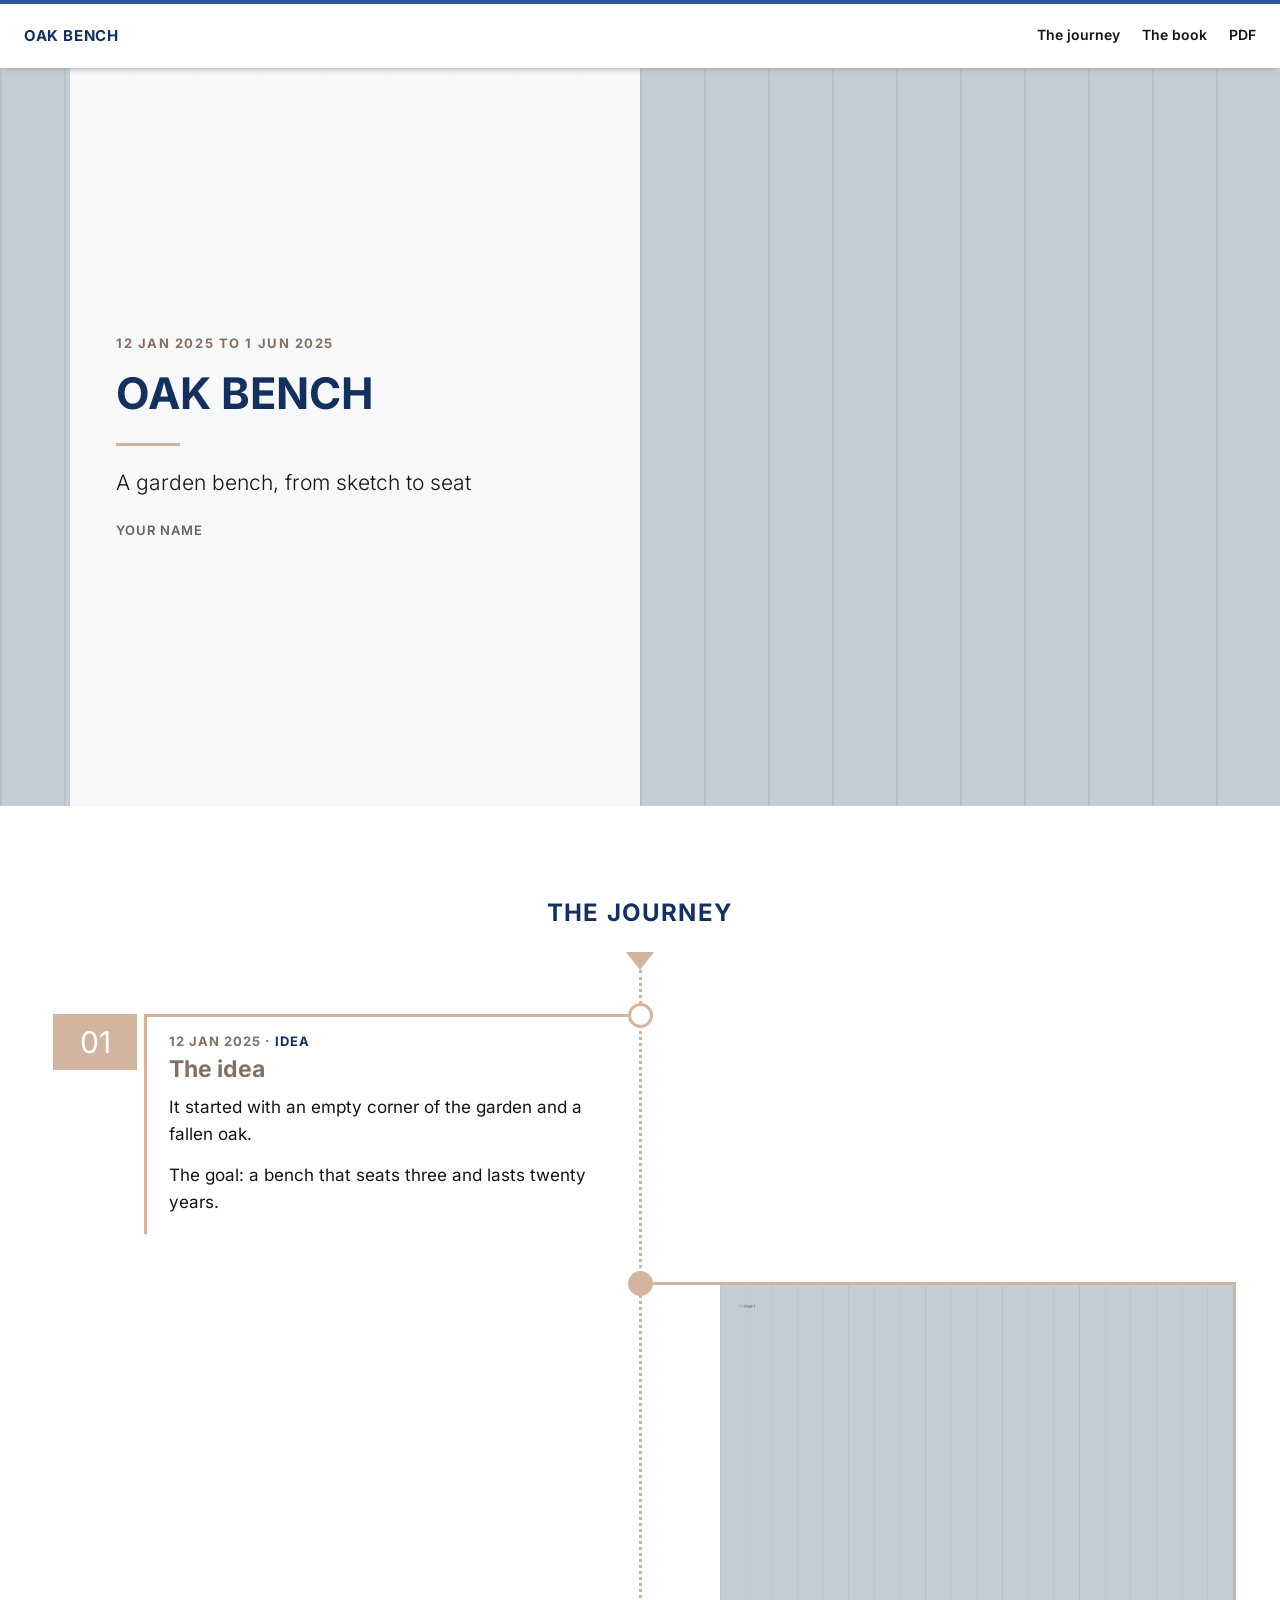
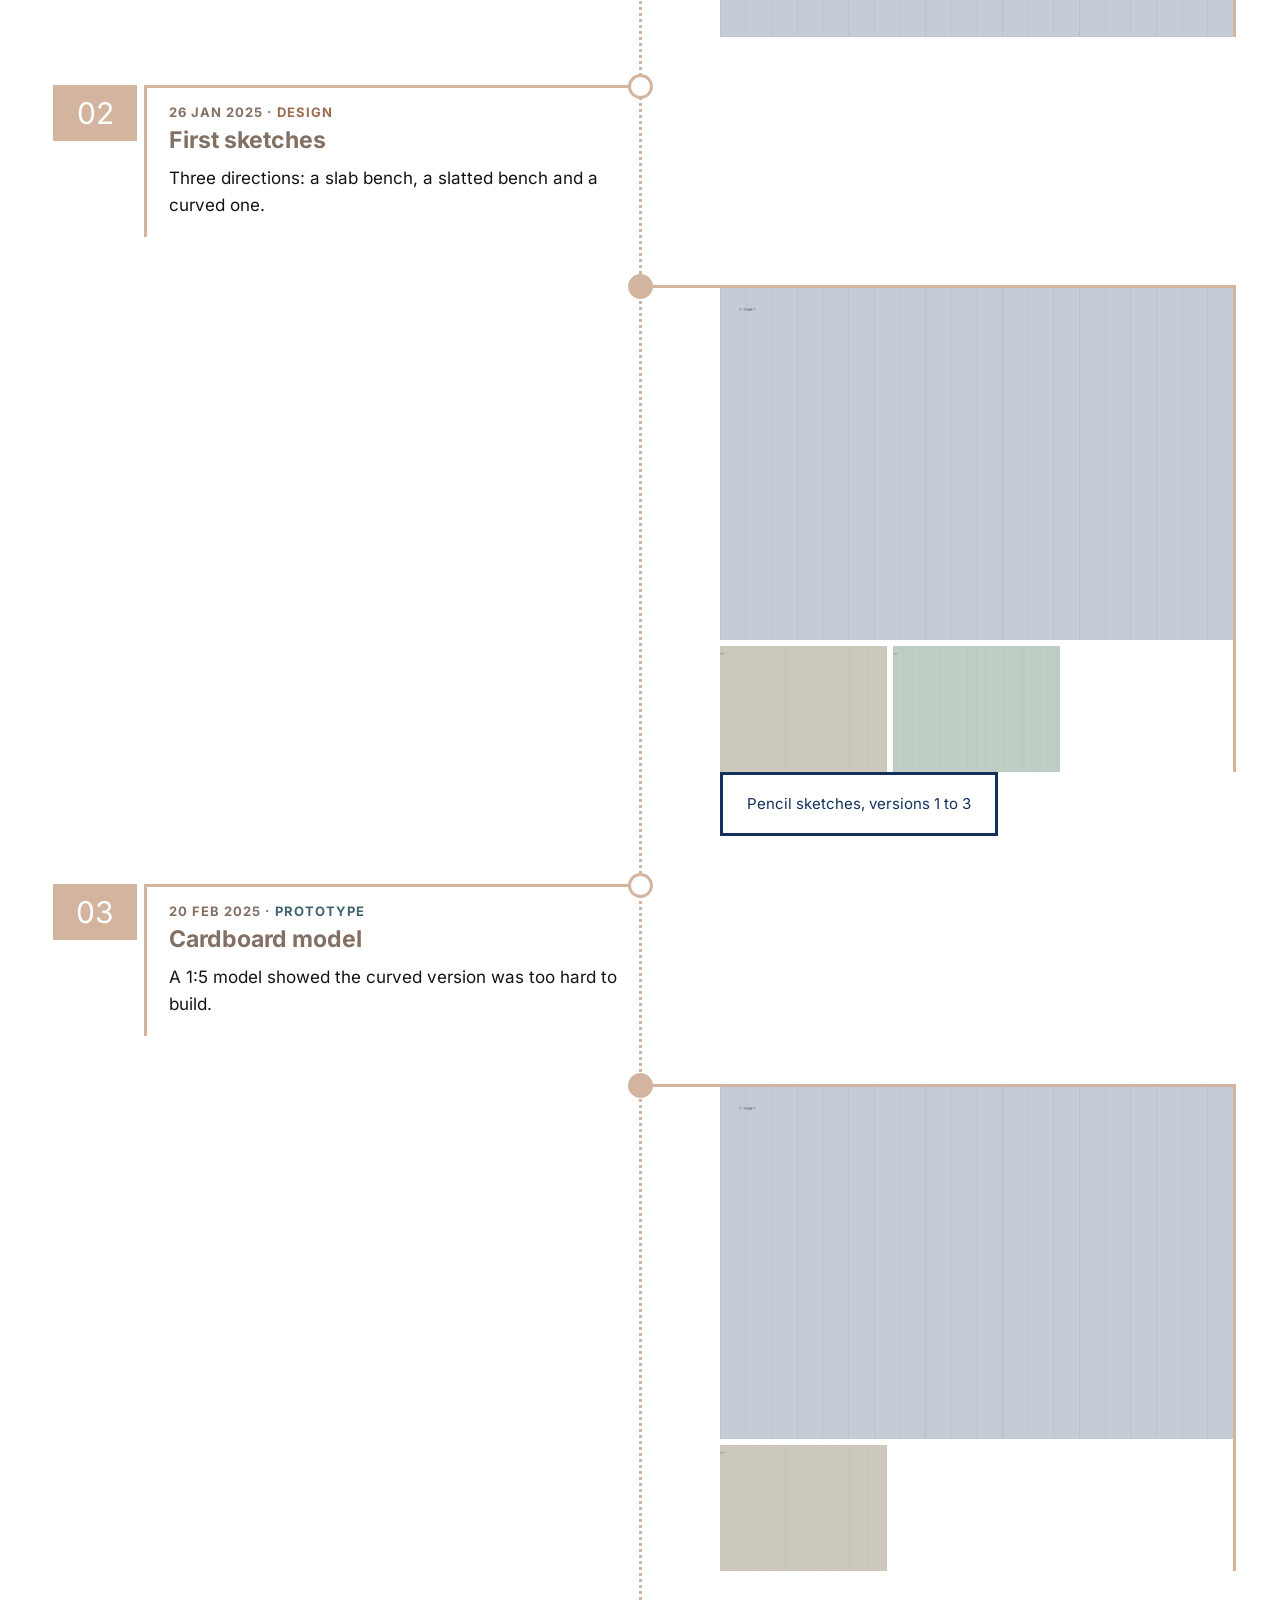
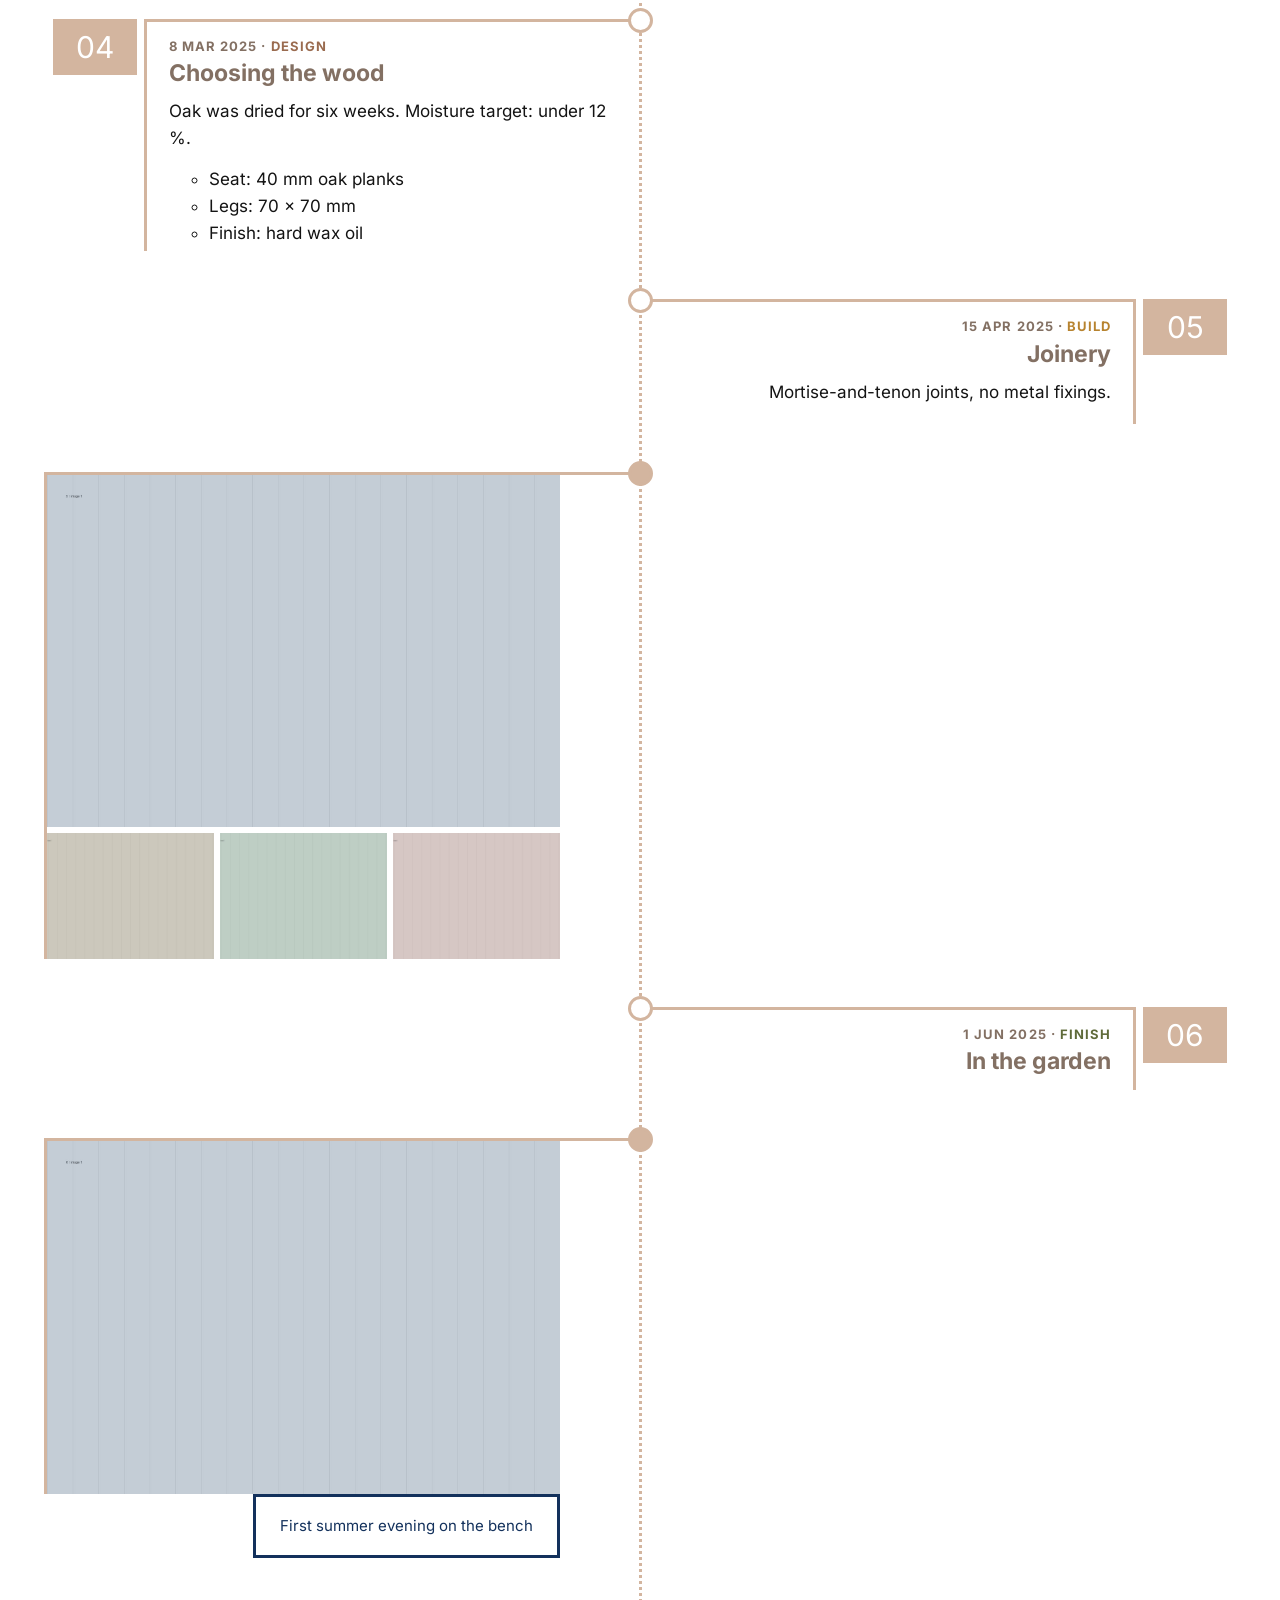
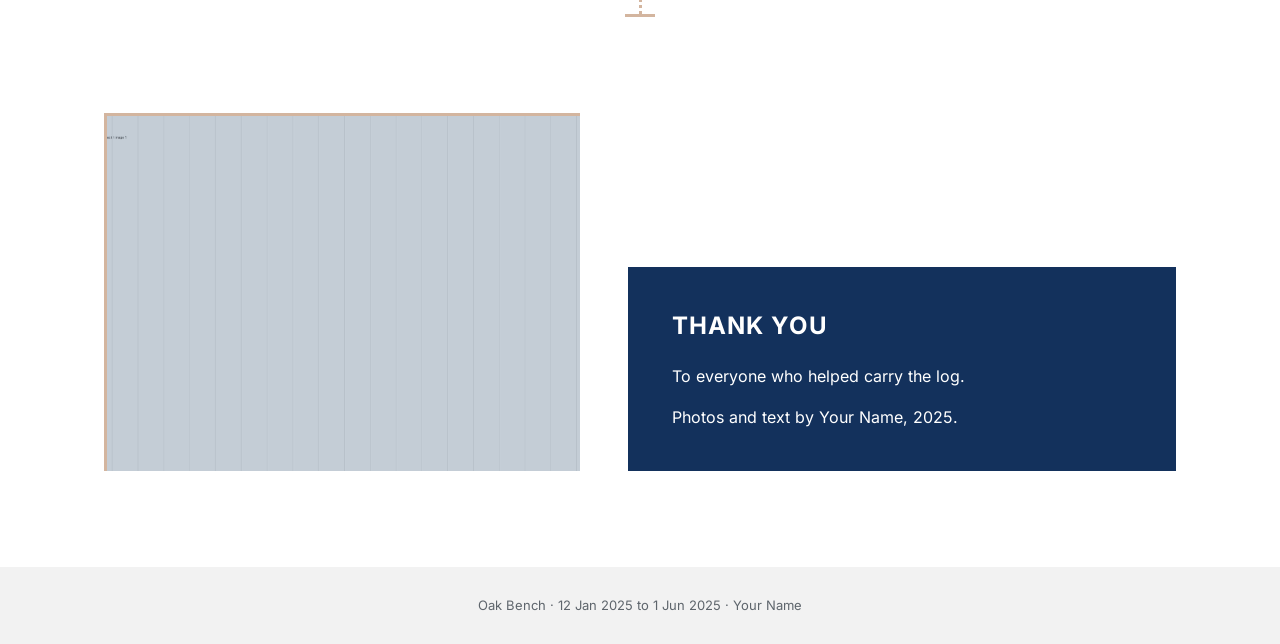
<file: example_project/_output/index.html>
<!doctype html>
<html lang="en">
<head>
<meta charset="utf-8">
<meta name="viewport" content="width=device-width, initial-scale=1">
<title>Oak Bench</title>
<meta name="description" content="A garden bench, from sketch to seat">
<script>document.documentElement.classList.add('js');</script>
<link href="fonts/fonts.css" rel="stylesheet">
<style>
:root {
  --paper: #FFFFFF; --ink: #141414; --muted: #5E656C; --soft: #F2F2F2;
  --line: #D3B59F; --line-ink: #837063; --dark: #13315C; --accent: #2F55A4;
  --sans: 'Inter', 'Segoe UI', 'Helvetica Neue', Arial, sans-serif; --lw: 3px;
}
* { box-sizing: border-box; }
html { scroll-behavior: smooth; }
body { margin: 0; background: var(--paper); color: var(--ink); font-family: var(--sans);
  font-size: 17px; line-height: 1.6; -webkit-font-smoothing: antialiased; }
img { display: block; max-width: 100%; }
a { color: var(--accent); }
em { color: var(--muted); }

.topbar { position: sticky; top: 0; z-index: 20; background: #fff; border-top: 4px solid var(--accent);
  box-shadow: 0 5px 7px -5px #999; }
.topbar-in { max-width: 1280px; margin: 0 auto; padding: 0 24px; height: 64px; display: flex; align-items: center; gap: 24px; }
.brand { flex: 1; min-width: 0; font-weight: 700; font-size: 15px; letter-spacing: .04em; text-transform: uppercase;
  color: var(--dark); text-decoration: none; white-space: nowrap; overflow: hidden; text-overflow: ellipsis; }
.topbar nav { display: flex; gap: 22px; font-size: 14px; font-weight: 600; }
.topbar nav a { color: var(--ink); text-decoration: none; padding: 6px 0; border-bottom: 2px solid transparent; white-space: nowrap; }
.topbar nav a:hover { color: var(--accent); border-color: var(--accent); }
a:focus-visible { outline: 2px solid var(--accent); outline-offset: 3px; }

.hero { position: relative; min-height: min(82vh, 800px); display: flex; background: var(--soft); }
.hero-img { position: absolute; inset: 0; width: 100%; height: 100%; object-fit: cover; }
.hero-box { position: relative; margin-left: 70px; width: min(580px, calc(50% - 70px)); padding: 56px 46px;
  background: rgba(255, 255, 255, .86); display: flex; flex-direction: column; justify-content: center; }
.kicker { margin: 0 0 16px; font-size: 13px; font-weight: 700; letter-spacing: .12em; text-transform: uppercase; color: var(--line-ink); }
.hero h1 { margin: 0; font-size: clamp(30px, 3.4vw, 46px); line-height: 1.08; font-weight: 700;
  text-transform: uppercase; color: var(--dark); overflow-wrap: break-word; }
.hero .rule { display: block; width: 64px; height: var(--lw); background: var(--line); margin: 26px 0 22px; }
.lead { margin: 0; font-size: 21px; line-height: 1.45; font-weight: 300; }
.hero .intro { margin-top: 18px; font-size: 16px; }
.byline { margin: 22px 0 0; font-size: 13px; font-weight: 600; letter-spacing: .08em; text-transform: uppercase; color: var(--muted); }

.section-title { margin: 88px 16px 20px; text-align: center; font-size: 24px; font-weight: 700;
  letter-spacing: .05em; text-transform: uppercase; color: var(--dark); }
.tl-start { width: 0; height: 0; margin: 0 auto; border-left: 14px solid transparent; border-right: 14px solid transparent;
  border-top: 18px solid var(--line); }
.tl-end { width: 30px; height: var(--lw); margin: 0 auto 96px; background: var(--line); }
.tl { position: relative; max-width: 1240px; margin: 0 auto; padding: 44px 24px 8px; list-style: none; }
.tl::before { content: ""; position: absolute; top: 0; bottom: 0; left: 50%; margin-left: -1.5px; border-left: 3px dotted var(--line); }
.tl-item { position: relative; width: 50%; margin-bottom: 48px; }
.tl-item.left { margin-right: 50%; padding-left: 100px; }
.tl-item.right { margin-left: 50%; padding-right: 100px; }
.tl-item.img.left { padding-left: 0; }
.tl-item.img.right { padding-right: 0; }
.tl-circle { position: absolute; top: -11px; width: 25px; height: 25px; border-radius: 50%; background: #fff;
  border: 3px solid var(--line); z-index: 1; }
.left .tl-circle { right: -12.5px; }
.right .tl-circle { left: -12.5px; }
.img .tl-circle { background: var(--line); }

.tl-card { position: relative; border-top: var(--lw) solid var(--line); padding: 14px 22px 4px; }
.left .tl-card { border-left: var(--lw) solid var(--line); }
.right .tl-card { border-right: var(--lw) solid var(--line); text-align: right; }
.tl-num { position: absolute; top: calc(-1 * var(--lw)); width: 84px; padding: 13px 0; background: var(--line);
  color: #fff; font-size: 30px; line-height: 1; text-align: center; }
.left .tl-num { right: calc(100% + 10px); }
.right .tl-num { left: calc(100% + 10px); }
.tl-meta { margin: 0 0 4px; font-size: 13px; font-weight: 700; letter-spacing: .08em; text-transform: uppercase; color: var(--line-ink); }
.tl-meta .phase { color: var(--c); }
.tl-title { margin: 0 0 10px; font-size: 23px; line-height: 1.2; font-weight: 700; color: var(--line-ink); }
.tl-body p { margin: 0 0 .8em; }

.tl-fig { margin: 0; width: fit-content; max-width: 100%; border-top: var(--lw) solid var(--line); }
.left .tl-fig { margin-left: auto; padding-right: 80px; border-left: var(--lw) solid var(--line); }
.right .tl-fig { margin-right: auto; padding-left: 80px; border-right: var(--lw) solid var(--line); }
.gal { display: block; position: relative; width: 100%; padding: 0; border: 0; background: none; cursor: zoom-in; }
.gal img { transition: opacity .2s ease; }
.gal:hover img { opacity: .88; }
.gal:focus-visible { outline: 3px solid var(--accent); outline-offset: 2px; }
.gal-main img { max-height: 380px; width: auto; }
.thumbs { display: grid; grid-template-columns: repeat(3, minmax(0, 1fr)); gap: 6px; margin-top: 6px; }
.thumbs img { width: 100%; aspect-ratio: 4 / 3; object-fit: cover; }
.gal[data-more]::after { content: attr(data-more); position: absolute; inset: 0; display: flex; align-items: center;
  justify-content: center; background: rgba(19, 49, 92, .62); color: #fff; font-size: 22px; font-weight: 700; }

/* gallery pop-up */
.lb { width: 100vw; height: 100dvh; max-width: none; max-height: none; margin: 0; padding: 0; border: 0;
  background: #fff; color: var(--ink); }
.lb[open] { display: grid; grid-template-rows: auto minmax(0, 1fr) auto auto; }
.lb::backdrop { background: rgba(20, 20, 20, .6); }
.lb-top { display: flex; align-items: center; gap: 16px; padding: 14px 20px; border-top: 4px solid var(--accent);
  box-shadow: 0 5px 7px -5px #999; }
.lb-count { background: var(--line); color: #fff; font-size: 18px; line-height: 1; padding: 8px 12px; white-space: nowrap; }
.lb-title { flex: 1; min-width: 0; margin: 0; font-weight: 700; font-size: 17px; text-transform: uppercase;
  letter-spacing: .04em; color: var(--dark); overflow: hidden; text-overflow: ellipsis; white-space: nowrap; }
.lb button { font: inherit; cursor: pointer; }
.lb-close { border: 2px solid var(--dark); background: #fff; color: var(--dark); font-weight: 600; font-size: 14px; padding: 6px 14px; }
.lb-close:hover { background: var(--dark); color: #fff; }
.lb-stage { position: relative; display: flex; align-items: center; justify-content: center; min-height: 0; padding: 24px 76px; }
.lb-frame { max-width: 100%; max-height: 100%; min-height: 0;
  border-top: var(--lw) solid var(--line); border-left: var(--lw) solid var(--line); }
.lb-img { max-width: 100%; max-height: calc(100dvh - 300px); width: auto; height: auto; }
.lb-prev, .lb-next { position: absolute; top: 50%; width: 52px; height: 52px; margin-top: -26px; border-radius: 50%;
  border: 3px solid var(--line); background: #fff; color: var(--dark); font-size: 28px; line-height: 1; }
.lb-prev { left: 14px; }
.lb-next { right: 14px; }
.lb-prev:hover, .lb-next:hover { background: var(--line); color: #fff; }
.lb button:focus-visible { outline: 3px solid var(--accent); outline-offset: 2px; }
.lb-cap { justify-self: center; max-width: min(760px, calc(100% - 32px)); margin: 0 0 14px; padding: 12px 20px;
  border: var(--lw) solid var(--dark); color: var(--dark); font-size: 15px; }
.lb-cap[hidden] { display: none; }
.lb-strip { display: flex; gap: 6px; justify-content: center; padding: 0 16px 18px; overflow-x: auto; }
.lb-strip button { flex: none; padding: 0; border: 3px solid transparent; background: none; }
.lb-strip button[aria-current="true"] { border-color: var(--line); }
.lb-strip img { width: 84px; height: 60px; object-fit: cover; }
.lb.single .lb-prev, .lb.single .lb-next, .lb.single .lb-strip { display: none; }
.tl-cap { width: fit-content; max-width: calc(100% - 80px); margin: 0; padding: 18px 24px; font-size: 15px; line-height: 1.5;
  color: var(--dark); background: #fff; border: var(--lw) solid var(--dark); }
.left .tl-cap { margin-left: auto; margin-right: 80px; }
.right .tl-cap { margin-left: 80px; }

.closing { max-width: 1120px; margin: 0 auto 96px; padding: 0 24px; display: grid;
  grid-template-columns: minmax(0, 1fr) minmax(0, 1.15fr); gap: 48px; align-items: end; }
.closing.no-img { grid-template-columns: minmax(0, 760px); justify-content: center; }
.closing-fig { margin: 0; border-top: var(--lw) solid var(--line); border-left: var(--lw) solid var(--line); }
.closing-fig img { width: 100%; aspect-ratio: 4 / 3; object-fit: cover; }
.closing-box { background: var(--dark); color: #fff; padding: 40px 44px; font-size: 16px; }
.closing-box h2 { margin: 0 0 18px; font-size: 24px; letter-spacing: .04em; text-transform: uppercase; }
.closing-box p:last-child { margin-bottom: 0; }
.closing-box em { color: #D9E0E8; }
.closing-box a { color: #fff; }

.site-foot { background: var(--soft); padding: 28px 24px; text-align: center; font-size: 13px; color: var(--muted); }

.js .tl-item { opacity: 0; transform: translateY(60px); }
.js .tl-item.on { opacity: 1; transform: none; transition: opacity .75s ease, transform .75s ease; }
@media (prefers-reduced-motion: reduce) {
  .js .tl-item { opacity: 1; transform: none; transition: none; }
  html { scroll-behavior: auto; }
}

@media (max-width: 900px) {
  .topbar-in { padding: 0 16px; gap: 14px; }
  .topbar nav { gap: 14px; font-size: 13px; }
  .hero { display: block; min-height: 0; }
  .hero-img { position: static; height: 58vw; max-height: 420px; }
  .hero-box { width: auto; margin: 0; padding: 32px 16px 8px; background: #fff; }
  .section-title { margin-top: 56px; }
  .tl { padding: 36px 16px 8px; }
  .tl::before { left: 26px; }
  .tl-item, .tl-item.left, .tl-item.right, .tl-item.img.left, .tl-item.img.right {
    width: 100%; margin: 0 0 40px; padding: 0 0 0 40px; }
  .left .tl-circle, .right .tl-circle { left: -2.5px; right: auto; }
  .left .tl-card, .right .tl-card { border-left: var(--lw) solid var(--line); border-right: 0; text-align: left; padding: 14px 16px 4px; }
  .tl-num { position: static; display: inline-block; width: auto; padding: 8px 12px; margin-bottom: 10px; font-size: 22px; }
  .tl-title { font-size: 20px; }
  .left .tl-fig, .right .tl-fig { width: auto; margin: 0; padding: 0; border-left: var(--lw) solid var(--line); border-right: 0; }
  .gal-main img { width: 100%; max-height: none; }
  .lb-stage { padding: 12px 8px; }
  .lb-img { max-height: calc(100dvh - 240px); }
  .lb-prev, .lb-next { width: 42px; height: 42px; margin-top: -21px; font-size: 22px; }
  .lb-prev { left: 6px; }
  .lb-next { right: 6px; }
  .lb-strip { justify-content: flex-start; }
  .lb-strip img { width: 64px; height: 46px; }
  .left .tl-cap, .right .tl-cap { width: auto; max-width: none; margin: 0; padding: 14px 16px; }
  .closing, .closing.no-img { grid-template-columns: minmax(0, 1fr); gap: 24px; padding: 0 16px; margin-bottom: 64px; }
  .closing-box { padding: 28px 22px; }
}
</style>
</head>
<body>
<header class="topbar"><div class="topbar-in">
  <a class="brand" href="#top">Oak Bench</a>
  <nav><a href="#pot">The journey</a><a href="preview.html">The book</a><a href="Oak_Bench.pdf">PDF</a></nav>
</div></header>
<main id="top">
  <section class="hero">
    <img class="hero-img" src="_img/0eb3eff7cdeb.jpg" alt="">
    <div class="hero-box">
      <p class="kicker">12 Jan 2025 to 1 Jun 2025</p>
      <h1>Oak Bench</h1>
      <span class="rule"></span>
      <p class="lead">A garden bench, from sketch to seat</p>
      
      <p class="byline">Your Name</p>
    </div>
  </section>
  <h2 class="section-title" id="pot">The journey</h2>
  <div class="tl-start"></div>
  <ol class="tl">
    <li class="tl-item text left" style="--c:#13315C">
      <span class="tl-circle"></span>
      <div class="tl-card">
        <span class="tl-num">01</span>
        <p class="tl-meta">12 Jan 2025 · <span class="phase">Idea</span></p>
        <h3 class="tl-title">The idea</h3>
        <div class="tl-body"><p>It started with an empty corner of the garden and a fallen oak.</p>
<p>The goal: a bench that seats three and lasts twenty years.</p></div>
      </div>
    </li>
    <li class="tl-item img right">
      <span class="tl-circle"></span>
      <figure class="tl-fig"><button type="button" class="gal gal-main" data-g="p1" data-i="0" aria-label="Open gallery: The idea (1 photos)"><img src="_img/f4873120ff74.jpg" alt="The idea" loading="lazy"></button></figure>
      
    </li>
    <li class="tl-item text left" style="--c:#9A6B4F">
      <span class="tl-circle"></span>
      <div class="tl-card">
        <span class="tl-num">02</span>
        <p class="tl-meta">26 Jan 2025 · <span class="phase">Design</span></p>
        <h3 class="tl-title">First sketches</h3>
        <div class="tl-body"><p>Three directions: a slab bench, a slatted bench and a curved one.</p></div>
      </div>
    </li>
    <li class="tl-item img right">
      <span class="tl-circle"></span>
      <figure class="tl-fig"><button type="button" class="gal gal-main" data-g="p2" data-i="0" aria-label="Open gallery: First sketches (3 photos)"><img src="_img/624c20e6e5e2.jpg" alt="First sketches" loading="lazy"></button><div class="thumbs"><button type="button" class="gal" data-g="p2" data-i="1" aria-label="Open gallery: First sketches (3 photos)"><img src="_img/dfc3cd96281c.jpg" alt="" loading="lazy"></button><button type="button" class="gal" data-g="p2" data-i="2" aria-label="Open gallery: First sketches (3 photos)"><img src="_img/e829c0b112e0.jpg" alt="" loading="lazy"></button></div></figure>
      <p class="tl-cap">Pencil sketches, versions 1 to 3</p>
    </li>
    <li class="tl-item text left" style="--c:#3F6470">
      <span class="tl-circle"></span>
      <div class="tl-card">
        <span class="tl-num">03</span>
        <p class="tl-meta">20 Feb 2025 · <span class="phase">Prototype</span></p>
        <h3 class="tl-title">Cardboard model</h3>
        <div class="tl-body"><p>A 1:5 model showed the curved version was too hard to build.</p></div>
      </div>
    </li>
    <li class="tl-item img right">
      <span class="tl-circle"></span>
      <figure class="tl-fig"><button type="button" class="gal gal-main" data-g="p3" data-i="0" aria-label="Open gallery: Cardboard model (2 photos)"><img src="_img/c85b2122e63b.jpg" alt="Cardboard model" loading="lazy"></button><div class="thumbs"><button type="button" class="gal" data-g="p3" data-i="1" aria-label="Open gallery: Cardboard model (2 photos)"><img src="_img/c215b9d51a7e.jpg" alt="" loading="lazy"></button></div></figure>
      
    </li>
    <li class="tl-item text left" style="--c:#9A6B4F">
      <span class="tl-circle"></span>
      <div class="tl-card">
        <span class="tl-num">04</span>
        <p class="tl-meta">8 Mar 2025 · <span class="phase">Design</span></p>
        <h3 class="tl-title">Choosing the wood</h3>
        <div class="tl-body"><p>Oak was dried for six weeks. Moisture target: under 12 %.</p>
<ul>
<li>Seat: 40 mm oak planks</li>
<li>Legs: 70 x 70 mm</li>
<li>Finish: hard wax oil</li>
</ul></div>
      </div>
    </li>
    <li class="tl-item text right" style="--c:#B7832F">
      <span class="tl-circle"></span>
      <div class="tl-card">
        <span class="tl-num">05</span>
        <p class="tl-meta">15 Apr 2025 · <span class="phase">Build</span></p>
        <h3 class="tl-title">Joinery</h3>
        <div class="tl-body"><p>Mortise-and-tenon joints, no metal fixings.</p></div>
      </div>
    </li>
    <li class="tl-item img left">
      <span class="tl-circle"></span>
      <figure class="tl-fig"><button type="button" class="gal gal-main" data-g="p5" data-i="0" aria-label="Open gallery: Joinery (4 photos)"><img src="_img/2cec401ebb1c.jpg" alt="Joinery" loading="lazy"></button><div class="thumbs"><button type="button" class="gal" data-g="p5" data-i="1" aria-label="Open gallery: Joinery (4 photos)"><img src="_img/59efe5732ac1.jpg" alt="" loading="lazy"></button><button type="button" class="gal" data-g="p5" data-i="2" aria-label="Open gallery: Joinery (4 photos)"><img src="_img/dba932a801ac.jpg" alt="" loading="lazy"></button><button type="button" class="gal" data-g="p5" data-i="3" aria-label="Open gallery: Joinery (4 photos)"><img src="_img/6611f14dd1c2.jpg" alt="" loading="lazy"></button></div></figure>
      
    </li>
    <li class="tl-item text right" style="--c:#5F6B3A">
      <span class="tl-circle"></span>
      <div class="tl-card">
        <span class="tl-num">06</span>
        <p class="tl-meta">1 Jun 2025 · <span class="phase">Finish</span></p>
        <h3 class="tl-title">In the garden</h3>
        
      </div>
    </li>
    <li class="tl-item img left">
      <span class="tl-circle"></span>
      <figure class="tl-fig"><button type="button" class="gal gal-main" data-g="p6" data-i="0" aria-label="Open gallery: In the garden (1 photos)"><img src="_img/9fee8c12097e.jpg" alt="In the garden" loading="lazy"></button></figure>
      <p class="tl-cap">First summer evening on the bench</p>
    </li>
  </ol>
  <div class="tl-end"></div>
  
  <section class="closing ">
    <figure class="closing-fig"><img src="_img/6340632a0f5b.jpg" alt="" loading="lazy"></figure>
    <div class="closing-box">
      <h2>Thank you</h2>
      <p>To everyone who helped carry the log.</p>
<p>Photos and text by Your Name, 2025.</p>
    </div>
  </section>
</main>
<footer class="site-foot">Oak Bench · 12 Jan 2025 to 1 Jun 2025 · Your Name</footer>
<script type="application/json" id="gallery-data">{"p1": {"title": "01 · The idea", "caption": "", "images": ["_img/f4873120ff74.jpg"]}, "p2": {"title": "02 · First sketches", "caption": "Pencil sketches, versions 1 to 3", "images": ["_img/624c20e6e5e2.jpg", "_img/dfc3cd96281c.jpg", "_img/e829c0b112e0.jpg"]}, "p3": {"title": "03 · Cardboard model", "caption": "", "images": ["_img/c85b2122e63b.jpg", "_img/c215b9d51a7e.jpg"]}, "p5": {"title": "05 · Joinery", "caption": "", "images": ["_img/2cec401ebb1c.jpg", "_img/59efe5732ac1.jpg", "_img/dba932a801ac.jpg", "_img/6611f14dd1c2.jpg"]}, "p6": {"title": "06 · In the garden", "caption": "First summer evening on the bench", "images": ["_img/9fee8c12097e.jpg"]}}</script>

<dialog class="lb" aria-labelledby="lb-title">
  <div class="lb-top">
    <span class="lb-count"></span>
    <p class="lb-title" id="lb-title"></p>
    <button type="button" class="lb-close">Close</button>
  </div>
  <div class="lb-stage">
    <button type="button" class="lb-prev" aria-label="Previous photo">&#8249;</button>
    <div class="lb-frame"><img class="lb-img" alt=""></div>
    <button type="button" class="lb-next" aria-label="Next photo">&#8250;</button>
  </div>
  <p class="lb-cap"></p>
  <div class="lb-strip"></div>
</dialog>
<script>
(function(){
  var dlg = document.querySelector('.lb'), src = document.getElementById('gallery-data');
  if (!dlg || !src || !dlg.showModal) return;
  var data = JSON.parse(src.textContent), g = null, i = 0, opener = null, x0 = null;
  var img = dlg.querySelector('.lb-img'), count = dlg.querySelector('.lb-count'),
      title = dlg.querySelector('.lb-title'), cap = dlg.querySelector('.lb-cap'), strip = dlg.querySelector('.lb-strip');
  function show(k) {
    var n = g.images.length;
    i = (k + n) % n;
    img.src = g.images[i];
    img.alt = g.title + ' (' + (i + 1) + '/' + n + ')';
    count.textContent = (i + 1) + ' / ' + n;
    strip.querySelectorAll('button').forEach(function(b, j){ b.setAttribute('aria-current', j === i ? 'true' : 'false'); });
    var cur = strip.children[i]; if (cur) cur.scrollIntoView({ block: 'nearest', inline: 'nearest' });
  }
  function open(key, k, from) {
    g = data[key]; if (!g) return;
    opener = from;
    title.textContent = g.title;
    cap.textContent = g.caption || ''; cap.hidden = !g.caption;
    dlg.classList.toggle('single', g.images.length < 2);
    strip.innerHTML = '';
    g.images.forEach(function(u, j){
      var b = document.createElement('button'); b.type = 'button';
      b.setAttribute('aria-label', (j + 1) + ' / ' + g.images.length);
      var t = document.createElement('img'); t.src = u; t.alt = ''; b.appendChild(t);
      b.addEventListener('click', function(){ show(j); });
      strip.appendChild(b);
    });
    dlg.showModal();
    show(k);
  }
  document.addEventListener('click', function(e){
    var b = e.target.closest('[data-g]');
    if (b) open(b.getAttribute('data-g'), +b.getAttribute('data-i') || 0, b);
  });
  dlg.querySelector('.lb-prev').addEventListener('click', function(){ show(i - 1); });
  dlg.querySelector('.lb-next').addEventListener('click', function(){ show(i + 1); });
  dlg.querySelector('.lb-close').addEventListener('click', function(){ dlg.close(); });
  dlg.addEventListener('click', function(e){ if (e.target === dlg) dlg.close(); });
  dlg.addEventListener('keydown', function(e){
    if (e.key === 'ArrowLeft') { show(i - 1); e.preventDefault(); }
    if (e.key === 'ArrowRight') { show(i + 1); e.preventDefault(); }
  });
  dlg.addEventListener('close', function(){ img.removeAttribute('src'); if (opener) opener.focus(); });
  var stage = dlg.querySelector('.lb-stage');
  stage.addEventListener('touchstart', function(e){ x0 = e.touches[0].clientX; }, { passive: true });
  stage.addEventListener('touchend', function(e){
    if (x0 === null) return;
    var dx = e.changedTouches[0].clientX - x0; x0 = null;
    if (Math.abs(dx) > 50) show(i + (dx < 0 ? 1 : -1));
  });
})();
</script>

<script>
(function(){
  var items = document.querySelectorAll('.tl-item');
  function show(e){ e.classList.add('on'); }
  if (!('IntersectionObserver' in window) || matchMedia('(prefers-reduced-motion: reduce)').matches) {
    items.forEach(show); return;
  }
  var io = new IntersectionObserver(function(entries){
    entries.forEach(function(en){ if (en.isIntersecting) { show(en.target); io.unobserve(en.target); } });
  }, { rootMargin: '0px 0px -8% 0px' });
  items.forEach(function(e){ io.observe(e); });
})();
</script>
</body>
</html>
</file>
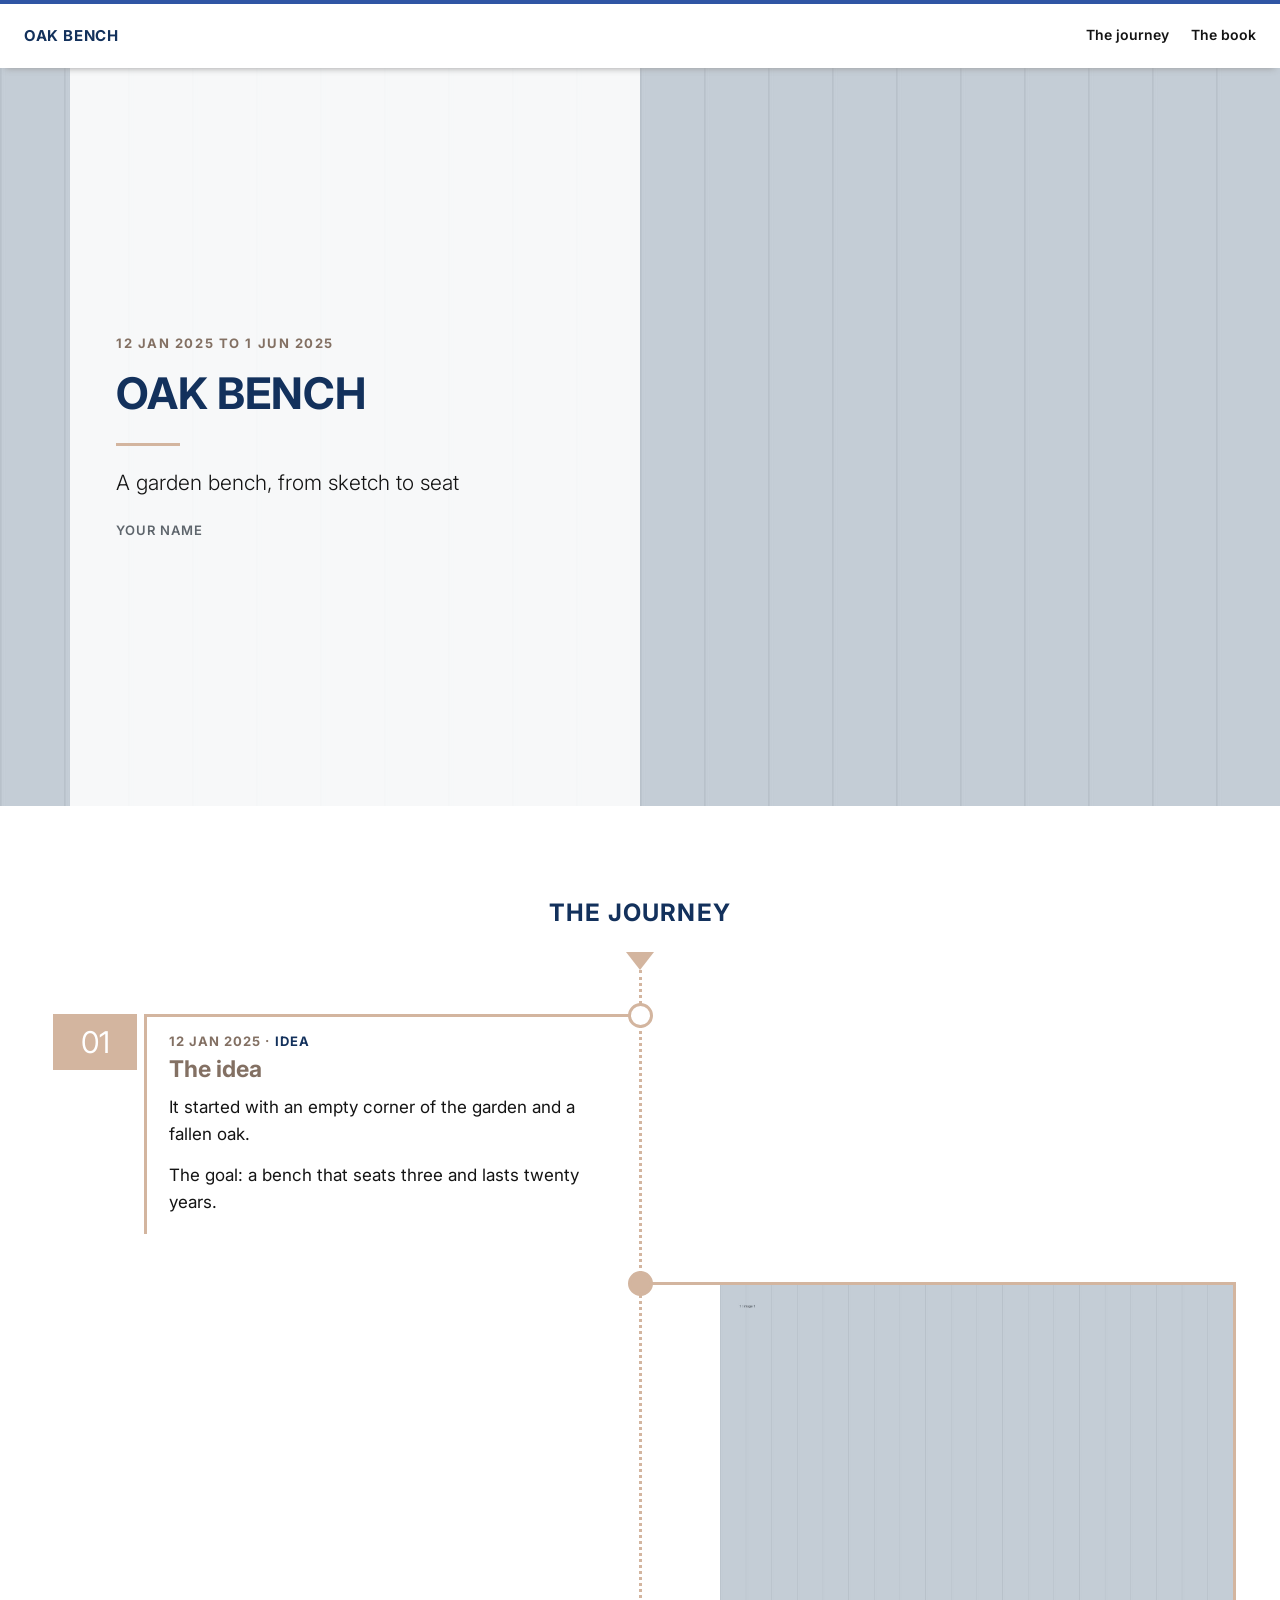
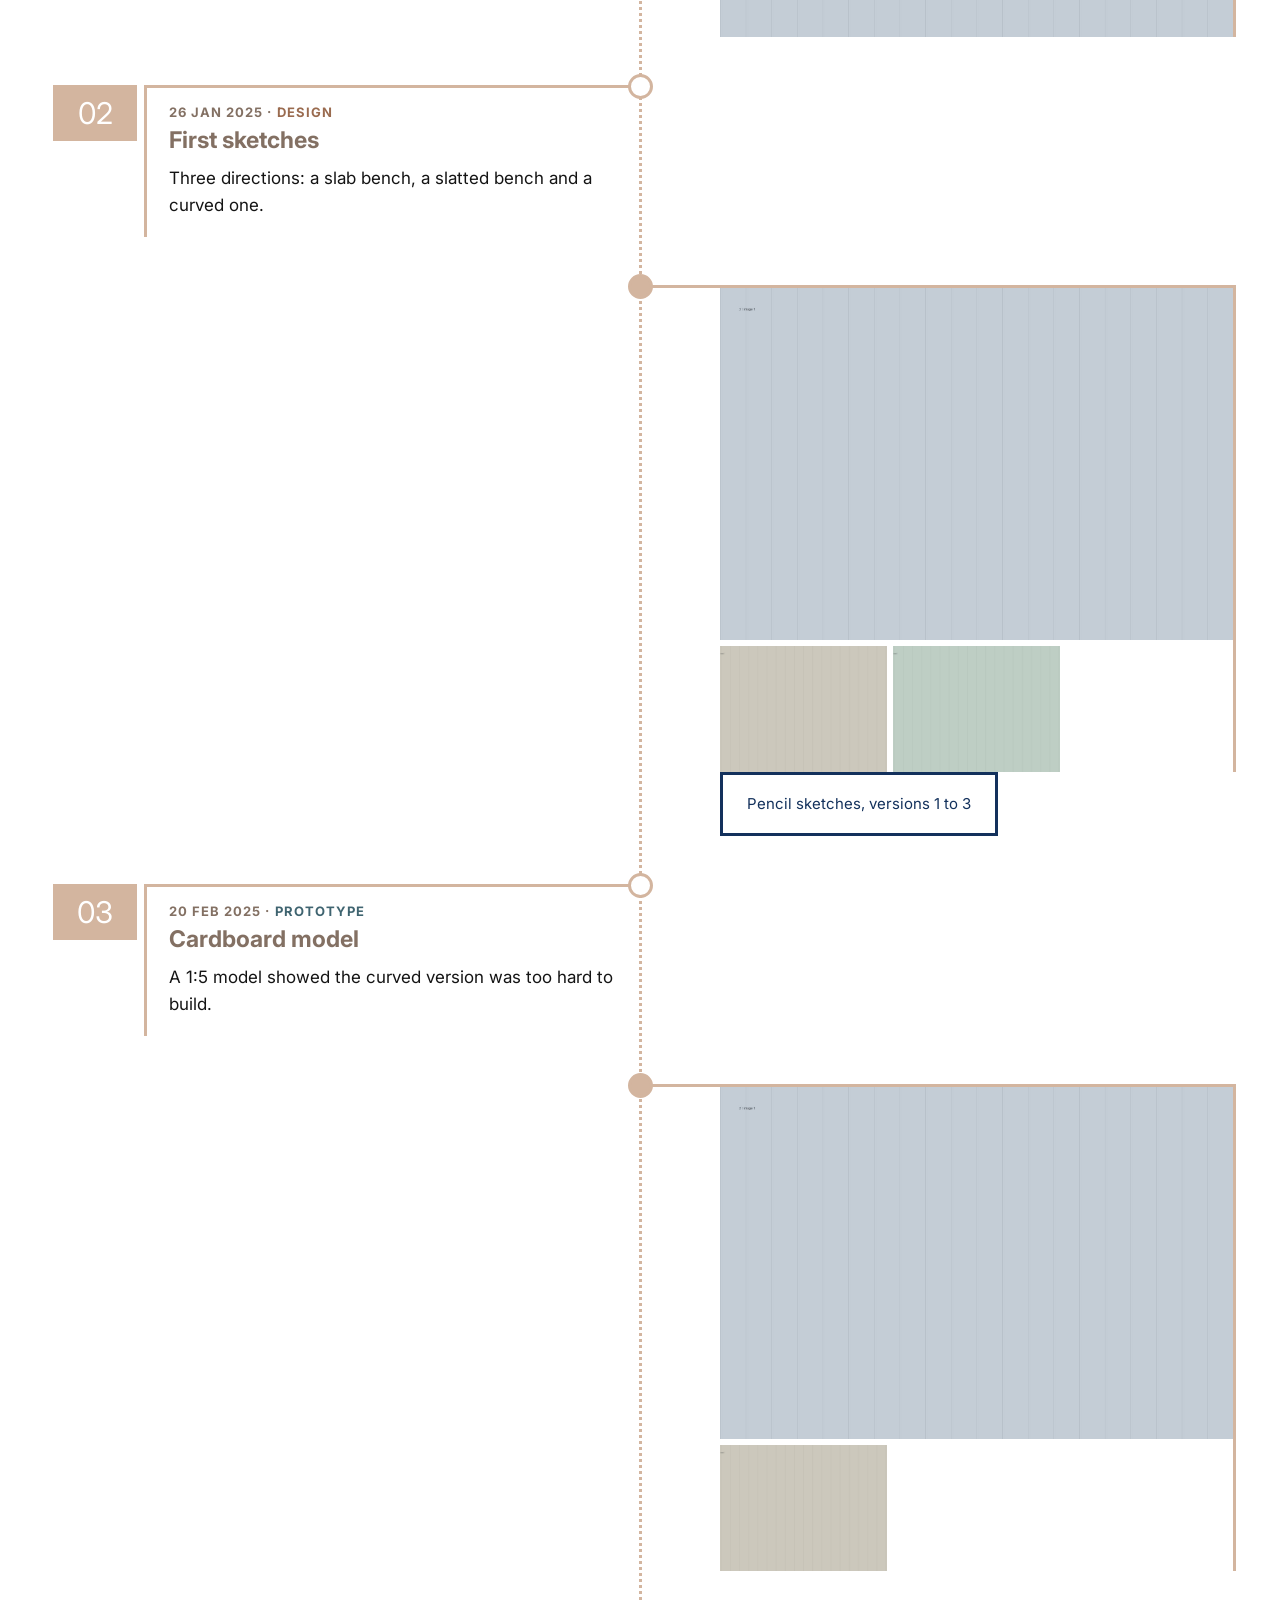
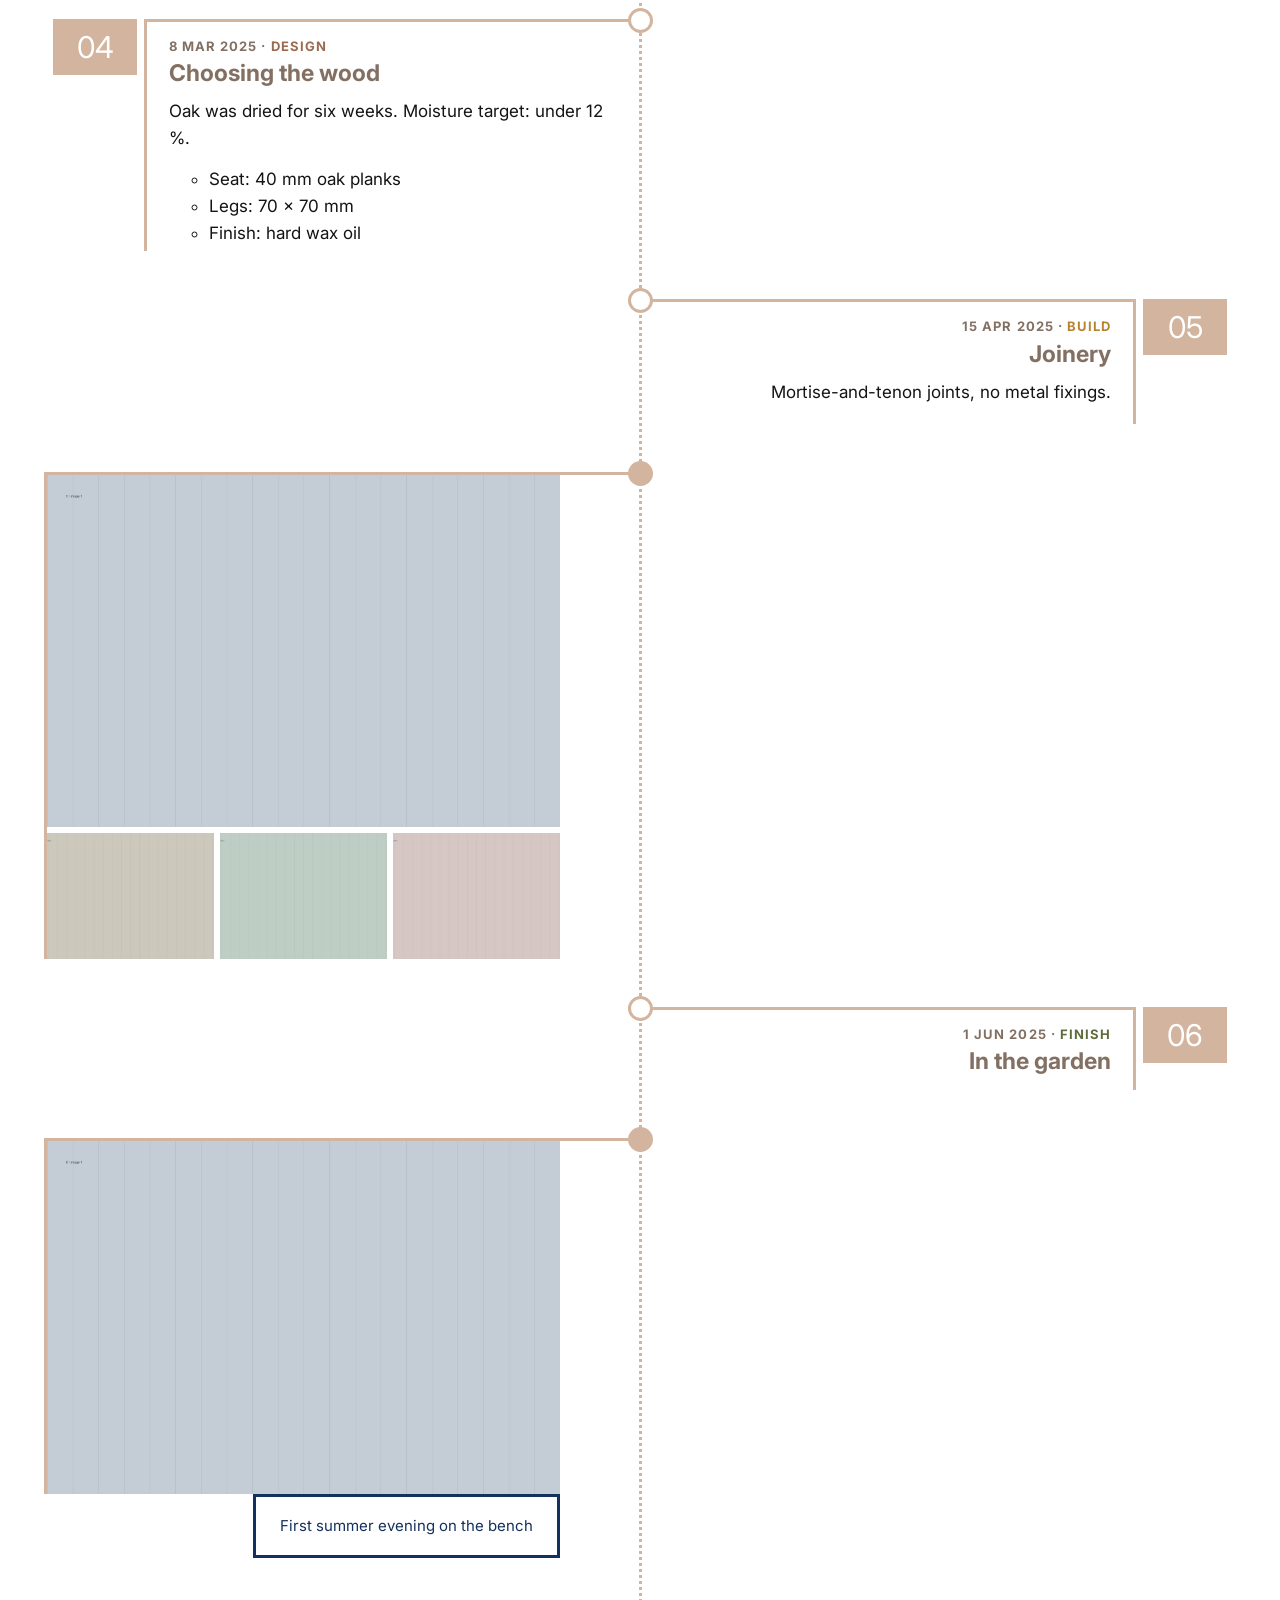
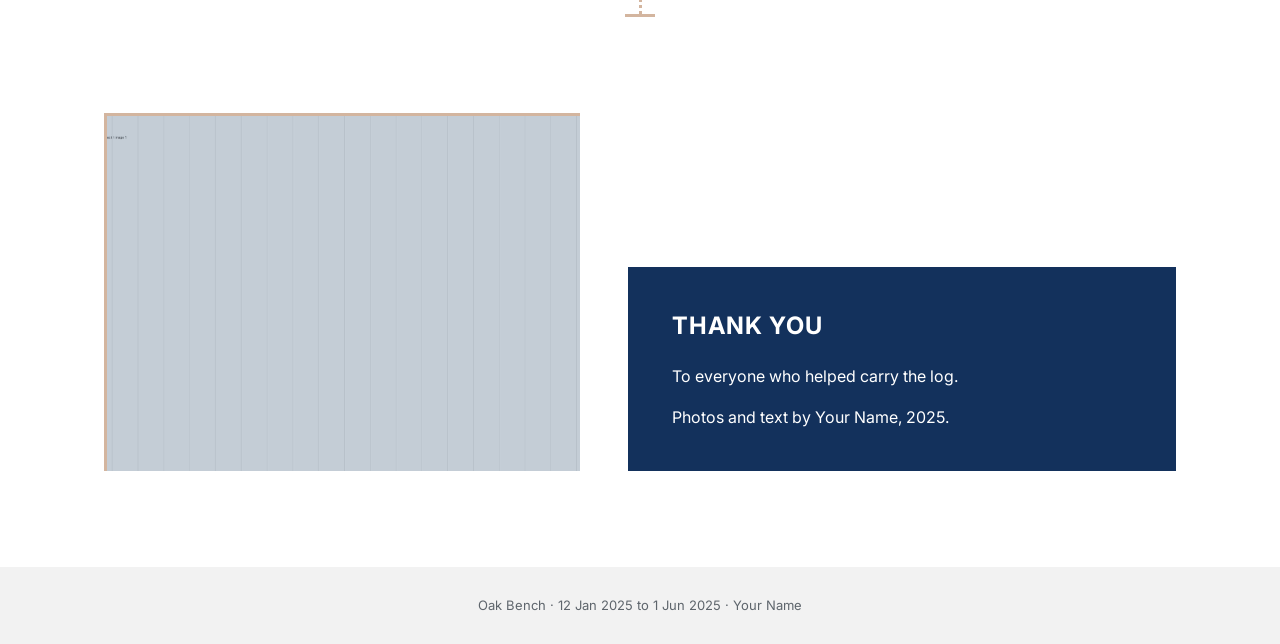
<file: my_project/_output/index.html>
<!doctype html>
<html lang="en">
<head>
<meta charset="utf-8">
<meta name="viewport" content="width=device-width, initial-scale=1">
<title>Oak Bench</title>
<meta name="description" content="A garden bench, from sketch to seat">
<script>document.documentElement.classList.add('js');</script>
<link rel="preconnect" href="https://fonts.googleapis.com">
<link href="https://fonts.googleapis.com/css2?family=Inter:ital,wght@0,300;0,400;0,600;0,700;1,300;1,400&display=swap" rel="stylesheet">
<style>
:root {
  --paper: #FFFFFF; --ink: #141414; --muted: #5E656C; --soft: #F2F2F2;
  --line: #D3B59F; --line-ink: #837063; --dark: #13315C; --accent: #2F55A4;
  --sans: 'Inter', 'Segoe UI', 'Helvetica Neue', Arial, sans-serif; --lw: 3px;
}
* { box-sizing: border-box; }
html { scroll-behavior: smooth; }
body { margin: 0; background: var(--paper); color: var(--ink); font-family: var(--sans);
  font-size: 17px; line-height: 1.6; -webkit-font-smoothing: antialiased; }
img { display: block; max-width: 100%; }
a { color: var(--accent); }
em { color: var(--muted); }

.topbar { position: sticky; top: 0; z-index: 20; background: #fff; border-top: 4px solid var(--accent);
  box-shadow: 0 5px 7px -5px #999; }
.topbar-in { max-width: 1280px; margin: 0 auto; padding: 0 24px; height: 64px; display: flex; align-items: center; gap: 24px; }
.brand { flex: 1; min-width: 0; font-weight: 700; font-size: 15px; letter-spacing: .04em; text-transform: uppercase;
  color: var(--dark); text-decoration: none; white-space: nowrap; overflow: hidden; text-overflow: ellipsis; }
.topbar nav { display: flex; gap: 22px; font-size: 14px; font-weight: 600; }
.topbar nav a { color: var(--ink); text-decoration: none; padding: 6px 0; border-bottom: 2px solid transparent; white-space: nowrap; }
.topbar nav a:hover { color: var(--accent); border-color: var(--accent); }
a:focus-visible { outline: 2px solid var(--accent); outline-offset: 3px; }

.hero { position: relative; min-height: min(82vh, 800px); display: flex; background: var(--soft); }
.hero-img { position: absolute; inset: 0; width: 100%; height: 100%; object-fit: cover; }
.hero-box { position: relative; margin-left: 70px; width: min(580px, calc(50% - 70px)); padding: 56px 46px;
  background: rgba(255, 255, 255, .86); display: flex; flex-direction: column; justify-content: center; }
.kicker { margin: 0 0 16px; font-size: 13px; font-weight: 700; letter-spacing: .12em; text-transform: uppercase; color: var(--line-ink); }
.hero h1 { margin: 0; font-size: clamp(30px, 3.4vw, 46px); line-height: 1.08; font-weight: 700;
  text-transform: uppercase; color: var(--dark); overflow-wrap: break-word; }
.hero .rule { display: block; width: 64px; height: var(--lw); background: var(--line); margin: 26px 0 22px; }
.lead { margin: 0; font-size: 21px; line-height: 1.45; font-weight: 300; }
.hero .intro { margin-top: 18px; font-size: 16px; }
.byline { margin: 22px 0 0; font-size: 13px; font-weight: 600; letter-spacing: .08em; text-transform: uppercase; color: var(--muted); }

.section-title { margin: 88px 16px 20px; text-align: center; font-size: 24px; font-weight: 700;
  letter-spacing: .05em; text-transform: uppercase; color: var(--dark); }
.tl-start { width: 0; height: 0; margin: 0 auto; border-left: 14px solid transparent; border-right: 14px solid transparent;
  border-top: 18px solid var(--line); }
.tl-end { width: 30px; height: var(--lw); margin: 0 auto 96px; background: var(--line); }
.tl { position: relative; max-width: 1240px; margin: 0 auto; padding: 44px 24px 8px; list-style: none; }
.tl::before { content: ""; position: absolute; top: 0; bottom: 0; left: 50%; margin-left: -1.5px; border-left: 3px dotted var(--line); }
.tl-item { position: relative; width: 50%; margin-bottom: 48px; }
.tl-item.left { margin-right: 50%; padding-left: 100px; }
.tl-item.right { margin-left: 50%; padding-right: 100px; }
.tl-item.img.left { padding-left: 0; }
.tl-item.img.right { padding-right: 0; }
.tl-circle { position: absolute; top: -11px; width: 25px; height: 25px; border-radius: 50%; background: #fff;
  border: 3px solid var(--line); z-index: 1; }
.left .tl-circle { right: -12.5px; }
.right .tl-circle { left: -12.5px; }
.img .tl-circle { background: var(--line); }

.tl-card { position: relative; border-top: var(--lw) solid var(--line); padding: 14px 22px 4px; }
.left .tl-card { border-left: var(--lw) solid var(--line); }
.right .tl-card { border-right: var(--lw) solid var(--line); text-align: right; }
.tl-num { position: absolute; top: calc(-1 * var(--lw)); width: 84px; padding: 13px 0; background: var(--line);
  color: #fff; font-size: 30px; line-height: 1; text-align: center; }
.left .tl-num { right: calc(100% + 10px); }
.right .tl-num { left: calc(100% + 10px); }
.tl-meta { margin: 0 0 4px; font-size: 13px; font-weight: 700; letter-spacing: .08em; text-transform: uppercase; color: var(--line-ink); }
.tl-meta .phase { color: var(--c); }
.tl-title { margin: 0 0 10px; font-size: 23px; line-height: 1.2; font-weight: 700; color: var(--line-ink); }
.tl-body p { margin: 0 0 .8em; }

.tl-fig { margin: 0; width: fit-content; max-width: 100%; border-top: var(--lw) solid var(--line); }
.left .tl-fig { margin-left: auto; padding-right: 80px; border-left: var(--lw) solid var(--line); }
.right .tl-fig { margin-right: auto; padding-left: 80px; border-right: var(--lw) solid var(--line); }
.gal { display: block; position: relative; width: 100%; padding: 0; border: 0; background: none; cursor: zoom-in; }
.gal img { transition: opacity .2s ease; }
.gal:hover img { opacity: .88; }
.gal:focus-visible { outline: 3px solid var(--accent); outline-offset: 2px; }
.gal-main img { max-height: 380px; width: auto; }
.thumbs { display: grid; grid-template-columns: repeat(3, minmax(0, 1fr)); gap: 6px; margin-top: 6px; }
.thumbs img { width: 100%; aspect-ratio: 4 / 3; object-fit: cover; }
.gal[data-more]::after { content: attr(data-more); position: absolute; inset: 0; display: flex; align-items: center;
  justify-content: center; background: rgba(19, 49, 92, .62); color: #fff; font-size: 22px; font-weight: 700; }

/* gallery pop-up */
.lb { width: 100vw; height: 100dvh; max-width: none; max-height: none; margin: 0; padding: 0; border: 0;
  background: #fff; color: var(--ink); }
.lb[open] { display: grid; grid-template-rows: auto minmax(0, 1fr) auto auto; }
.lb::backdrop { background: rgba(20, 20, 20, .6); }
.lb-top { display: flex; align-items: center; gap: 16px; padding: 14px 20px; border-top: 4px solid var(--accent);
  box-shadow: 0 5px 7px -5px #999; }
.lb-count { background: var(--line); color: #fff; font-size: 18px; line-height: 1; padding: 8px 12px; white-space: nowrap; }
.lb-title { flex: 1; min-width: 0; margin: 0; font-weight: 700; font-size: 17px; text-transform: uppercase;
  letter-spacing: .04em; color: var(--dark); overflow: hidden; text-overflow: ellipsis; white-space: nowrap; }
.lb button { font: inherit; cursor: pointer; }
.lb-close { border: 2px solid var(--dark); background: #fff; color: var(--dark); font-weight: 600; font-size: 14px; padding: 6px 14px; }
.lb-close:hover { background: var(--dark); color: #fff; }
.lb-stage { position: relative; display: flex; align-items: center; justify-content: center; min-height: 0; padding: 24px 76px; }
.lb-frame { max-width: 100%; max-height: 100%; min-height: 0;
  border-top: var(--lw) solid var(--line); border-left: var(--lw) solid var(--line); }
.lb-img { max-width: 100%; max-height: calc(100dvh - 300px); width: auto; height: auto; }
.lb-prev, .lb-next { position: absolute; top: 50%; width: 52px; height: 52px; margin-top: -26px; border-radius: 50%;
  border: 3px solid var(--line); background: #fff; color: var(--dark); font-size: 28px; line-height: 1; }
.lb-prev { left: 14px; }
.lb-next { right: 14px; }
.lb-prev:hover, .lb-next:hover { background: var(--line); color: #fff; }
.lb button:focus-visible { outline: 3px solid var(--accent); outline-offset: 2px; }
.lb-cap { justify-self: center; max-width: min(760px, calc(100% - 32px)); margin: 0 0 14px; padding: 12px 20px;
  border: var(--lw) solid var(--dark); color: var(--dark); font-size: 15px; }
.lb-cap[hidden] { display: none; }
.lb-strip { display: flex; gap: 6px; justify-content: center; padding: 0 16px 18px; overflow-x: auto; }
.lb-strip button { flex: none; padding: 0; border: 3px solid transparent; background: none; }
.lb-strip button[aria-current="true"] { border-color: var(--line); }
.lb-strip img { width: 84px; height: 60px; object-fit: cover; }
.lb.single .lb-prev, .lb.single .lb-next, .lb.single .lb-strip { display: none; }
.tl-cap { width: fit-content; max-width: calc(100% - 80px); margin: 0; padding: 18px 24px; font-size: 15px; line-height: 1.5;
  color: var(--dark); background: #fff; border: var(--lw) solid var(--dark); }
.left .tl-cap { margin-left: auto; margin-right: 80px; }
.right .tl-cap { margin-left: 80px; }

.closing { max-width: 1120px; margin: 0 auto 96px; padding: 0 24px; display: grid;
  grid-template-columns: minmax(0, 1fr) minmax(0, 1.15fr); gap: 48px; align-items: end; }
.closing.no-img { grid-template-columns: minmax(0, 760px); justify-content: center; }
.closing-fig { margin: 0; border-top: var(--lw) solid var(--line); border-left: var(--lw) solid var(--line); }
.closing-fig img { width: 100%; aspect-ratio: 4 / 3; object-fit: cover; }
.closing-box { background: var(--dark); color: #fff; padding: 40px 44px; font-size: 16px; }
.closing-box h2 { margin: 0 0 18px; font-size: 24px; letter-spacing: .04em; text-transform: uppercase; }
.closing-box p:last-child { margin-bottom: 0; }
.closing-box em { color: #D9E0E8; }
.closing-box a { color: #fff; }

.site-foot { background: var(--soft); padding: 28px 24px; text-align: center; font-size: 13px; color: var(--muted); }

.js .tl-item { opacity: 0; transform: translateY(60px); }
.js .tl-item.on { opacity: 1; transform: none; transition: opacity .75s ease, transform .75s ease; }
@media (prefers-reduced-motion: reduce) {
  .js .tl-item { opacity: 1; transform: none; transition: none; }
  html { scroll-behavior: auto; }
}

@media (max-width: 900px) {
  .topbar-in { padding: 0 16px; gap: 14px; }
  .topbar nav { gap: 14px; font-size: 13px; }
  .hero { display: block; min-height: 0; }
  .hero-img { position: static; height: 58vw; max-height: 420px; }
  .hero-box { width: auto; margin: 0; padding: 32px 16px 8px; background: #fff; }
  .section-title { margin-top: 56px; }
  .tl { padding: 36px 16px 8px; }
  .tl::before { left: 26px; }
  .tl-item, .tl-item.left, .tl-item.right, .tl-item.img.left, .tl-item.img.right {
    width: 100%; margin: 0 0 40px; padding: 0 0 0 40px; }
  .left .tl-circle, .right .tl-circle { left: -2.5px; right: auto; }
  .left .tl-card, .right .tl-card { border-left: var(--lw) solid var(--line); border-right: 0; text-align: left; padding: 14px 16px 4px; }
  .tl-num { position: static; display: inline-block; width: auto; padding: 8px 12px; margin-bottom: 10px; font-size: 22px; }
  .tl-title { font-size: 20px; }
  .left .tl-fig, .right .tl-fig { width: auto; margin: 0; padding: 0; border-left: var(--lw) solid var(--line); border-right: 0; }
  .gal-main img { width: 100%; max-height: none; }
  .lb-stage { padding: 12px 8px; }
  .lb-img { max-height: calc(100dvh - 240px); }
  .lb-prev, .lb-next { width: 42px; height: 42px; margin-top: -21px; font-size: 22px; }
  .lb-prev { left: 6px; }
  .lb-next { right: 6px; }
  .lb-strip { justify-content: flex-start; }
  .lb-strip img { width: 64px; height: 46px; }
  .left .tl-cap, .right .tl-cap { width: auto; max-width: none; margin: 0; padding: 14px 16px; }
  .closing, .closing.no-img { grid-template-columns: minmax(0, 1fr); gap: 24px; padding: 0 16px; margin-bottom: 64px; }
  .closing-box { padding: 28px 22px; }
}
</style>
</head>
<body>
<header class="topbar"><div class="topbar-in">
  <a class="brand" href="#top">Oak Bench</a>
  <nav><a href="#pot">The journey</a><a href="preview.html">The book</a></nav>
</div></header>
<main id="top">
  <section class="hero">
    <img class="hero-img" src="_img/79a89e02b779.jpg" alt="">
    <div class="hero-box">
      <p class="kicker">12 Jan 2025 to 1 Jun 2025</p>
      <h1>Oak Bench</h1>
      <span class="rule"></span>
      <p class="lead">A garden bench, from sketch to seat</p>
      
      <p class="byline">Your Name</p>
    </div>
  </section>
  <h2 class="section-title" id="pot">The journey</h2>
  <div class="tl-start"></div>
  <ol class="tl">
    <li class="tl-item text left" style="--c:#13315C">
      <span class="tl-circle"></span>
      <div class="tl-card">
        <span class="tl-num">01</span>
        <p class="tl-meta">12 Jan 2025 · <span class="phase">Idea</span></p>
        <h3 class="tl-title">The idea</h3>
        <div class="tl-body"><p>It started with an empty corner of the garden and a fallen oak.</p>
<p>The goal: a bench that seats three and lasts twenty years.</p></div>
      </div>
    </li>
    <li class="tl-item img right">
      <span class="tl-circle"></span>
      <figure class="tl-fig"><button type="button" class="gal gal-main" data-g="p1" data-i="0" aria-label="Open gallery: The idea (1 photos)"><img src="_img/4c57617f1410.jpg" alt="The idea" loading="lazy"></button></figure>
      
    </li>
    <li class="tl-item text left" style="--c:#9A6B4F">
      <span class="tl-circle"></span>
      <div class="tl-card">
        <span class="tl-num">02</span>
        <p class="tl-meta">26 Jan 2025 · <span class="phase">Design</span></p>
        <h3 class="tl-title">First sketches</h3>
        <div class="tl-body"><p>Three directions: a slab bench, a slatted bench and a curved one.</p></div>
      </div>
    </li>
    <li class="tl-item img right">
      <span class="tl-circle"></span>
      <figure class="tl-fig"><button type="button" class="gal gal-main" data-g="p2" data-i="0" aria-label="Open gallery: First sketches (3 photos)"><img src="_img/1faf9d2a7ffa.jpg" alt="First sketches" loading="lazy"></button><div class="thumbs"><button type="button" class="gal" data-g="p2" data-i="1" aria-label="Open gallery: First sketches (3 photos)"><img src="_img/4c77fd75d622.jpg" alt="" loading="lazy"></button><button type="button" class="gal" data-g="p2" data-i="2" aria-label="Open gallery: First sketches (3 photos)"><img src="_img/c33bdd4eca1e.jpg" alt="" loading="lazy"></button></div></figure>
      <p class="tl-cap">Pencil sketches, versions 1 to 3</p>
    </li>
    <li class="tl-item text left" style="--c:#3F6470">
      <span class="tl-circle"></span>
      <div class="tl-card">
        <span class="tl-num">03</span>
        <p class="tl-meta">20 Feb 2025 · <span class="phase">Prototype</span></p>
        <h3 class="tl-title">Cardboard model</h3>
        <div class="tl-body"><p>A 1:5 model showed the curved version was too hard to build.</p></div>
      </div>
    </li>
    <li class="tl-item img right">
      <span class="tl-circle"></span>
      <figure class="tl-fig"><button type="button" class="gal gal-main" data-g="p3" data-i="0" aria-label="Open gallery: Cardboard model (2 photos)"><img src="_img/94a2cc891f08.jpg" alt="Cardboard model" loading="lazy"></button><div class="thumbs"><button type="button" class="gal" data-g="p3" data-i="1" aria-label="Open gallery: Cardboard model (2 photos)"><img src="_img/e382582b2242.jpg" alt="" loading="lazy"></button></div></figure>
      
    </li>
    <li class="tl-item text left" style="--c:#9A6B4F">
      <span class="tl-circle"></span>
      <div class="tl-card">
        <span class="tl-num">04</span>
        <p class="tl-meta">8 Mar 2025 · <span class="phase">Design</span></p>
        <h3 class="tl-title">Choosing the wood</h3>
        <div class="tl-body"><p>Oak was dried for six weeks. Moisture target: under 12 %.</p>
<ul>
<li>Seat: 40 mm oak planks</li>
<li>Legs: 70 x 70 mm</li>
<li>Finish: hard wax oil</li>
</ul></div>
      </div>
    </li>
    <li class="tl-item text right" style="--c:#B7832F">
      <span class="tl-circle"></span>
      <div class="tl-card">
        <span class="tl-num">05</span>
        <p class="tl-meta">15 Apr 2025 · <span class="phase">Build</span></p>
        <h3 class="tl-title">Joinery</h3>
        <div class="tl-body"><p>Mortise-and-tenon joints, no metal fixings.</p></div>
      </div>
    </li>
    <li class="tl-item img left">
      <span class="tl-circle"></span>
      <figure class="tl-fig"><button type="button" class="gal gal-main" data-g="p5" data-i="0" aria-label="Open gallery: Joinery (4 photos)"><img src="_img/e13732701840.jpg" alt="Joinery" loading="lazy"></button><div class="thumbs"><button type="button" class="gal" data-g="p5" data-i="1" aria-label="Open gallery: Joinery (4 photos)"><img src="_img/0bfa2589c749.jpg" alt="" loading="lazy"></button><button type="button" class="gal" data-g="p5" data-i="2" aria-label="Open gallery: Joinery (4 photos)"><img src="_img/ba8d48e14b80.jpg" alt="" loading="lazy"></button><button type="button" class="gal" data-g="p5" data-i="3" aria-label="Open gallery: Joinery (4 photos)"><img src="_img/15a62541e762.jpg" alt="" loading="lazy"></button></div></figure>
      
    </li>
    <li class="tl-item text right" style="--c:#5F6B3A">
      <span class="tl-circle"></span>
      <div class="tl-card">
        <span class="tl-num">06</span>
        <p class="tl-meta">1 Jun 2025 · <span class="phase">Finish</span></p>
        <h3 class="tl-title">In the garden</h3>
        
      </div>
    </li>
    <li class="tl-item img left">
      <span class="tl-circle"></span>
      <figure class="tl-fig"><button type="button" class="gal gal-main" data-g="p6" data-i="0" aria-label="Open gallery: In the garden (1 photos)"><img src="_img/ef1635a3c746.jpg" alt="In the garden" loading="lazy"></button></figure>
      <p class="tl-cap">First summer evening on the bench</p>
    </li>
  </ol>
  <div class="tl-end"></div>
  
  <section class="closing ">
    <figure class="closing-fig"><img src="_img/dc8e9120f308.jpg" alt="" loading="lazy"></figure>
    <div class="closing-box">
      <h2>Thank you</h2>
      <p>To everyone who helped carry the log.</p>
<p>Photos and text by Your Name, 2025.</p>
    </div>
  </section>
</main>
<footer class="site-foot">Oak Bench · 12 Jan 2025 to 1 Jun 2025 · Your Name</footer>
<script type="application/json" id="gallery-data">{"p1": {"title": "01 · The idea", "caption": "", "images": ["_img/4c57617f1410.jpg"]}, "p2": {"title": "02 · First sketches", "caption": "Pencil sketches, versions 1 to 3", "images": ["_img/1faf9d2a7ffa.jpg", "_img/4c77fd75d622.jpg", "_img/c33bdd4eca1e.jpg"]}, "p3": {"title": "03 · Cardboard model", "caption": "", "images": ["_img/94a2cc891f08.jpg", "_img/e382582b2242.jpg"]}, "p5": {"title": "05 · Joinery", "caption": "", "images": ["_img/e13732701840.jpg", "_img/0bfa2589c749.jpg", "_img/ba8d48e14b80.jpg", "_img/15a62541e762.jpg"]}, "p6": {"title": "06 · In the garden", "caption": "First summer evening on the bench", "images": ["_img/ef1635a3c746.jpg"]}}</script>

<dialog class="lb" aria-labelledby="lb-title">
  <div class="lb-top">
    <span class="lb-count"></span>
    <p class="lb-title" id="lb-title"></p>
    <button type="button" class="lb-close">Close</button>
  </div>
  <div class="lb-stage">
    <button type="button" class="lb-prev" aria-label="Previous photo">&#8249;</button>
    <div class="lb-frame"><img class="lb-img" alt=""></div>
    <button type="button" class="lb-next" aria-label="Next photo">&#8250;</button>
  </div>
  <p class="lb-cap"></p>
  <div class="lb-strip"></div>
</dialog>
<script>
(function(){
  var dlg = document.querySelector('.lb'), src = document.getElementById('gallery-data');
  if (!dlg || !src || !dlg.showModal) return;
  var data = JSON.parse(src.textContent), g = null, i = 0, opener = null, x0 = null;
  var img = dlg.querySelector('.lb-img'), count = dlg.querySelector('.lb-count'),
      title = dlg.querySelector('.lb-title'), cap = dlg.querySelector('.lb-cap'), strip = dlg.querySelector('.lb-strip');
  function show(k) {
    var n = g.images.length;
    i = (k + n) % n;
    img.src = g.images[i];
    img.alt = g.title + ' (' + (i + 1) + '/' + n + ')';
    count.textContent = (i + 1) + ' / ' + n;
    strip.querySelectorAll('button').forEach(function(b, j){ b.setAttribute('aria-current', j === i ? 'true' : 'false'); });
    var cur = strip.children[i]; if (cur) cur.scrollIntoView({ block: 'nearest', inline: 'nearest' });
  }
  function open(key, k, from) {
    g = data[key]; if (!g) return;
    opener = from;
    title.textContent = g.title;
    cap.textContent = g.caption || ''; cap.hidden = !g.caption;
    dlg.classList.toggle('single', g.images.length < 2);
    strip.innerHTML = '';
    g.images.forEach(function(u, j){
      var b = document.createElement('button'); b.type = 'button';
      b.setAttribute('aria-label', (j + 1) + ' / ' + g.images.length);
      var t = document.createElement('img'); t.src = u; t.alt = ''; b.appendChild(t);
      b.addEventListener('click', function(){ show(j); });
      strip.appendChild(b);
    });
    dlg.showModal();
    show(k);
  }
  document.addEventListener('click', function(e){
    var b = e.target.closest('[data-g]');
    if (b) open(b.getAttribute('data-g'), +b.getAttribute('data-i') || 0, b);
  });
  dlg.querySelector('.lb-prev').addEventListener('click', function(){ show(i - 1); });
  dlg.querySelector('.lb-next').addEventListener('click', function(){ show(i + 1); });
  dlg.querySelector('.lb-close').addEventListener('click', function(){ dlg.close(); });
  dlg.addEventListener('click', function(e){ if (e.target === dlg) dlg.close(); });
  dlg.addEventListener('keydown', function(e){
    if (e.key === 'ArrowLeft') { show(i - 1); e.preventDefault(); }
    if (e.key === 'ArrowRight') { show(i + 1); e.preventDefault(); }
  });
  dlg.addEventListener('close', function(){ img.removeAttribute('src'); if (opener) opener.focus(); });
  var stage = dlg.querySelector('.lb-stage');
  stage.addEventListener('touchstart', function(e){ x0 = e.touches[0].clientX; }, { passive: true });
  stage.addEventListener('touchend', function(e){
    if (x0 === null) return;
    var dx = e.changedTouches[0].clientX - x0; x0 = null;
    if (Math.abs(dx) > 50) show(i + (dx < 0 ? 1 : -1));
  });
})();
</script>

<script>
(function(){
  var items = document.querySelectorAll('.tl-item');
  function show(e){ e.classList.add('on'); }
  if (!('IntersectionObserver' in window) || matchMedia('(prefers-reduced-motion: reduce)').matches) {
    items.forEach(show); return;
  }
  var io = new IntersectionObserver(function(entries){
    entries.forEach(function(en){ if (en.isIntersecting) { show(en.target); io.unobserve(en.target); } });
  }, { rootMargin: '0px 0px -8% 0px' });
  items.forEach(function(e){ io.observe(e); });
})();
</script>
<script>
(function(){ let v=null; setInterval(async()=>{ try{
  const r=await fetch('_version.txt?'+Date.now()); const t=await r.text();
  if(v!==null && t!==v) location.reload(); v=t; }catch(e){} }, 1000); })();
</script>
</body>
</html>
</file>
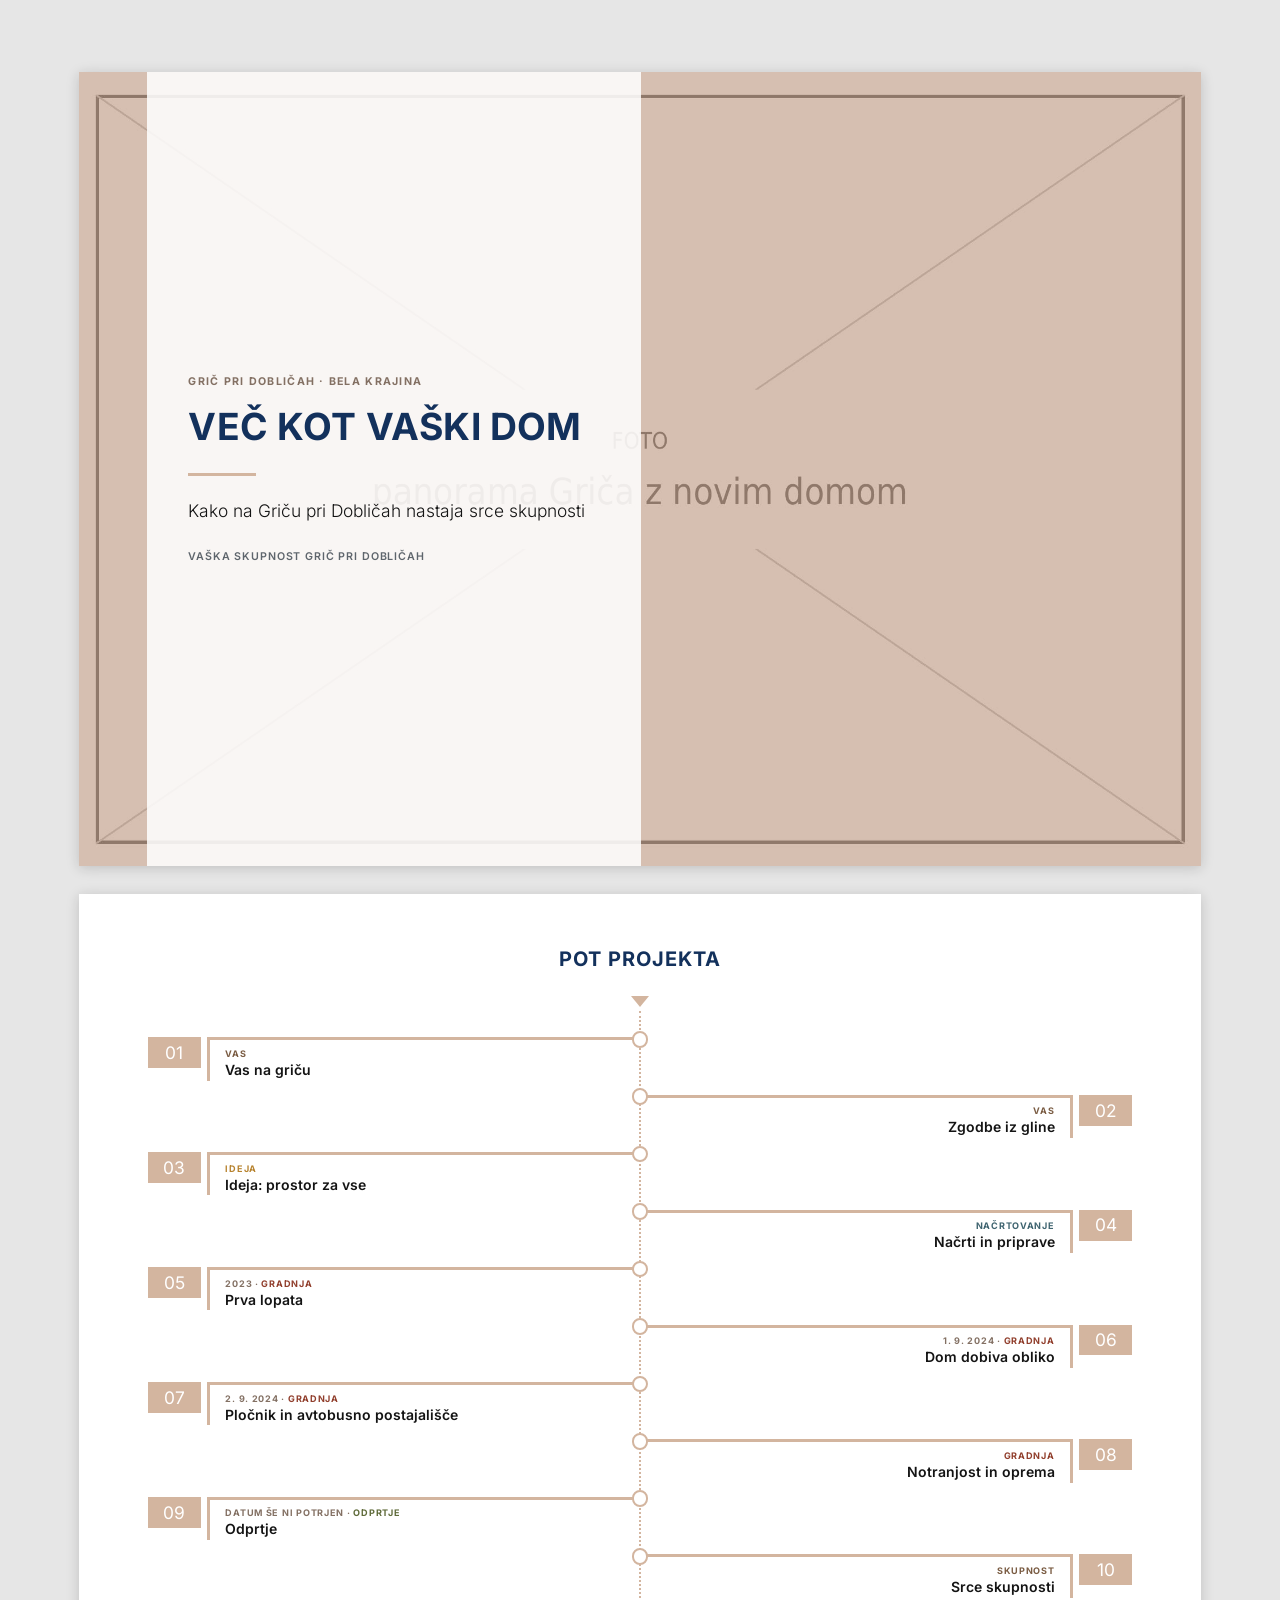
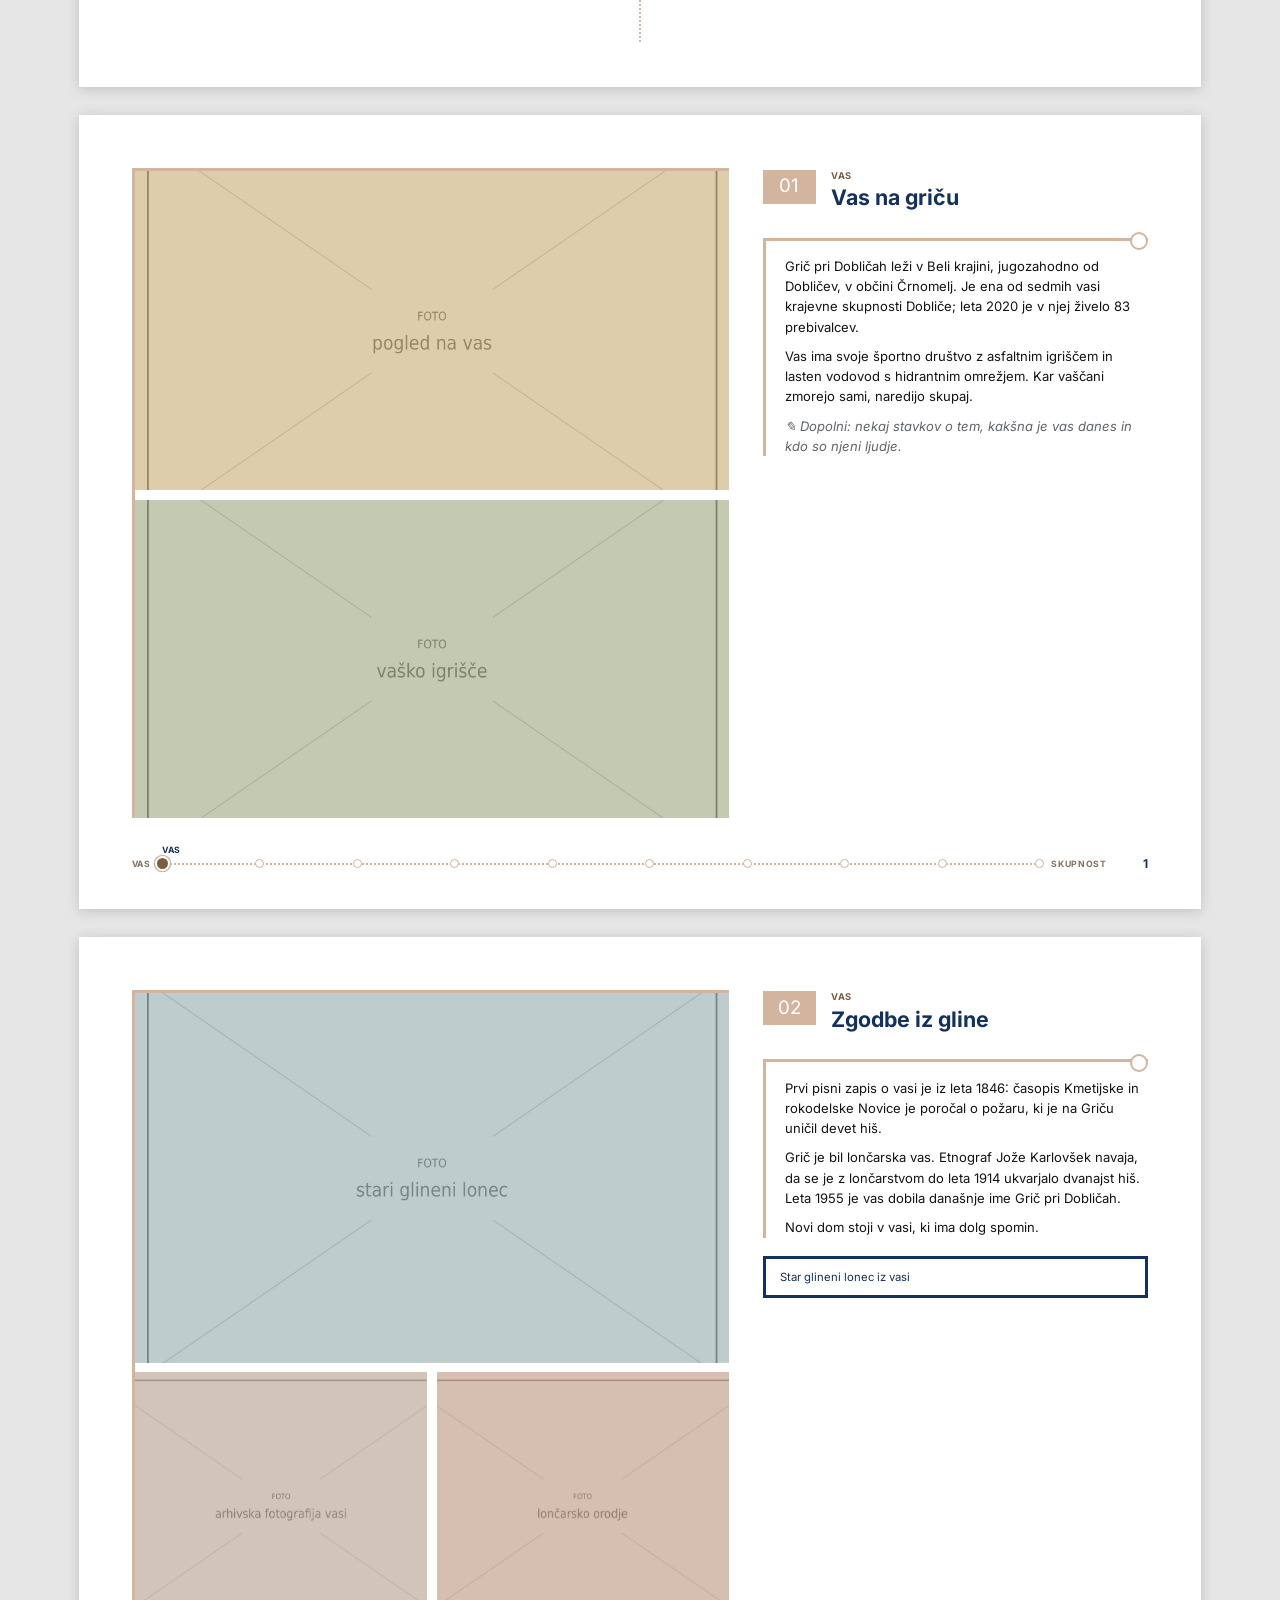
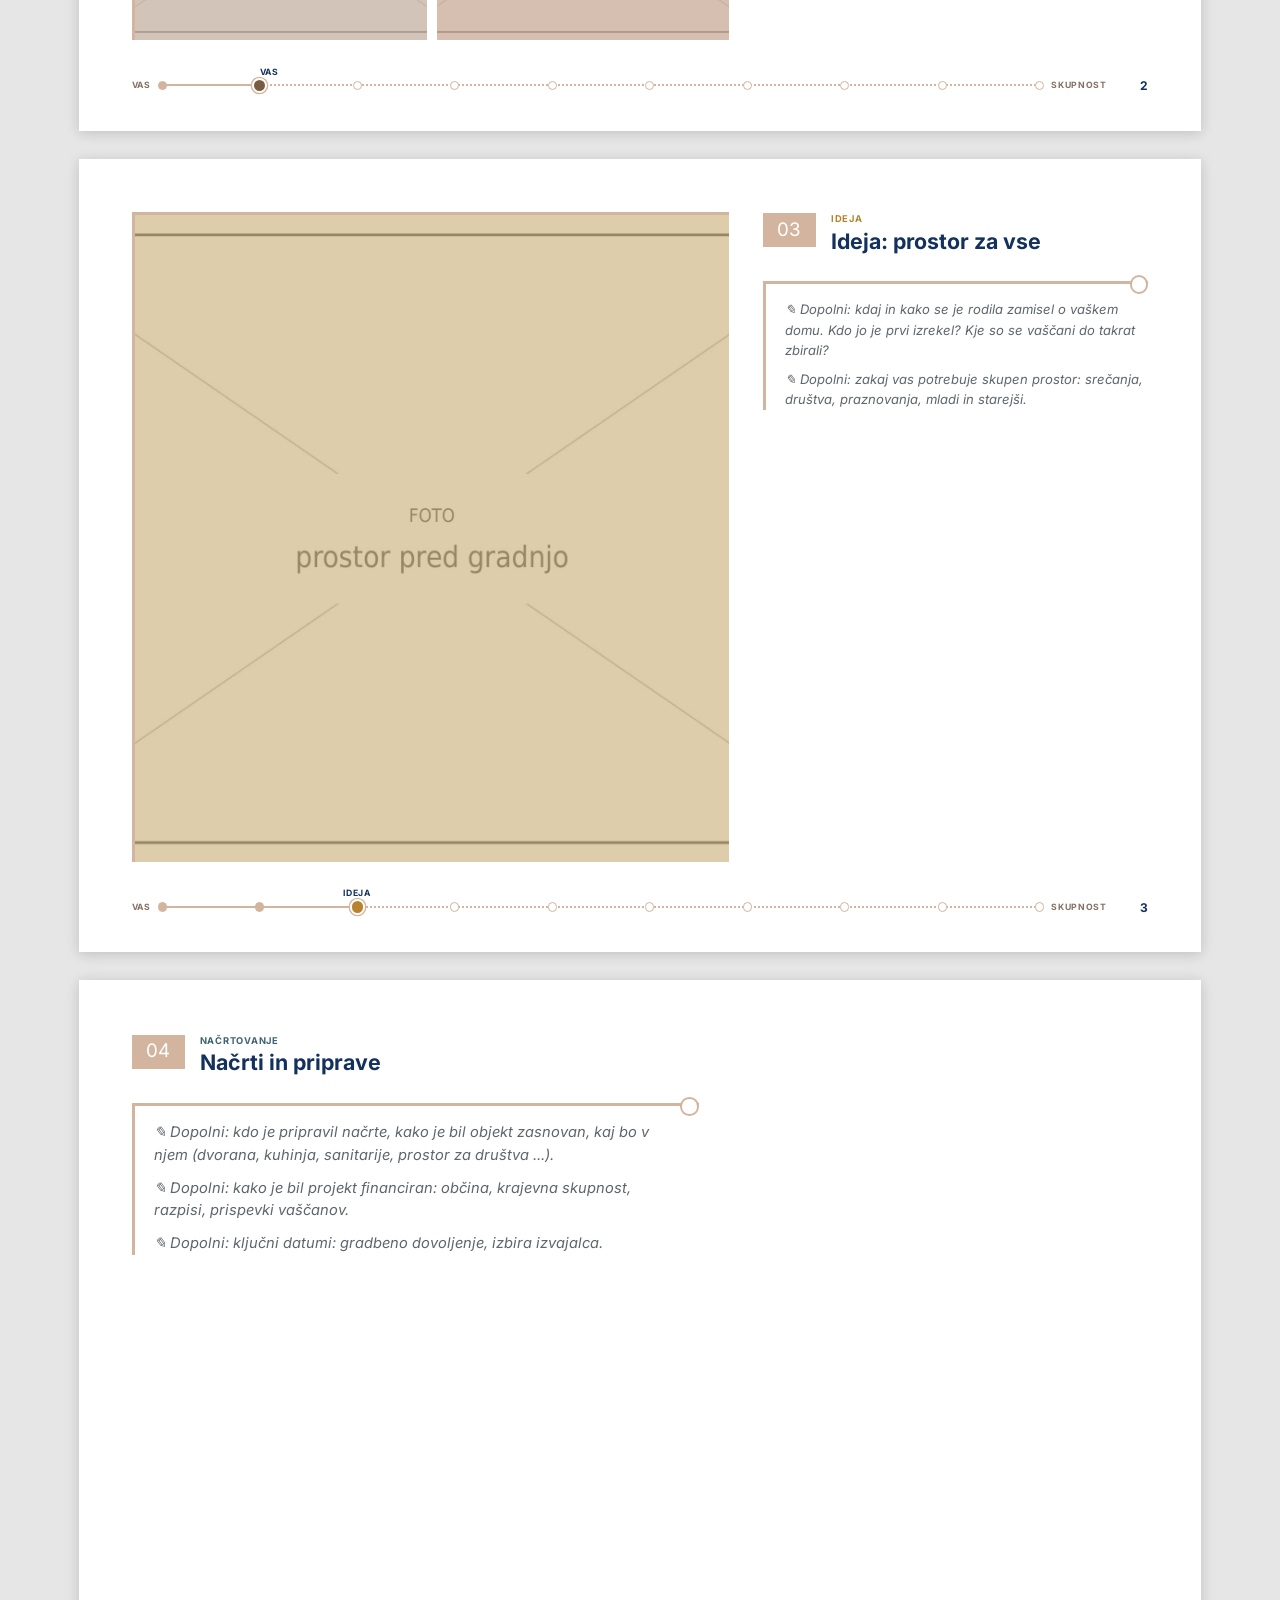
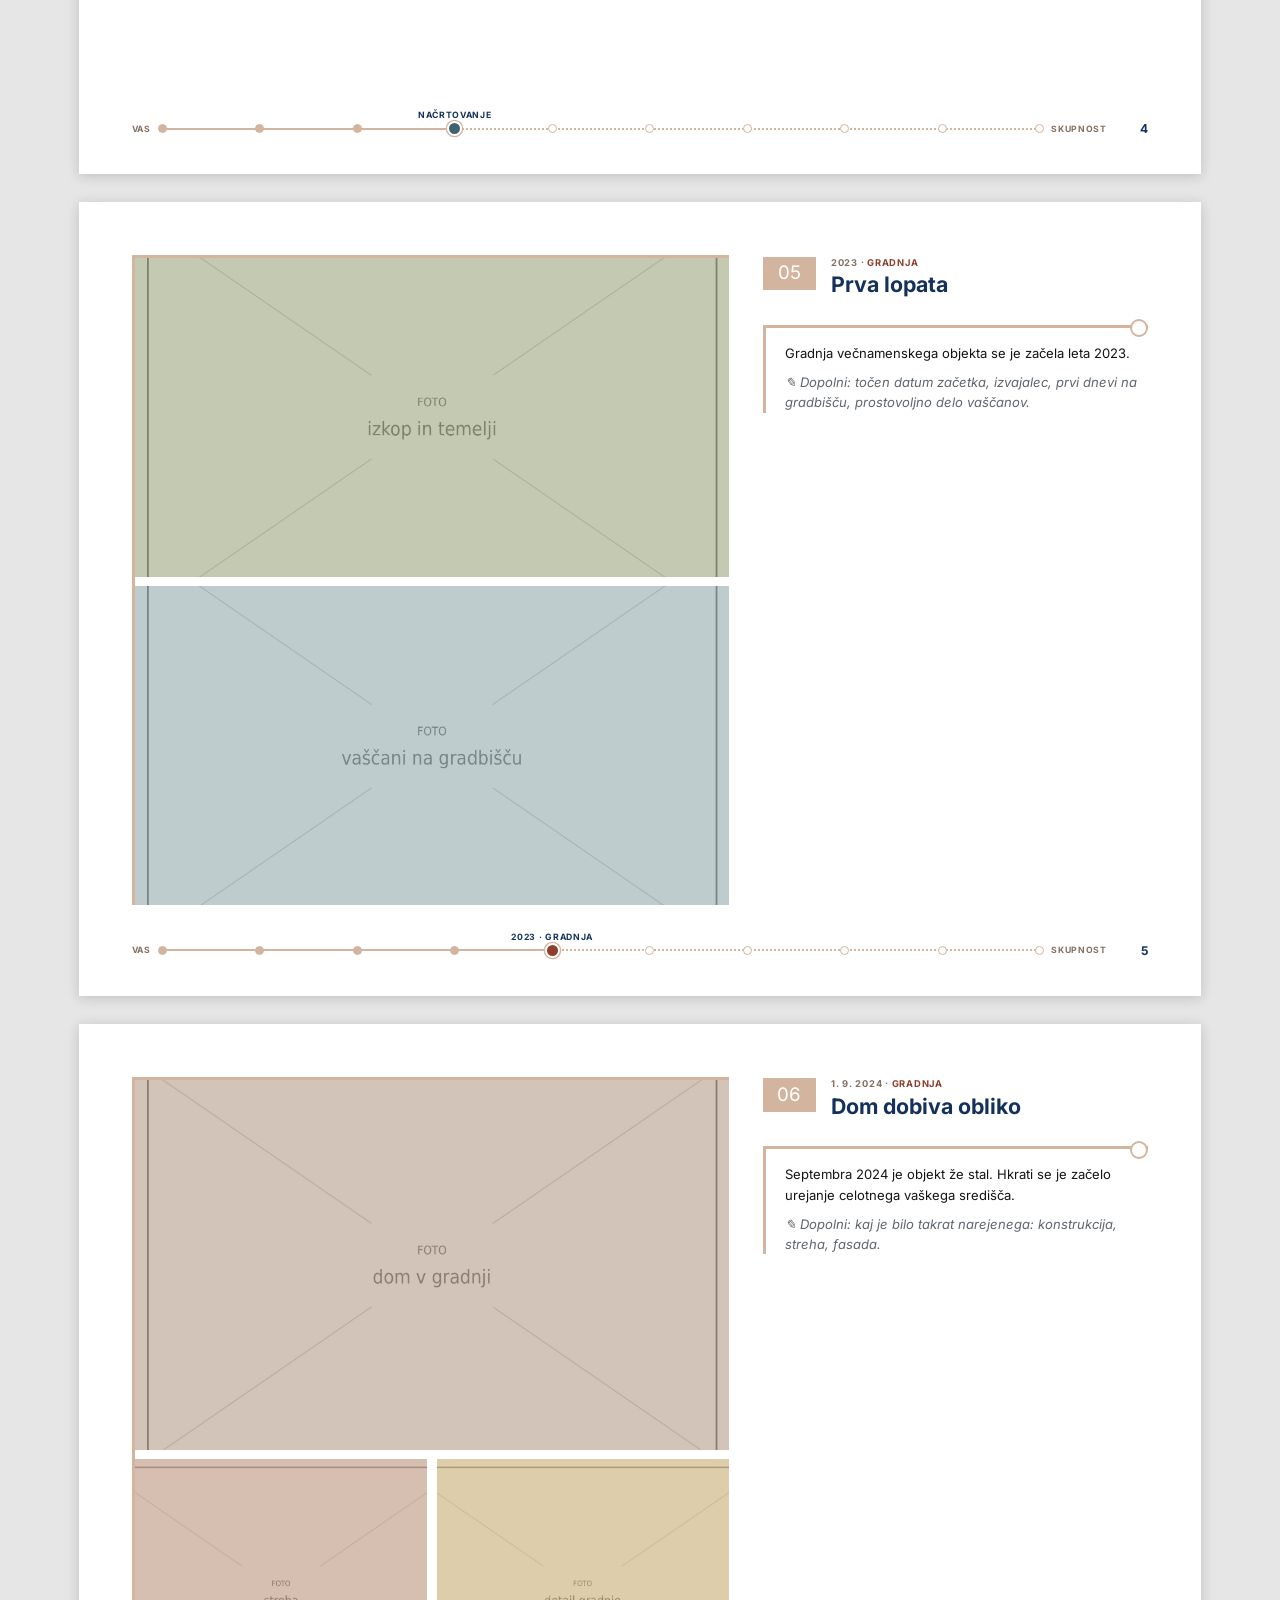
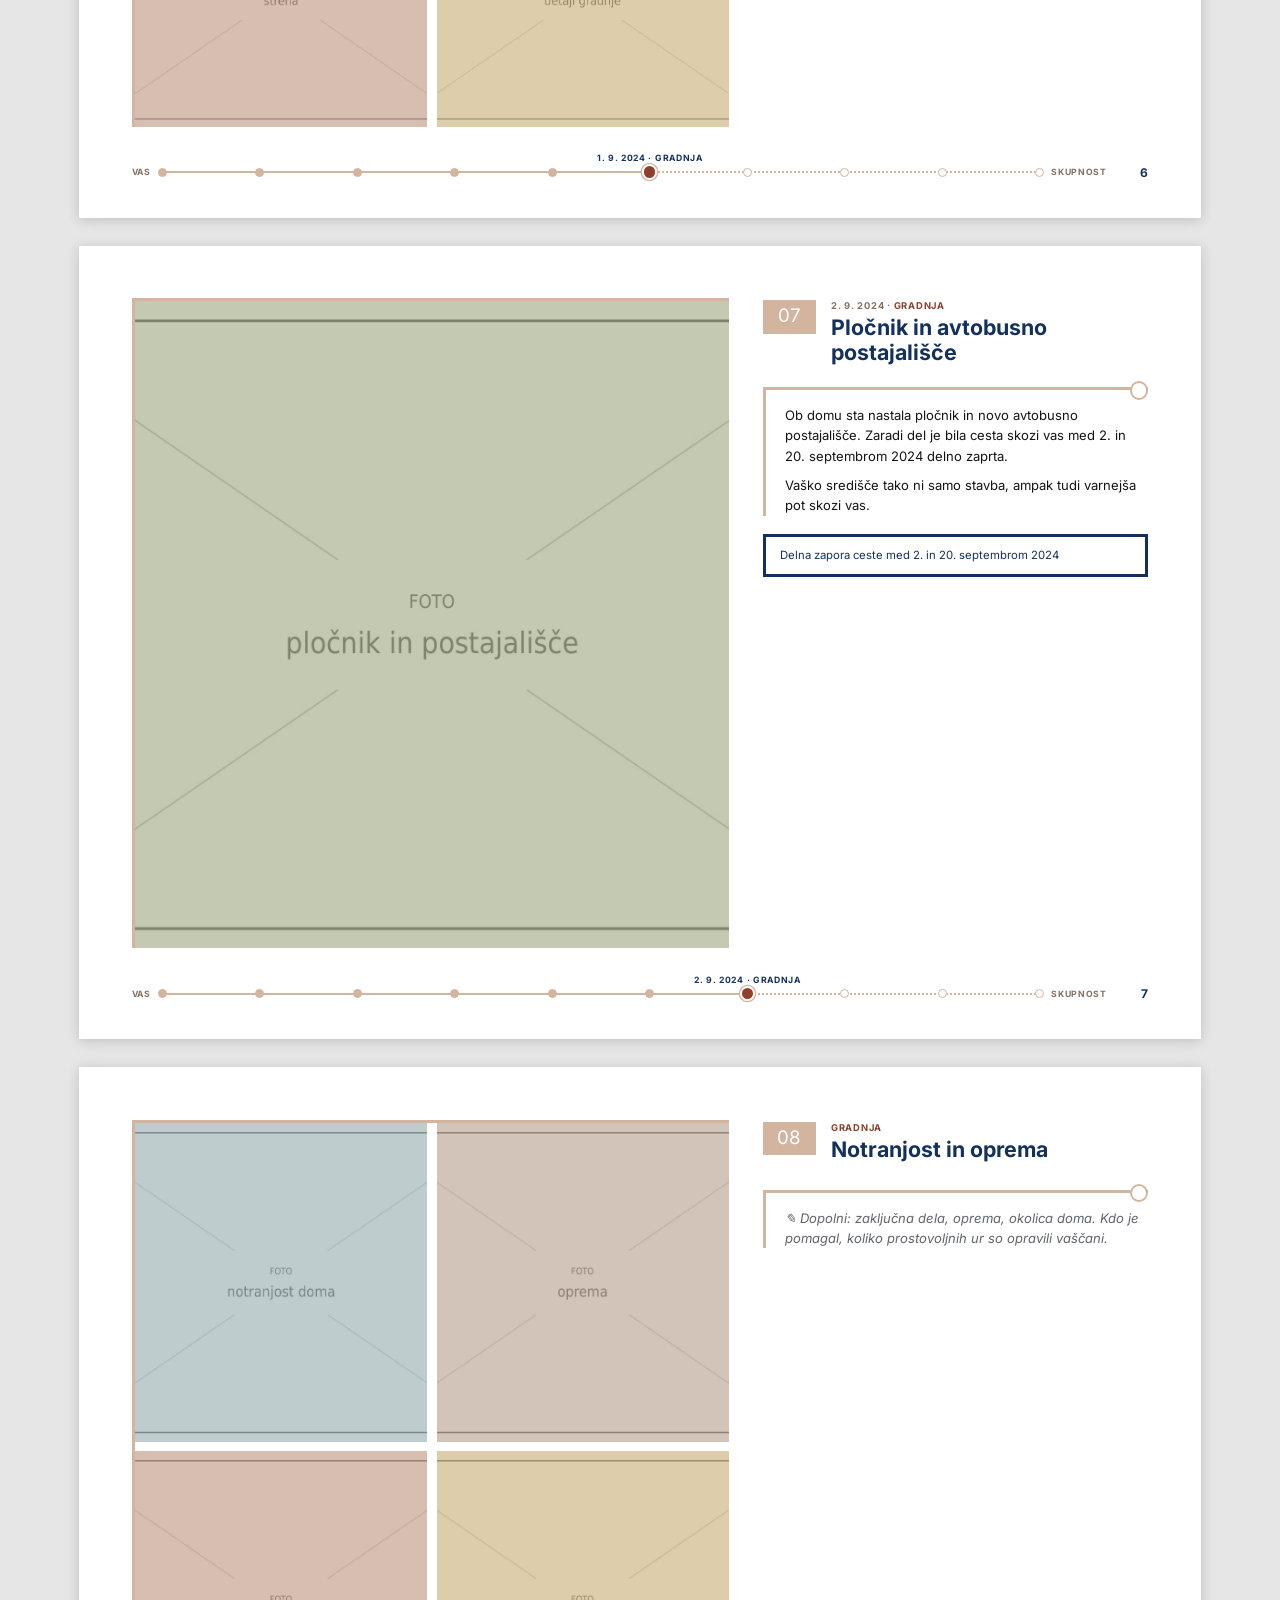
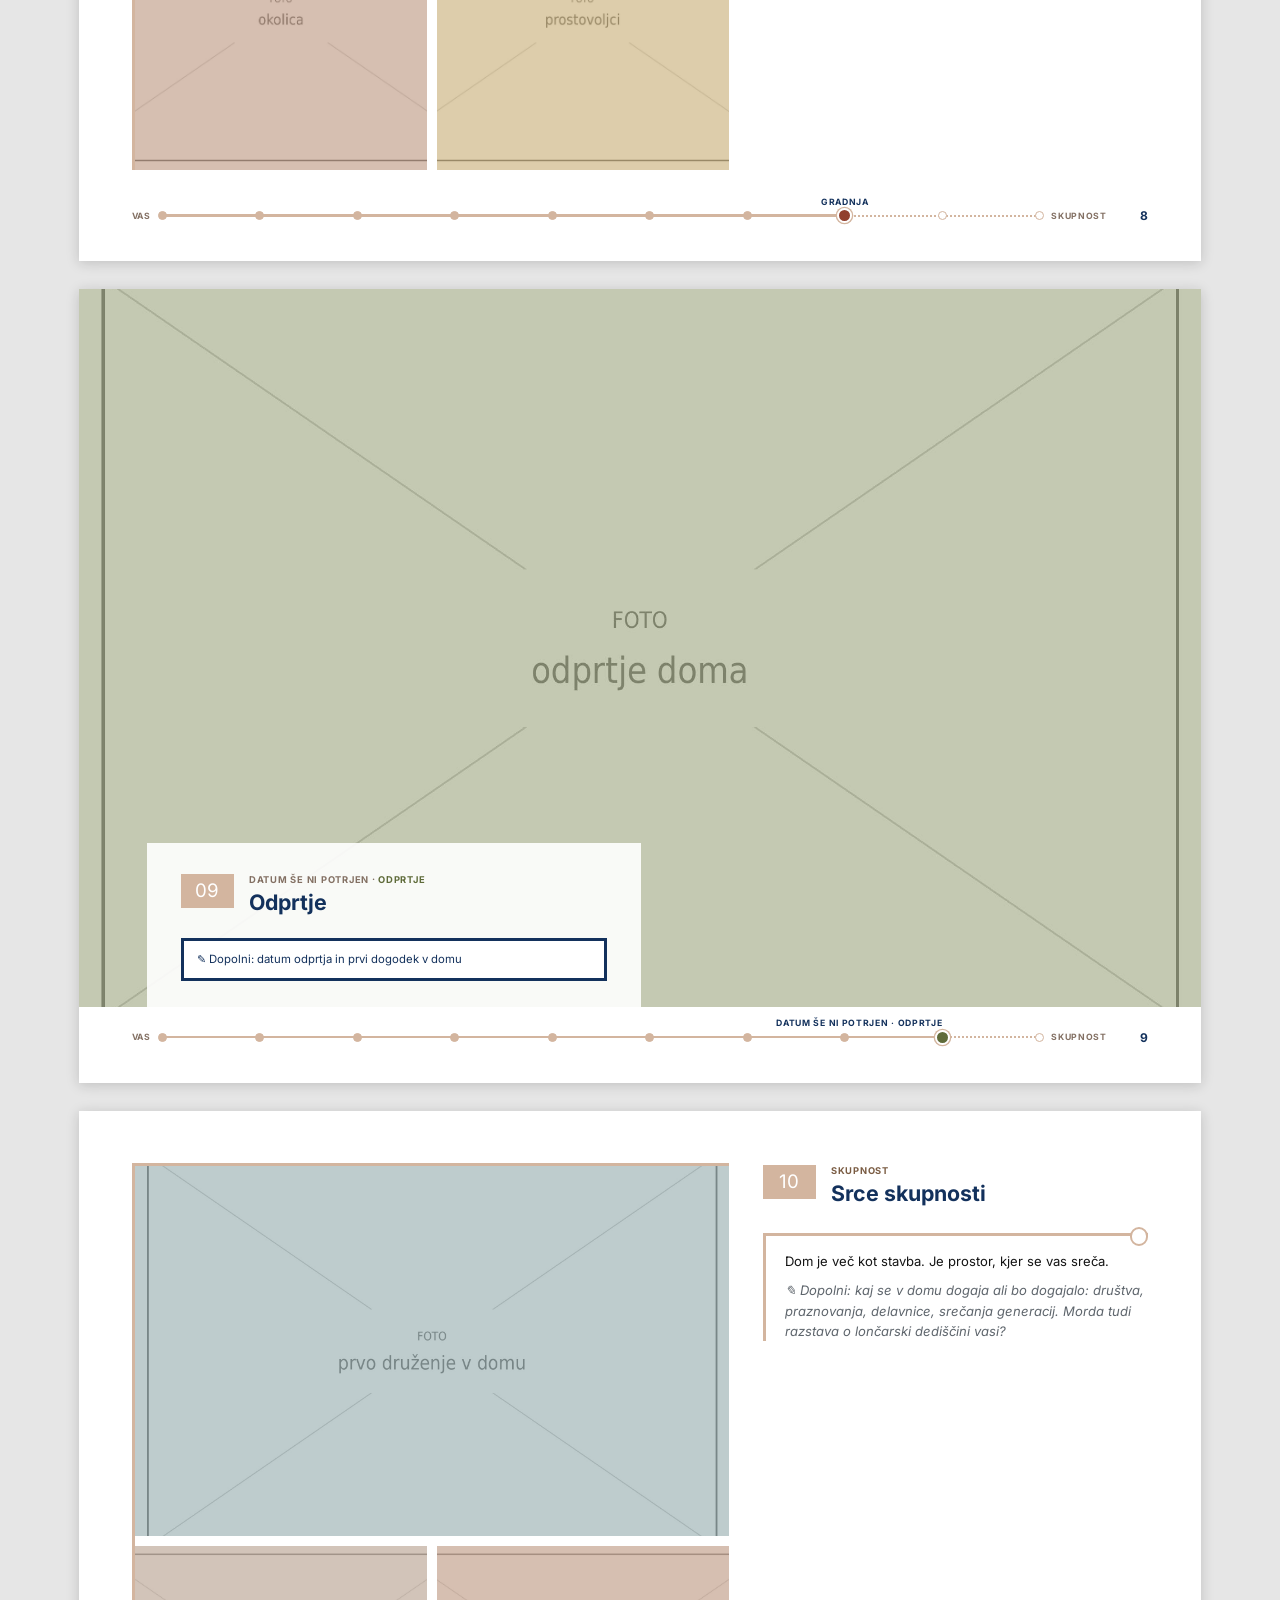
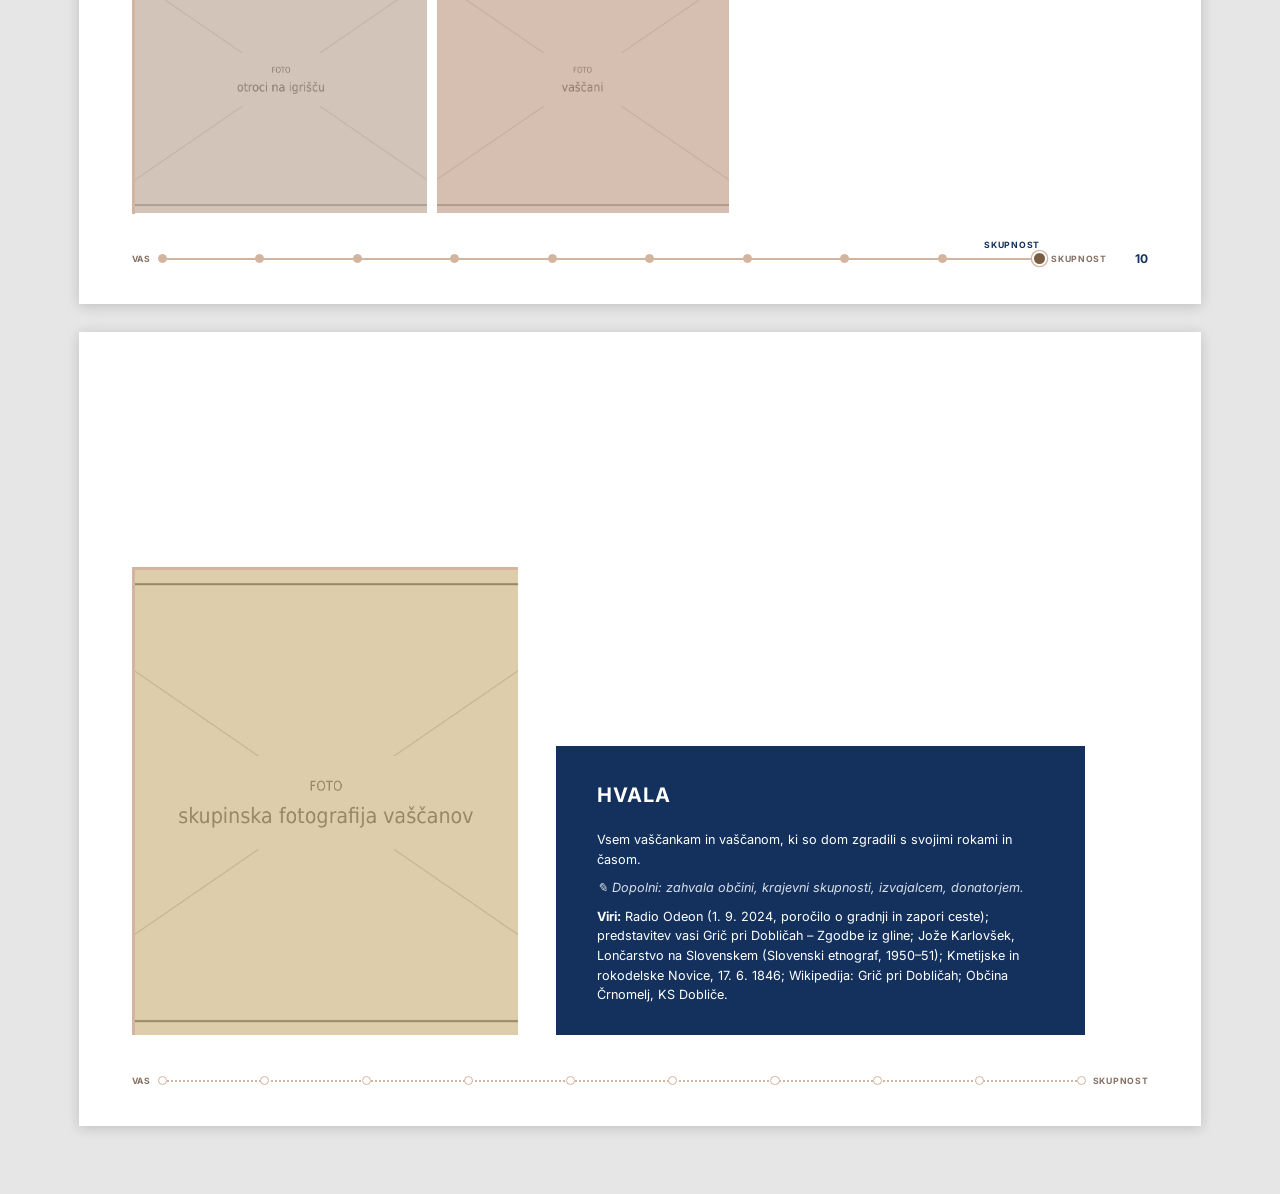
<file: dom_na_gricu/_output/print.html>
<!doctype html>
<html lang="sl">
<head>
<meta charset="utf-8">
<meta name="viewport" content="width=device-width, initial-scale=1">
<title>Več kot vaški dom</title>
<link href="fonts/fonts.css" rel="stylesheet">
<style>
@page { size: 297mm 210mm; margin: 0; }
:root {
  --w: 297mm; --h: 210mm;
  --paper: #FFFFFF; --ink: #141414; --muted: #5E656C; --soft: #F2F2F2;
  --line: #D3B59F; --line-ink: #837063; --dark: #13315C; --accent: #913F2D;
  --sans: 'Inter', 'Segoe UI', 'Helvetica Neue', Arial, sans-serif;
  --pad: 14mm; --lw: 0.8mm;
}
* { box-sizing: border-box; }
html, body { margin: 0; padding: 0; }
body { font-family: var(--sans); color: var(--ink); background: var(--paper);
  -webkit-print-color-adjust: exact; print-color-adjust: exact; }

.sheet { width: var(--w); height: var(--h); position: relative; overflow: hidden;
  background: var(--paper); page-break-after: always; break-after: page; }
.sheet:last-child { page-break-after: auto; break-after: auto; }
figure { margin: 0; overflow: hidden; background: var(--soft); }
figure img { width: 100%; height: 100%; object-fit: cover; display: block; }
h1, h2 { font-weight: 700; margin: 0; }
p { margin: 0 0 0.7em; }
em { color: var(--muted); }

/* ---------- cover: photo with a translucent white band on the left */
.cover .cover-img { position: absolute; inset: 0; }
.cover-text { position: absolute; top: 0; bottom: 0; left: 18mm; width: 44%;
  padding: 0 11mm; display: flex; flex-direction: column; justify-content: center; }
.cover.has-img .cover-text { background: rgba(255, 255, 255, 0.86); }
.cover.no-img .cover-text { border-left: var(--lw) solid var(--line); left: 24mm; width: 60%; }
.cover .kicker { font-size: 8pt; font-weight: 700; letter-spacing: 0.12em; text-transform: uppercase;
  color: var(--line-ink); margin-bottom: 5mm; }
.cover h1 { font-size: 28pt; line-height: 1.08; text-transform: uppercase; color: var(--dark); letter-spacing: 0.005em; }
.cover .rule { display: block; width: 18mm; height: var(--lw); background: var(--line); margin: 7mm 0 6mm; }
.cover .subtitle { font-size: 13pt; line-height: 1.4; font-weight: 300; margin: 0; }
.cover .intro { font-size: 9.5pt; line-height: 1.55; margin-top: 5mm; }
.cover .byline { font-size: 8pt; font-weight: 600; letter-spacing: 0.08em; text-transform: uppercase;
  color: var(--muted); margin: 7mm 0 0; }

/* ---------- overview: vertical milestones with a dotted centre line */
.overview h2 { position: absolute; top: var(--pad); left: 0; right: 0; text-align: center; font-size: 15pt;
  text-transform: uppercase; letter-spacing: 0.05em; color: var(--dark); }
.ov-start { position: absolute; top: 27mm; left: 50%; margin-left: -2.4mm; width: 0; height: 0;
  border-left: 2.4mm solid transparent; border-right: 2.4mm solid transparent; border-top: 3mm solid var(--line); }
.ov-tl { position: absolute; top: 38mm; bottom: 20mm; left: var(--pad); right: var(--pad);
  list-style: none; margin: 0; padding: 0; }
.ov-tl::before { content: ""; position: absolute; left: 50%; top: -7mm; bottom: -8mm; margin-left: -0.35mm;
  border-left: 0.7mm dotted var(--line); }
.ov-item { position: absolute; width: calc(50% - 20mm); }
.ov-item.left { right: 50%; }
.ov-item.right { left: 50%; }
.ov-circle { position: absolute; top: -1.8mm; width: 4.4mm; height: 4.4mm; margin-top: 0.1mm; border-radius: 50%;
  background: var(--paper); border: 0.7mm solid var(--line); z-index: 1; }
.left .ov-circle { right: -2.2mm; }
.right .ov-circle { left: -2.2mm; }
.ov-card { position: relative; border-top: var(--lw) solid var(--line); padding: 2mm 4mm 0.5mm; }
.left .ov-card { border-left: var(--lw) solid var(--line); }
.right .ov-card { border-right: var(--lw) solid var(--line); text-align: right; }
.ov-num { position: absolute; top: calc(-1 * var(--lw)); width: 14mm; padding: 1.8mm 0; background: var(--line);
  color: #fff; font-size: 13pt; line-height: 1; text-align: center; }
.left .ov-num { right: calc(100% + 2.5mm); }
.right .ov-num { left: calc(100% + 2.5mm); }
.ov-meta { font-size: 6.8pt; font-weight: 700; letter-spacing: 0.08em; text-transform: uppercase;
  color: var(--line-ink); margin: 0 0 0.8mm; min-height: 2.4mm; }
.ov-meta .phase { color: var(--c); }
.ov-title { font-size: 10.5pt; font-weight: 600; line-height: 1.2; margin: 0; }

/* ---------- content pages */
.page .content { position: absolute; top: var(--pad); left: var(--pad); right: var(--pad);
  bottom: 24mm; display: grid; grid-template-columns: 1.55fr 1fr; gap: 9mm; }
.page-head { position: relative; padding-left: 18mm; min-height: 12mm; margin-bottom: 6mm; }
.page-head .num { position: absolute; left: 0; top: 0; width: 14mm; padding: 2mm 0; background: var(--line);
  color: #fff; font-size: 14pt; line-height: 1; text-align: center; }
.page-head .meta { font-size: 7pt; font-weight: 700; letter-spacing: 0.08em; text-transform: uppercase;
  color: var(--line-ink); margin: 0.4mm 0 1.2mm; min-height: 2.5mm; }
.page-head .phase { color: var(--phase); }
.page-head h2 { font-size: 16pt; line-height: 1.15; color: var(--dark); }
.body { position: relative; font-size: 9.8pt; line-height: 1.55; font-weight: 400;
  border-top: var(--lw) solid var(--line); border-left: var(--lw) solid var(--line); padding: 4mm 0 0 5mm; }
.body::before { content: ""; position: absolute; top: -2.3mm; right: 0; width: 3.8mm; height: 3.8mm;
  border-radius: 50%; background: var(--paper); border: 0.7mm solid var(--line); }
.body ul, .body ol { padding-left: 5mm; margin: 0 0 0.7em; }
.body p:last-child { margin-bottom: 0; }
.caption { font-size: 8.5pt; line-height: 1.45; color: var(--dark); background: var(--paper);
  border: var(--lw) solid var(--dark); padding: 2.6mm 3.6mm; margin: 5mm 0 0; }
.side { overflow: hidden; }

.media { display: grid; gap: 2.5mm; height: 172mm; border-top: var(--lw) solid var(--line);
  border-left: var(--lw) solid var(--line); }
.media figure { height: 100%; }
.media.n1 { grid-template-rows: 171.20mm; }
.media.n2 { grid-template-rows: 84.35mm 84.35mm; }
.media.n3 { grid-template-columns: 1fr 1fr; grid-template-rows: 97.85mm 70.85mm; }
.media.n3 figure:first-child { grid-column: 1 / 3; }
.media.n4 { grid-template-columns: 1fr 1fr; grid-template-rows: 84.35mm 84.35mm; }

.layout-text .content { grid-template-columns: 1fr; }
.text-only { max-width: 165mm; }
.text-only .body { font-size: 11pt; max-width: 150mm; padding-right: 10mm; }
.text-only .caption { max-width: 150mm; }

.layout-full .content { inset: 0; bottom: 20mm; display: block; }
.full-img { position: absolute; inset: 0; }
.full-overlay { position: absolute; left: 18mm; bottom: 0; width: 44%; background: rgba(255, 255, 255, 0.9);
  padding: 8mm 9mm 7mm; }
.full-overlay .page-head { margin-bottom: 0; }

/* ---------- time rail: dotted line, a circle per page */
footer { position: absolute; left: var(--pad); right: var(--pad); bottom: 7mm; height: 10mm;
  display: flex; align-items: center; gap: 5mm; }
.rail { flex: 1; display: flex; align-items: center; gap: 3mm; }
.end-label { font-size: 6.5pt; font-weight: 700; letter-spacing: 0.08em; text-transform: uppercase;
  color: var(--line-ink); white-space: nowrap; }
.track { position: relative; flex: 1; height: 0; border-top: 0.6mm dotted var(--line); }
.fill { position: absolute; left: 0; top: -0.6mm; height: 0.6mm; background: var(--line); }
.dot { position: absolute; top: -0.3mm; width: 2.4mm; height: 2.4mm; margin: -1.2mm 0 0 -1.2mm;
  border-radius: 50%; background: var(--paper); border: 0.5mm solid var(--line); }
.dot.past { background: var(--line); }
.dot.now { width: 4mm; height: 4mm; margin: -2mm 0 0 -2mm; background: var(--c); border: 0.7mm solid var(--paper);
  box-shadow: 0 0 0 0.35mm var(--line); }
.here { position: absolute; bottom: 2.6mm; font-size: 6.5pt; font-weight: 700; letter-spacing: 0.08em;
  text-transform: uppercase; white-space: nowrap; color: var(--dark); }
.here.mid { transform: translateX(-50%); }
.here.end { transform: translateX(-100%); }
.folio { font-size: 9pt; font-weight: 700; color: var(--dark); min-width: 6mm; text-align: right; }

/* ---------- back: photo in a bracket, closing text in a navy block */
.back .back-inner { position: absolute; inset: var(--pad); bottom: 24mm; display: flex; gap: 10mm; align-items: flex-end; }
.back-img { width: 38%; height: 72%; border-top: var(--lw) solid var(--line); border-left: var(--lw) solid var(--line); }
.back-text { flex: 1; max-width: 140mm; background: var(--dark); color: #fff; padding: 9mm 11mm 8mm;
  font-size: 9.5pt; line-height: 1.55; }
.back-text h2 { font-size: 15pt; text-transform: uppercase; letter-spacing: 0.04em; margin-bottom: 5mm; }
.back-text em { color: #D9E0E8; }
.back-text a { color: #fff; }
.back-text p:last-child { margin-bottom: 0; }

/* ---------- screen preview only */

@media screen {
  body { background: #E6E6E6; padding: 72px 0 40px; }
  .sheet { margin: 0 auto 28px; box-shadow: 0 2px 12px rgba(20, 20, 20, .18); }
  .toolbar { position: fixed; top: 0; left: 0; right: 0; height: 52px; z-index: 10; display: flex; gap: 16px;
    align-items: center; padding: 0 24px; background: #fff; color: var(--ink); font-size: 14px;
    border-top: 4px solid var(--accent); box-shadow: 0 5px 7px -5px #999; }
  .toolbar strong { text-transform: uppercase; letter-spacing: .04em; color: var(--dark); }
  .toolbar span { color: var(--muted); }
  .toolbar a, .toolbar button { font: inherit; font-weight: 600; background: none; color: var(--dark);
    border: 2px solid var(--dark); padding: 4px 12px; cursor: pointer; text-decoration: none; }
  .toolbar a:hover, .toolbar button:hover { background: var(--dark); color: #fff; }
  .toolbar a:focus-visible, .toolbar button:focus-visible { outline: 2px solid var(--accent); outline-offset: 2px; }
  .toolbar .grow { flex: 1; }
  body.spread .book { display: flex; flex-wrap: wrap; justify-content: center; gap: 0 28px; }
  body.spread .sheet { margin: 0 0 28px; zoom: .5; }
}
@media print { .toolbar { display: none; } }
</style>
</head>
<body>
<main class="book">
  <section class="sheet cover has-img">
    <figure class="cover-img"><img src="_img/45574f3dd9ef.jpg" alt=""></figure>
    <div class="cover-text">
      <p class="kicker">Grič pri Dobličah · Bela krajina</p>
      <h1>Več kot vaški dom</h1>
      <span class="rule"></span>
      <p class='subtitle'>Kako na Griču pri Dobličah nastaja srce skupnosti</p>
      
      <p class='byline'>Vaška skupnost Grič pri Dobličah</p>
    </div>
  </section>
  <section class="sheet overview">
    <h2>Pot projekta</h2>
    <span class="ov-start"></span>
    <ol class="ov-tl">
      <li class="ov-item left" style="top:0.00%;--c:#7A5C43">
        <span class="ov-circle"></span>
        <div class="ov-card">
          <span class="ov-num">01</span>
          <p class="ov-meta"><span class="phase">Vas</span></p>
          <p class="ov-title">Vas na griču</p>
        </div>
      </li>
      <li class="ov-item right" style="top:10.00%;--c:#7A5C43">
        <span class="ov-circle"></span>
        <div class="ov-card">
          <span class="ov-num">02</span>
          <p class="ov-meta"><span class="phase">Vas</span></p>
          <p class="ov-title">Zgodbe iz gline</p>
        </div>
      </li>
      <li class="ov-item left" style="top:20.00%;--c:#B7832F">
        <span class="ov-circle"></span>
        <div class="ov-card">
          <span class="ov-num">03</span>
          <p class="ov-meta"><span class="phase">Ideja</span></p>
          <p class="ov-title">Ideja: prostor za vse</p>
        </div>
      </li>
      <li class="ov-item right" style="top:30.00%;--c:#3F6470">
        <span class="ov-circle"></span>
        <div class="ov-card">
          <span class="ov-num">04</span>
          <p class="ov-meta"><span class="phase">Načrtovanje</span></p>
          <p class="ov-title">Načrti in priprave</p>
        </div>
      </li>
      <li class="ov-item left" style="top:40.00%;--c:#913F2D">
        <span class="ov-circle"></span>
        <div class="ov-card">
          <span class="ov-num">05</span>
          <p class="ov-meta">2023 · <span class="phase">Gradnja</span></p>
          <p class="ov-title">Prva lopata</p>
        </div>
      </li>
      <li class="ov-item right" style="top:50.00%;--c:#913F2D">
        <span class="ov-circle"></span>
        <div class="ov-card">
          <span class="ov-num">06</span>
          <p class="ov-meta">1. 9. 2024 · <span class="phase">Gradnja</span></p>
          <p class="ov-title">Dom dobiva obliko</p>
        </div>
      </li>
      <li class="ov-item left" style="top:60.00%;--c:#913F2D">
        <span class="ov-circle"></span>
        <div class="ov-card">
          <span class="ov-num">07</span>
          <p class="ov-meta">2. 9. 2024 · <span class="phase">Gradnja</span></p>
          <p class="ov-title">Pločnik in avtobusno postajališče</p>
        </div>
      </li>
      <li class="ov-item right" style="top:70.00%;--c:#913F2D">
        <span class="ov-circle"></span>
        <div class="ov-card">
          <span class="ov-num">08</span>
          <p class="ov-meta"><span class="phase">Gradnja</span></p>
          <p class="ov-title">Notranjost in oprema</p>
        </div>
      </li>
      <li class="ov-item left" style="top:80.00%;--c:#5F6B3A">
        <span class="ov-circle"></span>
        <div class="ov-card">
          <span class="ov-num">09</span>
          <p class="ov-meta">datum še ni potrjen · <span class="phase">Odprtje</span></p>
          <p class="ov-title">Odprtje</p>
        </div>
      </li>
      <li class="ov-item right" style="top:90.00%;--c:#7A5C43">
        <span class="ov-circle"></span>
        <div class="ov-card">
          <span class="ov-num">10</span>
          <p class="ov-meta"><span class="phase">Skupnost</span></p>
          <p class="ov-title">Srce skupnosti</p>
        </div>
      </li></ol>
  </section>
  <section class="sheet page layout-split" style="--phase:#7A5C43">
    <div class="content">
      <div class="media n2"><figure class=""><img src="_img/8bc142a11eec.jpg" alt=""></figure><figure class=""><img src="_img/d79471b8073b.jpg" alt=""></figure></div>
      <div class="side">
      <header class="page-head">
        <span class="num">01</span>
        <p class="meta"><span class="phase">Vas</span></p>
        <h2>Vas na griču</h2>
      </header><div class="body"><p>Grič pri Dobličah leži v Beli krajini, jugozahodno od Dobličev, v občini Črnomelj. Je ena od sedmih vasi krajevne skupnosti Dobliče; leta 2020 je v njej živelo 83 prebivalcev.</p>
<p>Vas ima svoje športno društvo z asfaltnim igriščem in lasten vodovod s hidrantnim omrežjem. Kar vaščani zmorejo sami, naredijo skupaj.</p>
<p><em>✎ Dopolni: nekaj stavkov o tem, kakšna je vas danes in kdo so njeni ljudje.</em></p></div></div></div>
    <footer>
    <div class="rail">
      <span class="end-label start">Vas</span>
      <div class="track"><span class="fill" style="width:0.00%"></span><span class="dot now" style="left:0.00%;--c:#7A5C43"></span><span class="dot" style="left:11.11%;--c:#7A5C43"></span><span class="dot" style="left:22.22%;--c:#B7832F"></span><span class="dot" style="left:33.33%;--c:#3F6470"></span><span class="dot" style="left:44.44%;--c:#913F2D"></span><span class="dot" style="left:55.56%;--c:#913F2D"></span><span class="dot" style="left:66.67%;--c:#913F2D"></span><span class="dot" style="left:77.78%;--c:#913F2D"></span><span class="dot" style="left:88.89%;--c:#5F6B3A"></span><span class="dot" style="left:100.00%;--c:#7A5C43"></span><span class="here start" style="left:0.00%">Vas</span></div>
      <span class="end-label end">Skupnost</span>
    </div><span class="folio">1</span></footer>
  </section>
  <section class="sheet page layout-grid" style="--phase:#7A5C43">
    <div class="content">
      <div class="media n3 grid"><figure class=""><img src="_img/8de486af756e.jpg" alt=""></figure><figure class=""><img src="_img/3535a1464faf.jpg" alt=""></figure><figure class=""><img src="_img/56a41d63f53f.jpg" alt=""></figure></div>
      <div class="side">
      <header class="page-head">
        <span class="num">02</span>
        <p class="meta"><span class="phase">Vas</span></p>
        <h2>Zgodbe iz gline</h2>
      </header><div class="body"><p>Prvi pisni zapis o vasi je iz leta 1846: časopis Kmetijske in rokodelske Novice je poročal o požaru, ki je na Griču uničil devet hiš.</p>
<p>Grič je bil lončarska vas. Etnograf Jože Karlovšek navaja, da se je z lončarstvom do leta 1914 ukvarjalo dvanajst hiš. Leta 1955 je vas dobila današnje ime Grič pri Dobličah.</p>
<p>Novi dom stoji v vasi, ki ima dolg spomin.</p></div><p class="caption">Star glineni lonec iz vasi</p></div></div>
    <footer>
    <div class="rail">
      <span class="end-label start">Vas</span>
      <div class="track"><span class="fill" style="width:11.11%"></span><span class="dot past" style="left:0.00%;--c:#7A5C43"></span><span class="dot now" style="left:11.11%;--c:#7A5C43"></span><span class="dot" style="left:22.22%;--c:#B7832F"></span><span class="dot" style="left:33.33%;--c:#3F6470"></span><span class="dot" style="left:44.44%;--c:#913F2D"></span><span class="dot" style="left:55.56%;--c:#913F2D"></span><span class="dot" style="left:66.67%;--c:#913F2D"></span><span class="dot" style="left:77.78%;--c:#913F2D"></span><span class="dot" style="left:88.89%;--c:#5F6B3A"></span><span class="dot" style="left:100.00%;--c:#7A5C43"></span><span class="here start" style="left:11.11%">Vas</span></div>
      <span class="end-label end">Skupnost</span>
    </div><span class="folio">2</span></footer>
  </section>
  <section class="sheet page layout-split" style="--phase:#B7832F">
    <div class="content">
      <div class="media n1"><figure class=""><img src="_img/4d0a6b014d5a.jpg" alt=""></figure></div>
      <div class="side">
      <header class="page-head">
        <span class="num">03</span>
        <p class="meta"><span class="phase">Ideja</span></p>
        <h2>Ideja: prostor za vse</h2>
      </header><div class="body"><p><em>✎ Dopolni: kdaj in kako se je rodila zamisel o vaškem domu. Kdo jo je prvi izrekel? Kje so se vaščani do takrat zbirali?</em></p>
<p><em>✎ Dopolni: zakaj vas potrebuje skupen prostor: srečanja, društva, praznovanja, mladi in starejši.</em></p></div></div></div>
    <footer>
    <div class="rail">
      <span class="end-label start">Vas</span>
      <div class="track"><span class="fill" style="width:22.22%"></span><span class="dot past" style="left:0.00%;--c:#7A5C43"></span><span class="dot past" style="left:11.11%;--c:#7A5C43"></span><span class="dot now" style="left:22.22%;--c:#B7832F"></span><span class="dot" style="left:33.33%;--c:#3F6470"></span><span class="dot" style="left:44.44%;--c:#913F2D"></span><span class="dot" style="left:55.56%;--c:#913F2D"></span><span class="dot" style="left:66.67%;--c:#913F2D"></span><span class="dot" style="left:77.78%;--c:#913F2D"></span><span class="dot" style="left:88.89%;--c:#5F6B3A"></span><span class="dot" style="left:100.00%;--c:#7A5C43"></span><span class="here mid" style="left:22.22%">Ideja</span></div>
      <span class="end-label end">Skupnost</span>
    </div><span class="folio">3</span></footer>
  </section>
  <section class="sheet page layout-text" style="--phase:#3F6470">
    <div class="content"><div class="text-only">
      <header class="page-head">
        <span class="num">04</span>
        <p class="meta"><span class="phase">Načrtovanje</span></p>
        <h2>Načrti in priprave</h2>
      </header><div class="body"><p><em>✎ Dopolni: kdo je pripravil načrte, kako je bil objekt zasnovan, kaj bo v njem (dvorana, kuhinja, sanitarije, prostor za društva ...).</em></p>
<p><em>✎ Dopolni: kako je bil projekt financiran: občina, krajevna skupnost, razpisi, prispevki vaščanov.</em></p>
<p><em>✎ Dopolni: ključni datumi: gradbeno dovoljenje, izbira izvajalca.</em></p></div></div></div>
    <footer>
    <div class="rail">
      <span class="end-label start">Vas</span>
      <div class="track"><span class="fill" style="width:33.33%"></span><span class="dot past" style="left:0.00%;--c:#7A5C43"></span><span class="dot past" style="left:11.11%;--c:#7A5C43"></span><span class="dot past" style="left:22.22%;--c:#B7832F"></span><span class="dot now" style="left:33.33%;--c:#3F6470"></span><span class="dot" style="left:44.44%;--c:#913F2D"></span><span class="dot" style="left:55.56%;--c:#913F2D"></span><span class="dot" style="left:66.67%;--c:#913F2D"></span><span class="dot" style="left:77.78%;--c:#913F2D"></span><span class="dot" style="left:88.89%;--c:#5F6B3A"></span><span class="dot" style="left:100.00%;--c:#7A5C43"></span><span class="here mid" style="left:33.33%">Načrtovanje</span></div>
      <span class="end-label end">Skupnost</span>
    </div><span class="folio">4</span></footer>
  </section>
  <section class="sheet page layout-split" style="--phase:#913F2D">
    <div class="content">
      <div class="media n2"><figure class=""><img src="_img/1041894bbf1d.jpg" alt=""></figure><figure class=""><img src="_img/a0f0f5a3c250.jpg" alt=""></figure></div>
      <div class="side">
      <header class="page-head">
        <span class="num">05</span>
        <p class="meta">2023 · <span class="phase">Gradnja</span></p>
        <h2>Prva lopata</h2>
      </header><div class="body"><p>Gradnja večnamenskega objekta se je začela leta 2023.</p>
<p><em>✎ Dopolni: točen datum začetka, izvajalec, prvi dnevi na gradbišču, prostovoljno delo vaščanov.</em></p></div></div></div>
    <footer>
    <div class="rail">
      <span class="end-label start">Vas</span>
      <div class="track"><span class="fill" style="width:44.44%"></span><span class="dot past" style="left:0.00%;--c:#7A5C43"></span><span class="dot past" style="left:11.11%;--c:#7A5C43"></span><span class="dot past" style="left:22.22%;--c:#B7832F"></span><span class="dot past" style="left:33.33%;--c:#3F6470"></span><span class="dot now" style="left:44.44%;--c:#913F2D"></span><span class="dot" style="left:55.56%;--c:#913F2D"></span><span class="dot" style="left:66.67%;--c:#913F2D"></span><span class="dot" style="left:77.78%;--c:#913F2D"></span><span class="dot" style="left:88.89%;--c:#5F6B3A"></span><span class="dot" style="left:100.00%;--c:#7A5C43"></span><span class="here mid" style="left:44.44%">2023 · Gradnja</span></div>
      <span class="end-label end">Skupnost</span>
    </div><span class="folio">5</span></footer>
  </section>
  <section class="sheet page layout-grid" style="--phase:#913F2D">
    <div class="content">
      <div class="media n3 grid"><figure class=""><img src="_img/da2432bdce8f.jpg" alt=""></figure><figure class=""><img src="_img/27de774c440c.jpg" alt=""></figure><figure class=""><img src="_img/b678258aa376.jpg" alt=""></figure></div>
      <div class="side">
      <header class="page-head">
        <span class="num">06</span>
        <p class="meta">1. 9. 2024 · <span class="phase">Gradnja</span></p>
        <h2>Dom dobiva obliko</h2>
      </header><div class="body"><p>Septembra 2024 je objekt že stal. Hkrati se je začelo urejanje celotnega vaškega središča.</p>
<p><em>✎ Dopolni: kaj je bilo takrat narejenega: konstrukcija, streha, fasada.</em></p></div></div></div>
    <footer>
    <div class="rail">
      <span class="end-label start">Vas</span>
      <div class="track"><span class="fill" style="width:55.56%"></span><span class="dot past" style="left:0.00%;--c:#7A5C43"></span><span class="dot past" style="left:11.11%;--c:#7A5C43"></span><span class="dot past" style="left:22.22%;--c:#B7832F"></span><span class="dot past" style="left:33.33%;--c:#3F6470"></span><span class="dot past" style="left:44.44%;--c:#913F2D"></span><span class="dot now" style="left:55.56%;--c:#913F2D"></span><span class="dot" style="left:66.67%;--c:#913F2D"></span><span class="dot" style="left:77.78%;--c:#913F2D"></span><span class="dot" style="left:88.89%;--c:#5F6B3A"></span><span class="dot" style="left:100.00%;--c:#7A5C43"></span><span class="here mid" style="left:55.56%">1. 9. 2024 · Gradnja</span></div>
      <span class="end-label end">Skupnost</span>
    </div><span class="folio">6</span></footer>
  </section>
  <section class="sheet page layout-split" style="--phase:#913F2D">
    <div class="content">
      <div class="media n1"><figure class=""><img src="_img/d808abd5dd1c.jpg" alt=""></figure></div>
      <div class="side">
      <header class="page-head">
        <span class="num">07</span>
        <p class="meta">2. 9. 2024 · <span class="phase">Gradnja</span></p>
        <h2>Pločnik in avtobusno postajališče</h2>
      </header><div class="body"><p>Ob domu sta nastala pločnik in novo avtobusno postajališče. Zaradi del je bila cesta skozi vas med 2. in 20. septembrom 2024 delno zaprta.</p>
<p>Vaško središče tako ni samo stavba, ampak tudi varnejša pot skozi vas.</p></div><p class="caption">Delna zapora ceste med 2. in 20. septembrom 2024</p></div></div>
    <footer>
    <div class="rail">
      <span class="end-label start">Vas</span>
      <div class="track"><span class="fill" style="width:66.67%"></span><span class="dot past" style="left:0.00%;--c:#7A5C43"></span><span class="dot past" style="left:11.11%;--c:#7A5C43"></span><span class="dot past" style="left:22.22%;--c:#B7832F"></span><span class="dot past" style="left:33.33%;--c:#3F6470"></span><span class="dot past" style="left:44.44%;--c:#913F2D"></span><span class="dot past" style="left:55.56%;--c:#913F2D"></span><span class="dot now" style="left:66.67%;--c:#913F2D"></span><span class="dot" style="left:77.78%;--c:#913F2D"></span><span class="dot" style="left:88.89%;--c:#5F6B3A"></span><span class="dot" style="left:100.00%;--c:#7A5C43"></span><span class="here mid" style="left:66.67%">2. 9. 2024 · Gradnja</span></div>
      <span class="end-label end">Skupnost</span>
    </div><span class="folio">7</span></footer>
  </section>
  <section class="sheet page layout-grid" style="--phase:#913F2D">
    <div class="content">
      <div class="media n4 grid"><figure class=""><img src="_img/5ce3aff1f912.jpg" alt=""></figure><figure class=""><img src="_img/9018cea900eb.jpg" alt=""></figure><figure class=""><img src="_img/dee10a11c15f.jpg" alt=""></figure><figure class=""><img src="_img/fb684533119d.jpg" alt=""></figure></div>
      <div class="side">
      <header class="page-head">
        <span class="num">08</span>
        <p class="meta"><span class="phase">Gradnja</span></p>
        <h2>Notranjost in oprema</h2>
      </header><div class="body"><p><em>✎ Dopolni: zaključna dela, oprema, okolica doma. Kdo je pomagal, koliko prostovoljnih ur so opravili vaščani.</em></p></div></div></div>
    <footer>
    <div class="rail">
      <span class="end-label start">Vas</span>
      <div class="track"><span class="fill" style="width:77.78%"></span><span class="dot past" style="left:0.00%;--c:#7A5C43"></span><span class="dot past" style="left:11.11%;--c:#7A5C43"></span><span class="dot past" style="left:22.22%;--c:#B7832F"></span><span class="dot past" style="left:33.33%;--c:#3F6470"></span><span class="dot past" style="left:44.44%;--c:#913F2D"></span><span class="dot past" style="left:55.56%;--c:#913F2D"></span><span class="dot past" style="left:66.67%;--c:#913F2D"></span><span class="dot now" style="left:77.78%;--c:#913F2D"></span><span class="dot" style="left:88.89%;--c:#5F6B3A"></span><span class="dot" style="left:100.00%;--c:#7A5C43"></span><span class="here mid" style="left:77.78%">Gradnja</span></div>
      <span class="end-label end">Skupnost</span>
    </div><span class="folio">8</span></footer>
  </section>
  <section class="sheet page layout-full" style="--phase:#5F6B3A">
    <div class="content">
      <figure class="full-img"><img src="_img/b3c40924fc79.jpg" alt=""></figure>
      <div class="full-overlay">
      <header class="page-head">
        <span class="num">09</span>
        <p class="meta">datum še ni potrjen · <span class="phase">Odprtje</span></p>
        <h2>Odprtje</h2>
      </header><p class="caption">✎ Dopolni: datum odprtja in prvi dogodek v domu</p></div></div>
    <footer>
    <div class="rail">
      <span class="end-label start">Vas</span>
      <div class="track"><span class="fill" style="width:88.89%"></span><span class="dot past" style="left:0.00%;--c:#7A5C43"></span><span class="dot past" style="left:11.11%;--c:#7A5C43"></span><span class="dot past" style="left:22.22%;--c:#B7832F"></span><span class="dot past" style="left:33.33%;--c:#3F6470"></span><span class="dot past" style="left:44.44%;--c:#913F2D"></span><span class="dot past" style="left:55.56%;--c:#913F2D"></span><span class="dot past" style="left:66.67%;--c:#913F2D"></span><span class="dot past" style="left:77.78%;--c:#913F2D"></span><span class="dot now" style="left:88.89%;--c:#5F6B3A"></span><span class="dot" style="left:100.00%;--c:#7A5C43"></span><span class="here end" style="left:88.89%">datum še ni potrjen · Odprtje</span></div>
      <span class="end-label end">Skupnost</span>
    </div><span class="folio">9</span></footer>
  </section>
  <section class="sheet page layout-grid" style="--phase:#7A5C43">
    <div class="content">
      <div class="media n3 grid"><figure class=""><img src="_img/37b7c3a200e4.jpg" alt=""></figure><figure class=""><img src="_img/2845cd25923c.jpg" alt=""></figure><figure class=""><img src="_img/1441f2022331.jpg" alt=""></figure></div>
      <div class="side">
      <header class="page-head">
        <span class="num">10</span>
        <p class="meta"><span class="phase">Skupnost</span></p>
        <h2>Srce skupnosti</h2>
      </header><div class="body"><p>Dom je več kot stavba. Je prostor, kjer se vas sreča.</p>
<p><em>✎ Dopolni: kaj se v domu dogaja ali bo dogajalo: društva, praznovanja, delavnice, srečanja generacij. Morda tudi razstava o lončarski dediščini vasi?</em></p></div></div></div>
    <footer>
    <div class="rail">
      <span class="end-label start">Vas</span>
      <div class="track"><span class="fill" style="width:100.00%"></span><span class="dot past" style="left:0.00%;--c:#7A5C43"></span><span class="dot past" style="left:11.11%;--c:#7A5C43"></span><span class="dot past" style="left:22.22%;--c:#B7832F"></span><span class="dot past" style="left:33.33%;--c:#3F6470"></span><span class="dot past" style="left:44.44%;--c:#913F2D"></span><span class="dot past" style="left:55.56%;--c:#913F2D"></span><span class="dot past" style="left:66.67%;--c:#913F2D"></span><span class="dot past" style="left:77.78%;--c:#913F2D"></span><span class="dot past" style="left:88.89%;--c:#5F6B3A"></span><span class="dot now" style="left:100.00%;--c:#7A5C43"></span><span class="here end" style="left:100.00%">Skupnost</span></div>
      <span class="end-label end">Skupnost</span>
    </div><span class="folio">10</span></footer>
  </section>
  <section class="sheet back">
    <div class="back-inner">
      <figure class="back-img"><img src="_img/400d187bbdf6.jpg" alt=""></figure>
      <div class="back-text">
        <h2>Hvala</h2>
        <p>Vsem vaščankam in vaščanom, ki so dom zgradili s svojimi rokami in časom.</p>
<p><em>✎ Dopolni: zahvala občini, krajevni skupnosti, izvajalcem, donatorjem.</em></p>
<p><strong>Viri:</strong> Radio Odeon (1. 9. 2024, poročilo o gradnji in zapori ceste); predstavitev vasi Grič pri Dobličah – Zgodbe iz gline; Jože Karlovšek, Lončarstvo na Slovenskem (Slovenski etnograf, 1950–51); Kmetijske in rokodelske Novice, 17. 6. 1846; Wikipedija: Grič pri Dobličah; Občina Črnomelj, KS Dobliče.</p>
      </div>
    </div>
    <footer>
    <div class="rail">
      <span class="end-label start">Vas</span>
      <div class="track"><span class="dot" style="left:0.00%;--c:#7A5C43"></span><span class="dot" style="left:11.11%;--c:#7A5C43"></span><span class="dot" style="left:22.22%;--c:#B7832F"></span><span class="dot" style="left:33.33%;--c:#3F6470"></span><span class="dot" style="left:44.44%;--c:#913F2D"></span><span class="dot" style="left:55.56%;--c:#913F2D"></span><span class="dot" style="left:66.67%;--c:#913F2D"></span><span class="dot" style="left:77.78%;--c:#913F2D"></span><span class="dot" style="left:88.89%;--c:#5F6B3A"></span><span class="dot" style="left:100.00%;--c:#7A5C43"></span></div>
      <span class="end-label end">Skupnost</span>
    </div></footer>
  </section>
</main>
</body>
</html>
</file>
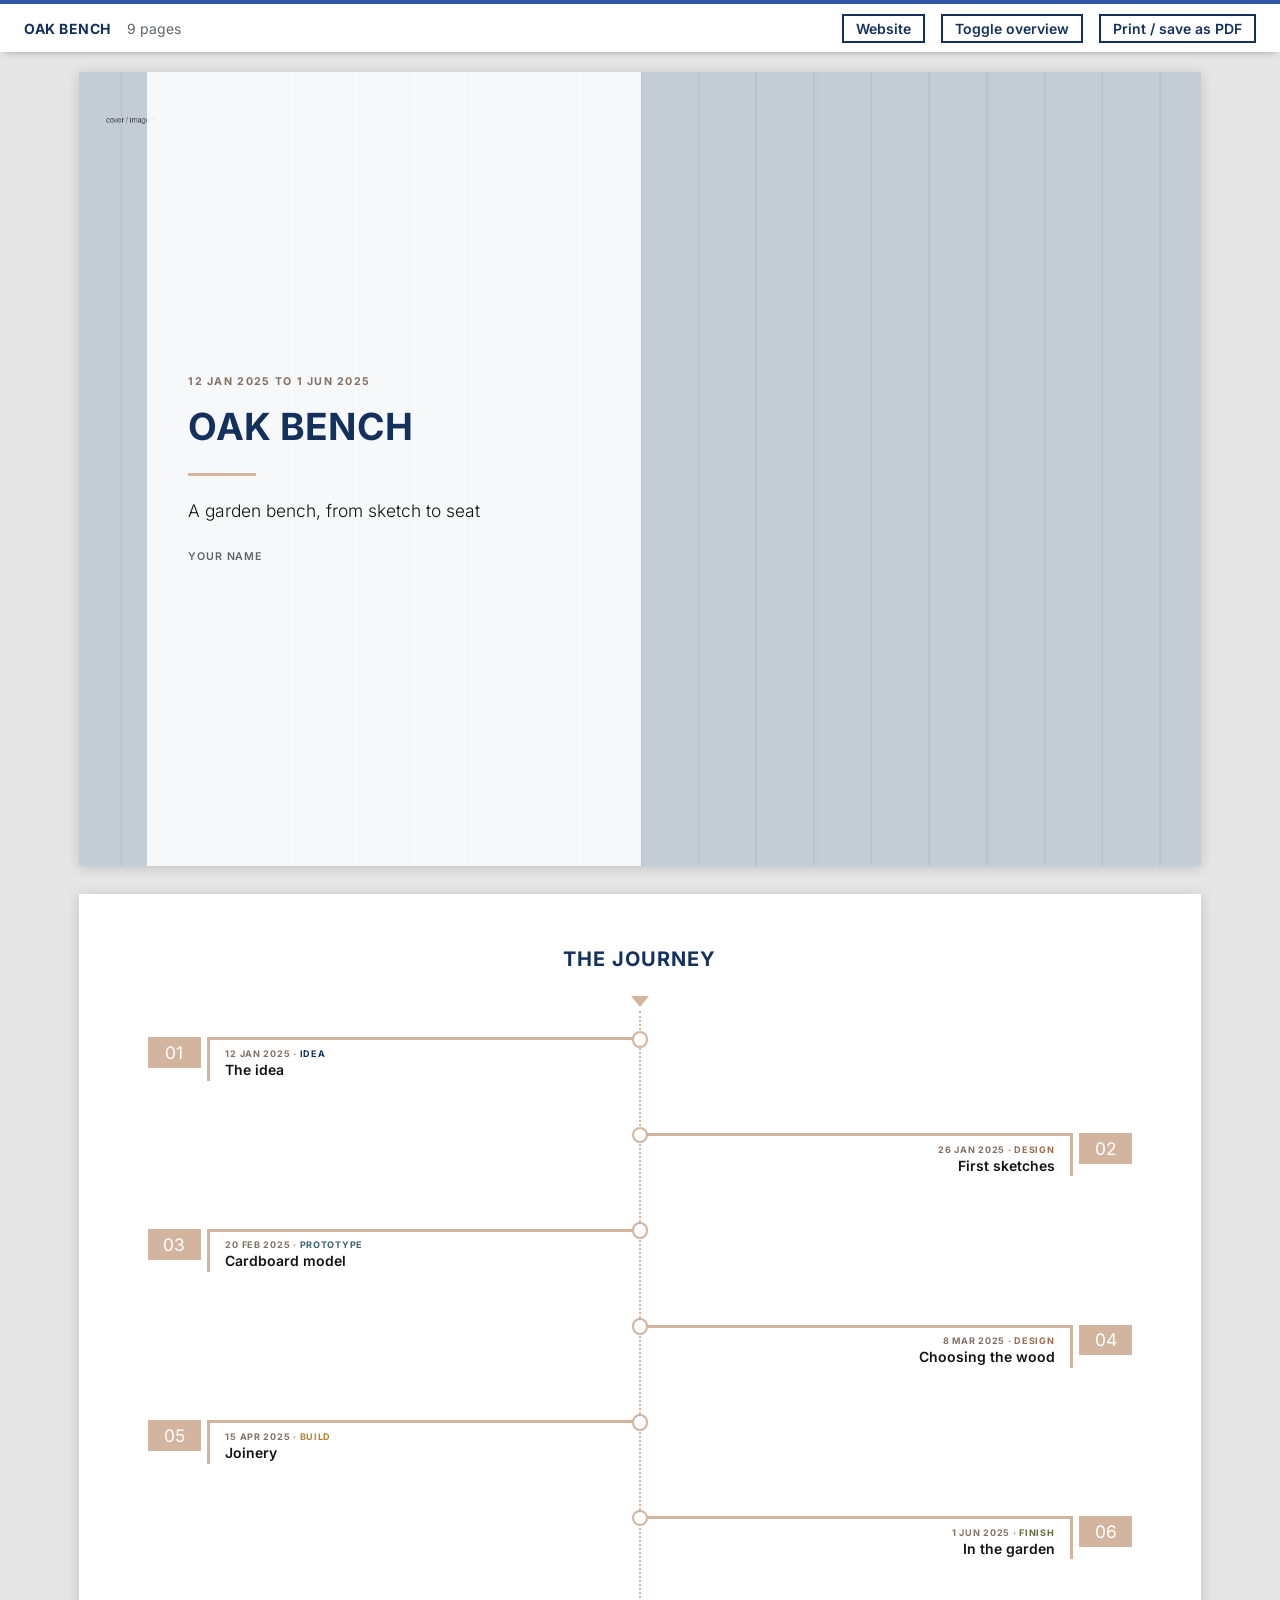
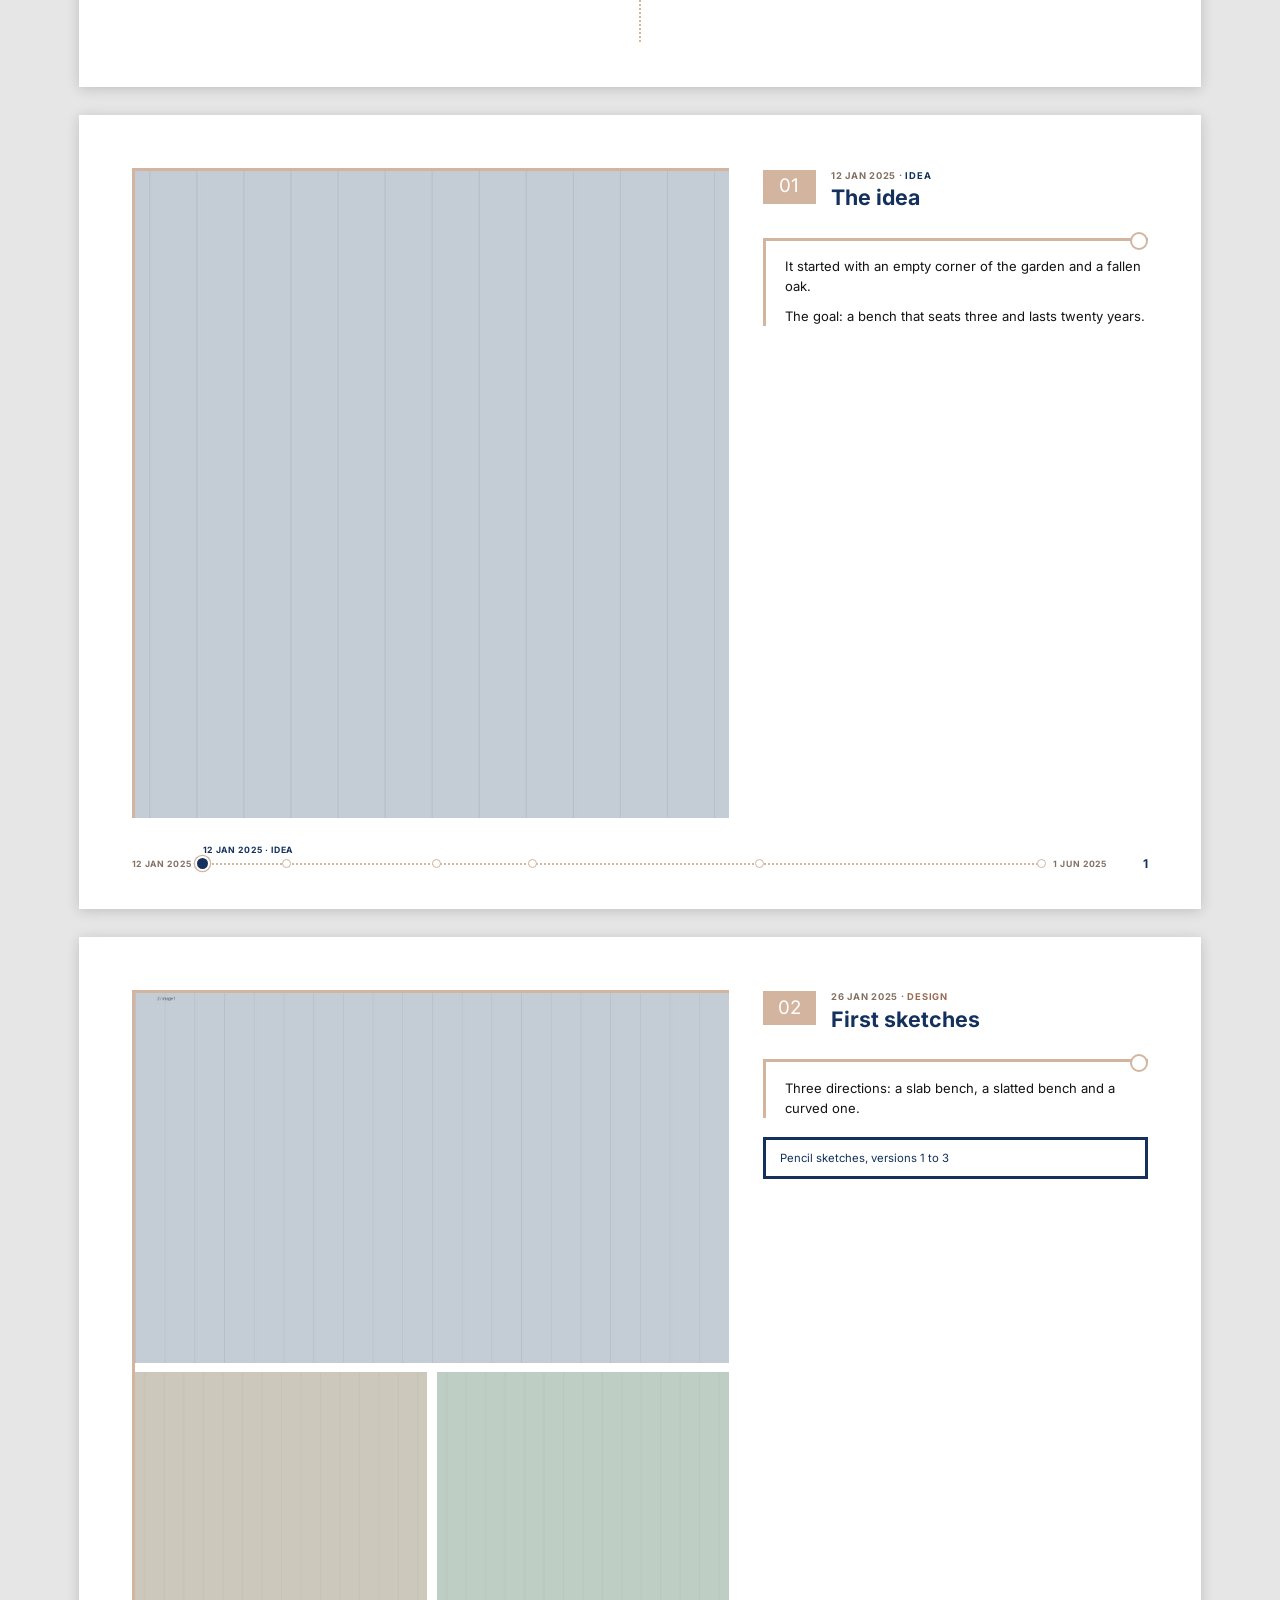
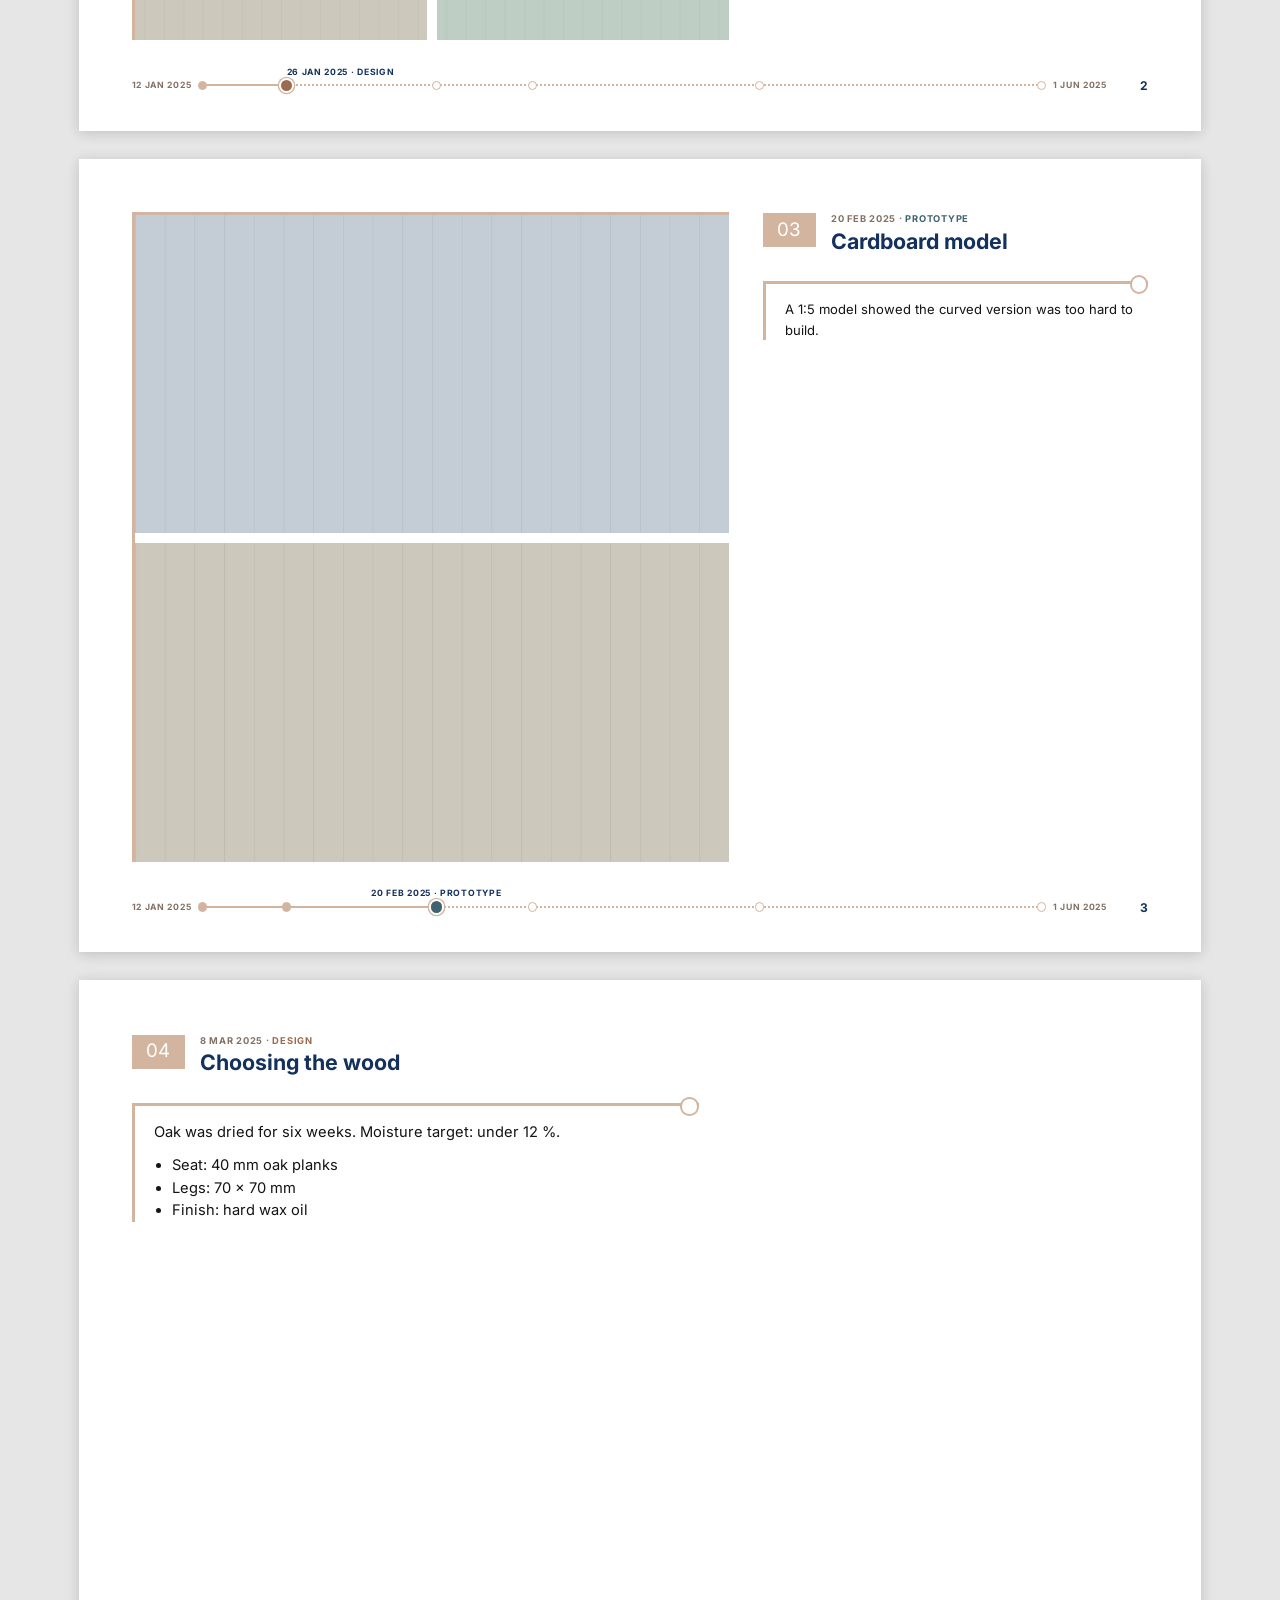
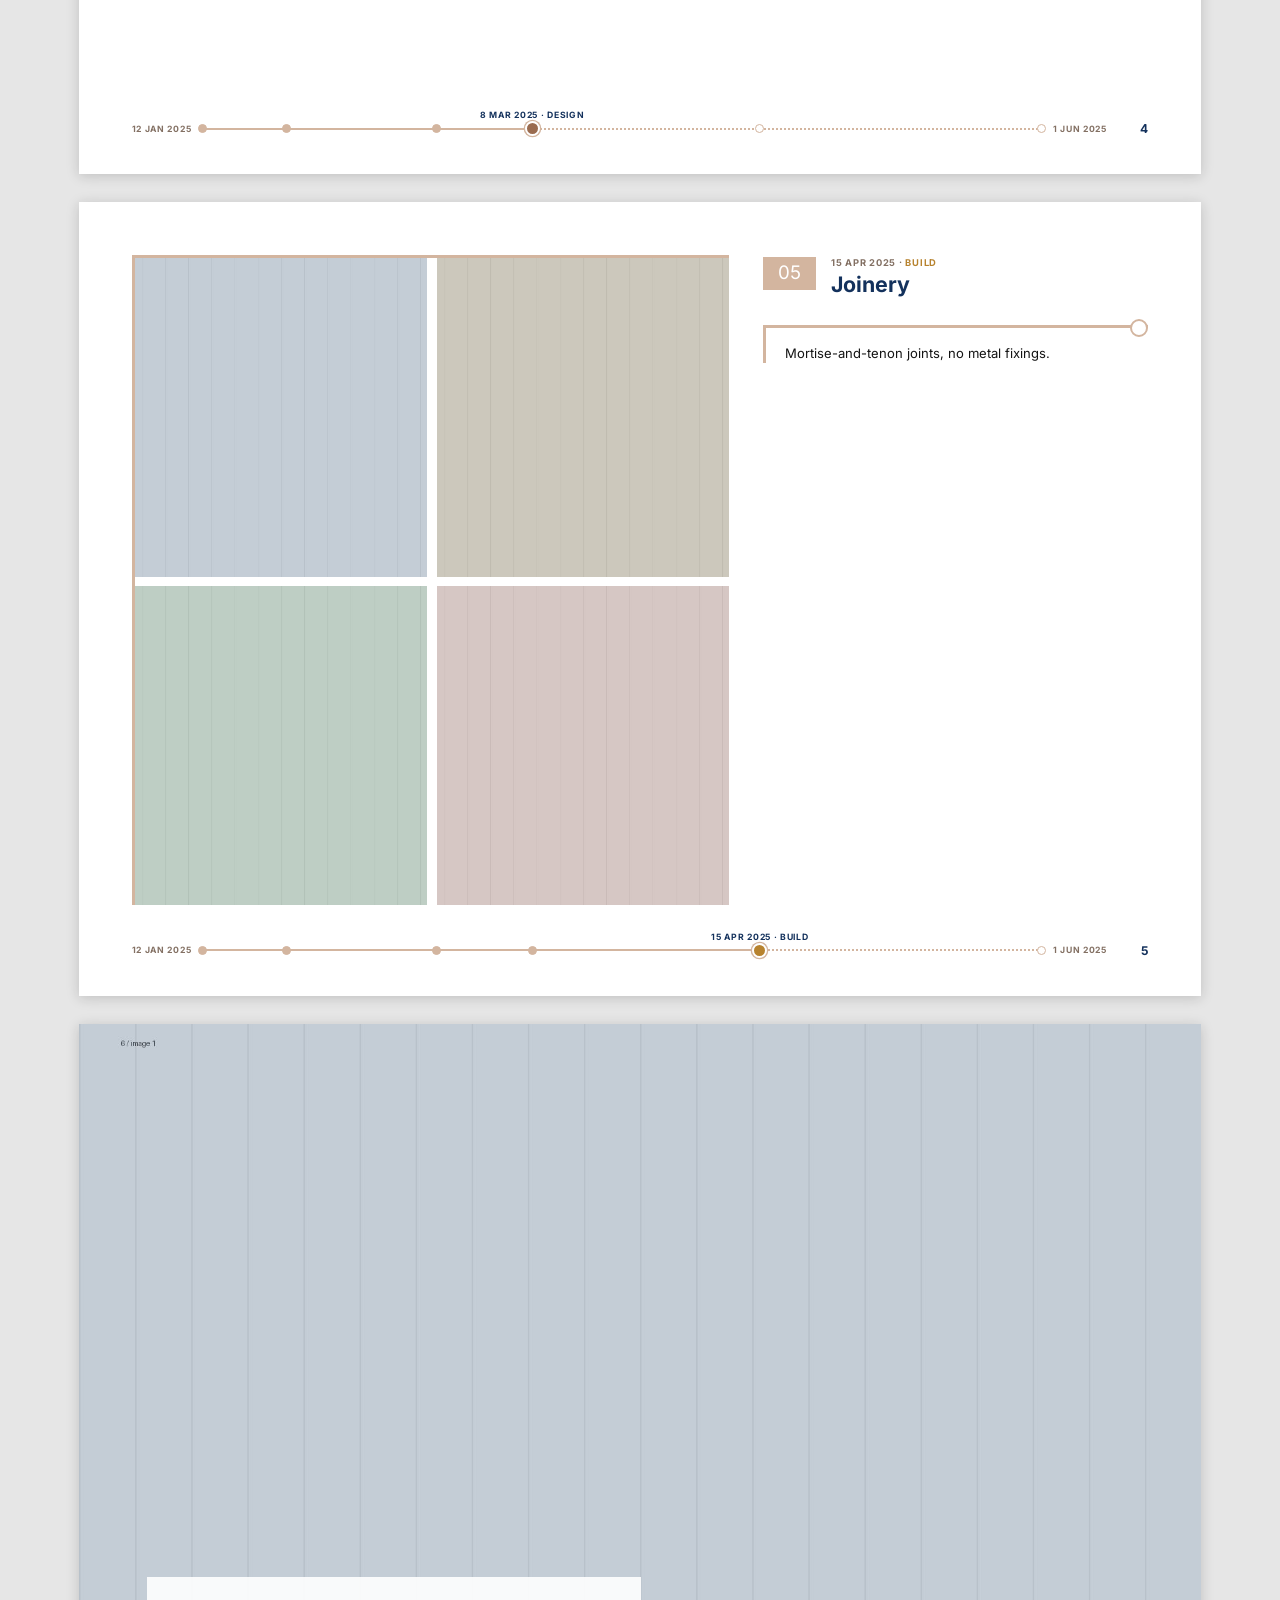
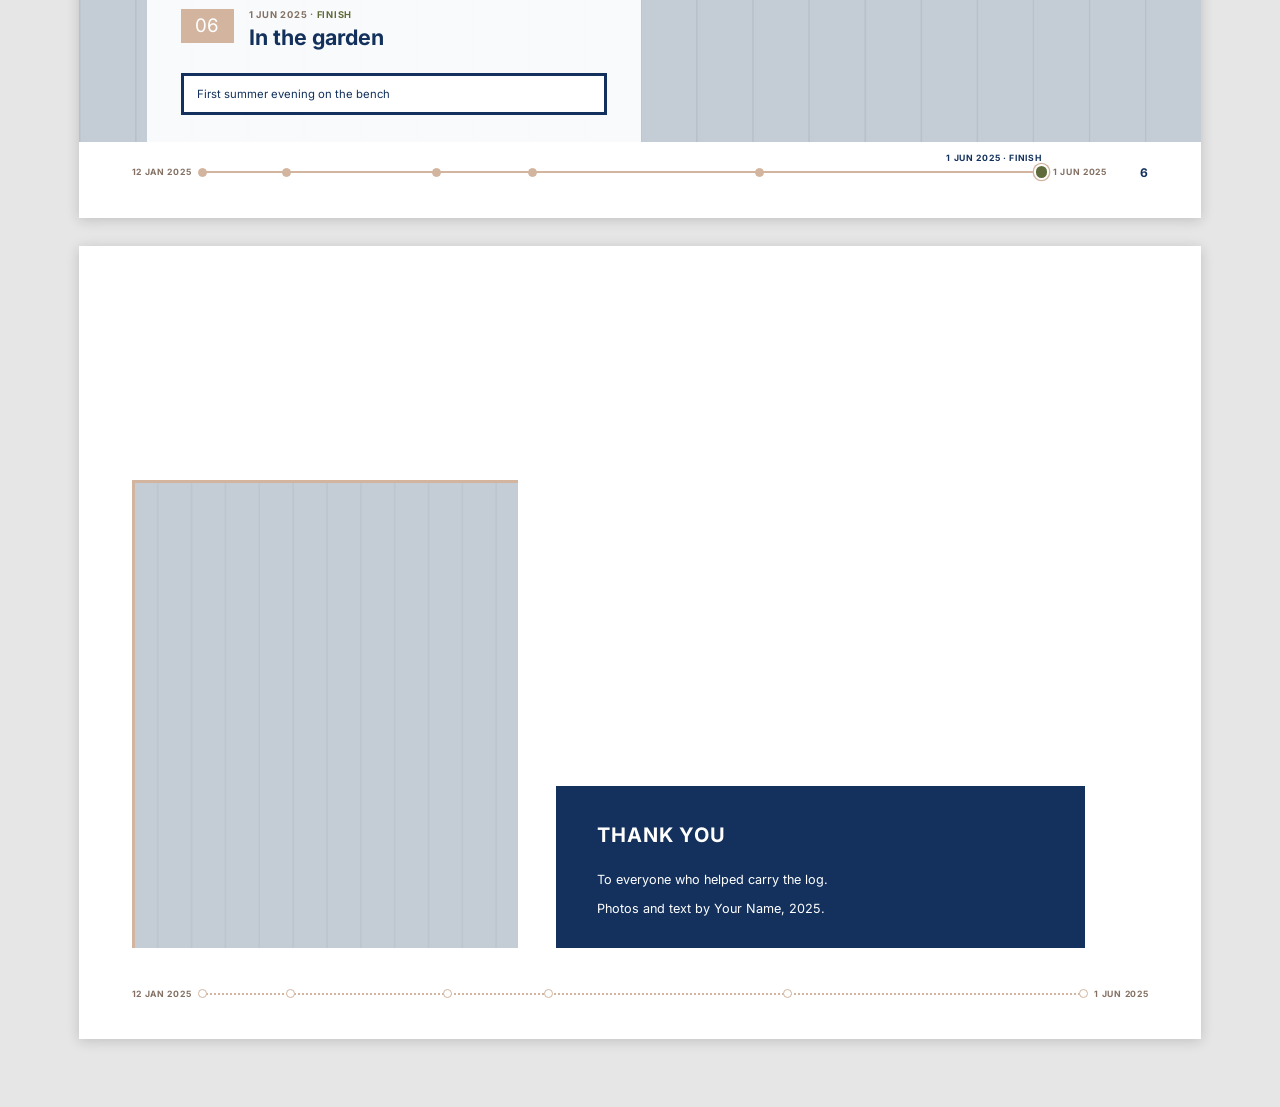
<file: example_project/_output/preview.html>
<!doctype html>
<html lang="en">
<head>
<meta charset="utf-8">
<meta name="viewport" content="width=device-width, initial-scale=1">
<title>Oak Bench</title>
<link href="fonts/fonts.css" rel="stylesheet">
<style>
@page { size: 297mm 210mm; margin: 0; }
:root {
  --w: 297mm; --h: 210mm;
  --paper: #FFFFFF; --ink: #141414; --muted: #5E656C; --soft: #F2F2F2;
  --line: #D3B59F; --line-ink: #837063; --dark: #13315C; --accent: #2F55A4;
  --sans: 'Inter', 'Segoe UI', 'Helvetica Neue', Arial, sans-serif;
  --pad: 14mm; --lw: 0.8mm;
}
* { box-sizing: border-box; }
html, body { margin: 0; padding: 0; }
body { font-family: var(--sans); color: var(--ink); background: var(--paper);
  -webkit-print-color-adjust: exact; print-color-adjust: exact; }

.sheet { width: var(--w); height: var(--h); position: relative; overflow: hidden;
  background: var(--paper); page-break-after: always; break-after: page; }
.sheet:last-child { page-break-after: auto; break-after: auto; }
figure { margin: 0; overflow: hidden; background: var(--soft); }
figure img { width: 100%; height: 100%; object-fit: cover; display: block; }
h1, h2 { font-weight: 700; margin: 0; }
p { margin: 0 0 0.7em; }
em { color: var(--muted); }

/* ---------- cover: photo with a translucent white band on the left */
.cover .cover-img { position: absolute; inset: 0; }
.cover-text { position: absolute; top: 0; bottom: 0; left: 18mm; width: 44%;
  padding: 0 11mm; display: flex; flex-direction: column; justify-content: center; }
.cover.has-img .cover-text { background: rgba(255, 255, 255, 0.86); }
.cover.no-img .cover-text { border-left: var(--lw) solid var(--line); left: 24mm; width: 60%; }
.cover .kicker { font-size: 8pt; font-weight: 700; letter-spacing: 0.12em; text-transform: uppercase;
  color: var(--line-ink); margin-bottom: 5mm; }
.cover h1 { font-size: 28pt; line-height: 1.08; text-transform: uppercase; color: var(--dark); letter-spacing: 0.005em; }
.cover .rule { display: block; width: 18mm; height: var(--lw); background: var(--line); margin: 7mm 0 6mm; }
.cover .subtitle { font-size: 13pt; line-height: 1.4; font-weight: 300; margin: 0; }
.cover .intro { font-size: 9.5pt; line-height: 1.55; margin-top: 5mm; }
.cover .byline { font-size: 8pt; font-weight: 600; letter-spacing: 0.08em; text-transform: uppercase;
  color: var(--muted); margin: 7mm 0 0; }

/* ---------- overview: vertical milestones with a dotted centre line */
.overview h2 { position: absolute; top: var(--pad); left: 0; right: 0; text-align: center; font-size: 15pt;
  text-transform: uppercase; letter-spacing: 0.05em; color: var(--dark); }
.ov-start { position: absolute; top: 27mm; left: 50%; margin-left: -2.4mm; width: 0; height: 0;
  border-left: 2.4mm solid transparent; border-right: 2.4mm solid transparent; border-top: 3mm solid var(--line); }
.ov-tl { position: absolute; top: 38mm; bottom: 20mm; left: var(--pad); right: var(--pad);
  list-style: none; margin: 0; padding: 0; }
.ov-tl::before { content: ""; position: absolute; left: 50%; top: -7mm; bottom: -8mm; margin-left: -0.35mm;
  border-left: 0.7mm dotted var(--line); }
.ov-item { position: absolute; width: calc(50% - 20mm); }
.ov-item.left { right: 50%; }
.ov-item.right { left: 50%; }
.ov-circle { position: absolute; top: -1.8mm; width: 4.4mm; height: 4.4mm; margin-top: 0.1mm; border-radius: 50%;
  background: var(--paper); border: 0.7mm solid var(--line); z-index: 1; }
.left .ov-circle { right: -2.2mm; }
.right .ov-circle { left: -2.2mm; }
.ov-card { position: relative; border-top: var(--lw) solid var(--line); padding: 2mm 4mm 0.5mm; }
.left .ov-card { border-left: var(--lw) solid var(--line); }
.right .ov-card { border-right: var(--lw) solid var(--line); text-align: right; }
.ov-num { position: absolute; top: calc(-1 * var(--lw)); width: 14mm; padding: 1.8mm 0; background: var(--line);
  color: #fff; font-size: 13pt; line-height: 1; text-align: center; }
.left .ov-num { right: calc(100% + 2.5mm); }
.right .ov-num { left: calc(100% + 2.5mm); }
.ov-meta { font-size: 6.8pt; font-weight: 700; letter-spacing: 0.08em; text-transform: uppercase;
  color: var(--line-ink); margin: 0 0 0.8mm; min-height: 2.4mm; }
.ov-meta .phase { color: var(--c); }
.ov-title { font-size: 10.5pt; font-weight: 600; line-height: 1.2; margin: 0; }

/* ---------- content pages */
.page .content { position: absolute; top: var(--pad); left: var(--pad); right: var(--pad);
  bottom: 24mm; display: grid; grid-template-columns: 1.55fr 1fr; gap: 9mm; }
.page-head { position: relative; padding-left: 18mm; min-height: 12mm; margin-bottom: 6mm; }
.page-head .num { position: absolute; left: 0; top: 0; width: 14mm; padding: 2mm 0; background: var(--line);
  color: #fff; font-size: 14pt; line-height: 1; text-align: center; }
.page-head .meta { font-size: 7pt; font-weight: 700; letter-spacing: 0.08em; text-transform: uppercase;
  color: var(--line-ink); margin: 0.4mm 0 1.2mm; min-height: 2.5mm; }
.page-head .phase { color: var(--phase); }
.page-head h2 { font-size: 16pt; line-height: 1.15; color: var(--dark); }
.body { position: relative; font-size: 9.8pt; line-height: 1.55; font-weight: 400;
  border-top: var(--lw) solid var(--line); border-left: var(--lw) solid var(--line); padding: 4mm 0 0 5mm; }
.body::before { content: ""; position: absolute; top: -2.3mm; right: 0; width: 3.8mm; height: 3.8mm;
  border-radius: 50%; background: var(--paper); border: 0.7mm solid var(--line); }
.body ul, .body ol { padding-left: 5mm; margin: 0 0 0.7em; }
.body p:last-child { margin-bottom: 0; }
.caption { font-size: 8.5pt; line-height: 1.45; color: var(--dark); background: var(--paper);
  border: var(--lw) solid var(--dark); padding: 2.6mm 3.6mm; margin: 5mm 0 0; }
.side { overflow: hidden; }

.media { display: grid; gap: 2.5mm; height: 172mm; border-top: var(--lw) solid var(--line);
  border-left: var(--lw) solid var(--line); }
.media figure { height: 100%; }
.media.n1 { grid-template-rows: 171.20mm; }
.media.n2 { grid-template-rows: 84.35mm 84.35mm; }
.media.n3 { grid-template-columns: 1fr 1fr; grid-template-rows: 97.85mm 70.85mm; }
.media.n3 figure:first-child { grid-column: 1 / 3; }
.media.n4 { grid-template-columns: 1fr 1fr; grid-template-rows: 84.35mm 84.35mm; }

.layout-text .content { grid-template-columns: 1fr; }
.text-only { max-width: 165mm; }
.text-only .body { font-size: 11pt; max-width: 150mm; padding-right: 10mm; }
.text-only .caption { max-width: 150mm; }

.layout-full .content { inset: 0; bottom: 20mm; display: block; }
.full-img { position: absolute; inset: 0; }
.full-overlay { position: absolute; left: 18mm; bottom: 0; width: 44%; background: rgba(255, 255, 255, 0.9);
  padding: 8mm 9mm 7mm; }
.full-overlay .page-head { margin-bottom: 0; }

/* ---------- time rail: dotted line, a circle per page */
footer { position: absolute; left: var(--pad); right: var(--pad); bottom: 7mm; height: 10mm;
  display: flex; align-items: center; gap: 5mm; }
.rail { flex: 1; display: flex; align-items: center; gap: 3mm; }
.end-label { font-size: 6.5pt; font-weight: 700; letter-spacing: 0.08em; text-transform: uppercase;
  color: var(--line-ink); white-space: nowrap; }
.track { position: relative; flex: 1; height: 0; border-top: 0.6mm dotted var(--line); }
.fill { position: absolute; left: 0; top: -0.6mm; height: 0.6mm; background: var(--line); }
.dot { position: absolute; top: -0.3mm; width: 2.4mm; height: 2.4mm; margin: -1.2mm 0 0 -1.2mm;
  border-radius: 50%; background: var(--paper); border: 0.5mm solid var(--line); }
.dot.past { background: var(--line); }
.dot.now { width: 4mm; height: 4mm; margin: -2mm 0 0 -2mm; background: var(--c); border: 0.7mm solid var(--paper);
  box-shadow: 0 0 0 0.35mm var(--line); }
.here { position: absolute; bottom: 2.6mm; font-size: 6.5pt; font-weight: 700; letter-spacing: 0.08em;
  text-transform: uppercase; white-space: nowrap; color: var(--dark); }
.here.mid { transform: translateX(-50%); }
.here.end { transform: translateX(-100%); }
.folio { font-size: 9pt; font-weight: 700; color: var(--dark); min-width: 6mm; text-align: right; }

/* ---------- back: photo in a bracket, closing text in a navy block */
.back .back-inner { position: absolute; inset: var(--pad); bottom: 24mm; display: flex; gap: 10mm; align-items: flex-end; }
.back-img { width: 38%; height: 72%; border-top: var(--lw) solid var(--line); border-left: var(--lw) solid var(--line); }
.back-text { flex: 1; max-width: 140mm; background: var(--dark); color: #fff; padding: 9mm 11mm 8mm;
  font-size: 9.5pt; line-height: 1.55; }
.back-text h2 { font-size: 15pt; text-transform: uppercase; letter-spacing: 0.04em; margin-bottom: 5mm; }
.back-text em { color: #D9E0E8; }
.back-text a { color: #fff; }
.back-text p:last-child { margin-bottom: 0; }

/* ---------- screen preview only */

@media screen {
  body { background: #E6E6E6; padding: 72px 0 40px; }
  .sheet { margin: 0 auto 28px; box-shadow: 0 2px 12px rgba(20, 20, 20, .18); }
  .toolbar { position: fixed; top: 0; left: 0; right: 0; height: 52px; z-index: 10; display: flex; gap: 16px;
    align-items: center; padding: 0 24px; background: #fff; color: var(--ink); font-size: 14px;
    border-top: 4px solid var(--accent); box-shadow: 0 5px 7px -5px #999; }
  .toolbar strong { text-transform: uppercase; letter-spacing: .04em; color: var(--dark); }
  .toolbar span { color: var(--muted); }
  .toolbar a, .toolbar button { font: inherit; font-weight: 600; background: none; color: var(--dark);
    border: 2px solid var(--dark); padding: 4px 12px; cursor: pointer; text-decoration: none; }
  .toolbar a:hover, .toolbar button:hover { background: var(--dark); color: #fff; }
  .toolbar a:focus-visible, .toolbar button:focus-visible { outline: 2px solid var(--accent); outline-offset: 2px; }
  .toolbar .grow { flex: 1; }
  body.spread .book { display: flex; flex-wrap: wrap; justify-content: center; gap: 0 28px; }
  body.spread .sheet { margin: 0 0 28px; zoom: .5; }
}
@media print { .toolbar { display: none; } }
</style>
</head>
<body>
<div class="toolbar">
  <strong>Oak Bench</strong><span>9 pages</span><span class="grow"></span>
  <a href="index.html">Website</a>
  <button type="button" onclick="document.body.classList.toggle('spread')">Toggle overview</button>
  <button type="button" onclick="window.print()">Print / save as PDF</button>
</div>
<main class="book">
  <section class="sheet cover has-img">
    <figure class="cover-img"><img src="_img/0eb3eff7cdeb.jpg" alt=""></figure>
    <div class="cover-text">
      <p class="kicker">12 Jan 2025 to 1 Jun 2025</p>
      <h1>Oak Bench</h1>
      <span class="rule"></span>
      <p class='subtitle'>A garden bench, from sketch to seat</p>
      
      <p class='byline'>Your Name</p>
    </div>
  </section>
  <section class="sheet overview">
    <h2>The journey</h2>
    <span class="ov-start"></span>
    <ol class="ov-tl">
      <li class="ov-item left" style="top:0.00%;--c:#13315C">
        <span class="ov-circle"></span>
        <div class="ov-card">
          <span class="ov-num">01</span>
          <p class="ov-meta">12 Jan 2025 · <span class="phase">Idea</span></p>
          <p class="ov-title">The idea</p>
        </div>
      </li>
      <li class="ov-item right" style="top:16.67%;--c:#9A6B4F">
        <span class="ov-circle"></span>
        <div class="ov-card">
          <span class="ov-num">02</span>
          <p class="ov-meta">26 Jan 2025 · <span class="phase">Design</span></p>
          <p class="ov-title">First sketches</p>
        </div>
      </li>
      <li class="ov-item left" style="top:33.33%;--c:#3F6470">
        <span class="ov-circle"></span>
        <div class="ov-card">
          <span class="ov-num">03</span>
          <p class="ov-meta">20 Feb 2025 · <span class="phase">Prototype</span></p>
          <p class="ov-title">Cardboard model</p>
        </div>
      </li>
      <li class="ov-item right" style="top:50.00%;--c:#9A6B4F">
        <span class="ov-circle"></span>
        <div class="ov-card">
          <span class="ov-num">04</span>
          <p class="ov-meta">8 Mar 2025 · <span class="phase">Design</span></p>
          <p class="ov-title">Choosing the wood</p>
        </div>
      </li>
      <li class="ov-item left" style="top:66.67%;--c:#B7832F">
        <span class="ov-circle"></span>
        <div class="ov-card">
          <span class="ov-num">05</span>
          <p class="ov-meta">15 Apr 2025 · <span class="phase">Build</span></p>
          <p class="ov-title">Joinery</p>
        </div>
      </li>
      <li class="ov-item right" style="top:83.33%;--c:#5F6B3A">
        <span class="ov-circle"></span>
        <div class="ov-card">
          <span class="ov-num">06</span>
          <p class="ov-meta">1 Jun 2025 · <span class="phase">Finish</span></p>
          <p class="ov-title">In the garden</p>
        </div>
      </li></ol>
  </section>
  <section class="sheet page layout-split" style="--phase:#13315C">
    <div class="content">
      <div class="media n1"><figure class=""><img src="_img/f4873120ff74.jpg" alt=""></figure></div>
      <div class="side">
      <header class="page-head">
        <span class="num">01</span>
        <p class="meta">12 Jan 2025 · <span class="phase">Idea</span></p>
        <h2>The idea</h2>
      </header><div class="body"><p>It started with an empty corner of the garden and a fallen oak.</p>
<p>The goal: a bench that seats three and lasts twenty years.</p></div></div></div>
    <footer>
    <div class="rail">
      <span class="end-label start">12 Jan 2025</span>
      <div class="track"><span class="fill" style="width:0.00%"></span><span class="dot now" style="left:0.00%;--c:#13315C"></span><span class="dot" style="left:10.00%;--c:#9A6B4F"></span><span class="dot" style="left:27.86%;--c:#3F6470"></span><span class="dot" style="left:39.29%;--c:#9A6B4F"></span><span class="dot" style="left:66.43%;--c:#B7832F"></span><span class="dot" style="left:100.00%;--c:#5F6B3A"></span><span class="here start" style="left:0.00%">12 Jan 2025 · Idea</span></div>
      <span class="end-label end">1 Jun 2025</span>
    </div><span class="folio">1</span></footer>
  </section>
  <section class="sheet page layout-grid" style="--phase:#9A6B4F">
    <div class="content">
      <div class="media n3 grid"><figure class=""><img src="_img/624c20e6e5e2.jpg" alt=""></figure><figure class=""><img src="_img/dfc3cd96281c.jpg" alt=""></figure><figure class=""><img src="_img/e829c0b112e0.jpg" alt=""></figure></div>
      <div class="side">
      <header class="page-head">
        <span class="num">02</span>
        <p class="meta">26 Jan 2025 · <span class="phase">Design</span></p>
        <h2>First sketches</h2>
      </header><div class="body"><p>Three directions: a slab bench, a slatted bench and a curved one.</p></div><p class="caption">Pencil sketches, versions 1 to 3</p></div></div>
    <footer>
    <div class="rail">
      <span class="end-label start">12 Jan 2025</span>
      <div class="track"><span class="fill" style="width:10.00%"></span><span class="dot past" style="left:0.00%;--c:#13315C"></span><span class="dot now" style="left:10.00%;--c:#9A6B4F"></span><span class="dot" style="left:27.86%;--c:#3F6470"></span><span class="dot" style="left:39.29%;--c:#9A6B4F"></span><span class="dot" style="left:66.43%;--c:#B7832F"></span><span class="dot" style="left:100.00%;--c:#5F6B3A"></span><span class="here start" style="left:10.00%">26 Jan 2025 · Design</span></div>
      <span class="end-label end">1 Jun 2025</span>
    </div><span class="folio">2</span></footer>
  </section>
  <section class="sheet page layout-split" style="--phase:#3F6470">
    <div class="content">
      <div class="media n2"><figure class=""><img src="_img/c85b2122e63b.jpg" alt=""></figure><figure class=""><img src="_img/c215b9d51a7e.jpg" alt=""></figure></div>
      <div class="side">
      <header class="page-head">
        <span class="num">03</span>
        <p class="meta">20 Feb 2025 · <span class="phase">Prototype</span></p>
        <h2>Cardboard model</h2>
      </header><div class="body"><p>A 1:5 model showed the curved version was too hard to build.</p></div></div></div>
    <footer>
    <div class="rail">
      <span class="end-label start">12 Jan 2025</span>
      <div class="track"><span class="fill" style="width:27.86%"></span><span class="dot past" style="left:0.00%;--c:#13315C"></span><span class="dot past" style="left:10.00%;--c:#9A6B4F"></span><span class="dot now" style="left:27.86%;--c:#3F6470"></span><span class="dot" style="left:39.29%;--c:#9A6B4F"></span><span class="dot" style="left:66.43%;--c:#B7832F"></span><span class="dot" style="left:100.00%;--c:#5F6B3A"></span><span class="here mid" style="left:27.86%">20 Feb 2025 · Prototype</span></div>
      <span class="end-label end">1 Jun 2025</span>
    </div><span class="folio">3</span></footer>
  </section>
  <section class="sheet page layout-text" style="--phase:#9A6B4F">
    <div class="content"><div class="text-only">
      <header class="page-head">
        <span class="num">04</span>
        <p class="meta">8 Mar 2025 · <span class="phase">Design</span></p>
        <h2>Choosing the wood</h2>
      </header><div class="body"><p>Oak was dried for six weeks. Moisture target: under 12 %.</p>
<ul>
<li>Seat: 40 mm oak planks</li>
<li>Legs: 70 x 70 mm</li>
<li>Finish: hard wax oil</li>
</ul></div></div></div>
    <footer>
    <div class="rail">
      <span class="end-label start">12 Jan 2025</span>
      <div class="track"><span class="fill" style="width:39.29%"></span><span class="dot past" style="left:0.00%;--c:#13315C"></span><span class="dot past" style="left:10.00%;--c:#9A6B4F"></span><span class="dot past" style="left:27.86%;--c:#3F6470"></span><span class="dot now" style="left:39.29%;--c:#9A6B4F"></span><span class="dot" style="left:66.43%;--c:#B7832F"></span><span class="dot" style="left:100.00%;--c:#5F6B3A"></span><span class="here mid" style="left:39.29%">8 Mar 2025 · Design</span></div>
      <span class="end-label end">1 Jun 2025</span>
    </div><span class="folio">4</span></footer>
  </section>
  <section class="sheet page layout-grid" style="--phase:#B7832F">
    <div class="content">
      <div class="media n4 grid"><figure class=""><img src="_img/2cec401ebb1c.jpg" alt=""></figure><figure class=""><img src="_img/59efe5732ac1.jpg" alt=""></figure><figure class=""><img src="_img/dba932a801ac.jpg" alt=""></figure><figure class=""><img src="_img/6611f14dd1c2.jpg" alt=""></figure></div>
      <div class="side">
      <header class="page-head">
        <span class="num">05</span>
        <p class="meta">15 Apr 2025 · <span class="phase">Build</span></p>
        <h2>Joinery</h2>
      </header><div class="body"><p>Mortise-and-tenon joints, no metal fixings.</p></div></div></div>
    <footer>
    <div class="rail">
      <span class="end-label start">12 Jan 2025</span>
      <div class="track"><span class="fill" style="width:66.43%"></span><span class="dot past" style="left:0.00%;--c:#13315C"></span><span class="dot past" style="left:10.00%;--c:#9A6B4F"></span><span class="dot past" style="left:27.86%;--c:#3F6470"></span><span class="dot past" style="left:39.29%;--c:#9A6B4F"></span><span class="dot now" style="left:66.43%;--c:#B7832F"></span><span class="dot" style="left:100.00%;--c:#5F6B3A"></span><span class="here mid" style="left:66.43%">15 Apr 2025 · Build</span></div>
      <span class="end-label end">1 Jun 2025</span>
    </div><span class="folio">5</span></footer>
  </section>
  <section class="sheet page layout-full" style="--phase:#5F6B3A">
    <div class="content">
      <figure class="full-img"><img src="_img/9fee8c12097e.jpg" alt=""></figure>
      <div class="full-overlay">
      <header class="page-head">
        <span class="num">06</span>
        <p class="meta">1 Jun 2025 · <span class="phase">Finish</span></p>
        <h2>In the garden</h2>
      </header><p class="caption">First summer evening on the bench</p></div></div>
    <footer>
    <div class="rail">
      <span class="end-label start">12 Jan 2025</span>
      <div class="track"><span class="fill" style="width:100.00%"></span><span class="dot past" style="left:0.00%;--c:#13315C"></span><span class="dot past" style="left:10.00%;--c:#9A6B4F"></span><span class="dot past" style="left:27.86%;--c:#3F6470"></span><span class="dot past" style="left:39.29%;--c:#9A6B4F"></span><span class="dot past" style="left:66.43%;--c:#B7832F"></span><span class="dot now" style="left:100.00%;--c:#5F6B3A"></span><span class="here end" style="left:100.00%">1 Jun 2025 · Finish</span></div>
      <span class="end-label end">1 Jun 2025</span>
    </div><span class="folio">6</span></footer>
  </section>
  <section class="sheet back">
    <div class="back-inner">
      <figure class="back-img"><img src="_img/6340632a0f5b.jpg" alt=""></figure>
      <div class="back-text">
        <h2>Thank you</h2>
        <p>To everyone who helped carry the log.</p>
<p>Photos and text by Your Name, 2025.</p>
      </div>
    </div>
    <footer>
    <div class="rail">
      <span class="end-label start">12 Jan 2025</span>
      <div class="track"><span class="dot" style="left:0.00%;--c:#13315C"></span><span class="dot" style="left:10.00%;--c:#9A6B4F"></span><span class="dot" style="left:27.86%;--c:#3F6470"></span><span class="dot" style="left:39.29%;--c:#9A6B4F"></span><span class="dot" style="left:66.43%;--c:#B7832F"></span><span class="dot" style="left:100.00%;--c:#5F6B3A"></span></div>
      <span class="end-label end">1 Jun 2025</span>
    </div></footer>
  </section>
</main>
</body>
</html>
</file>
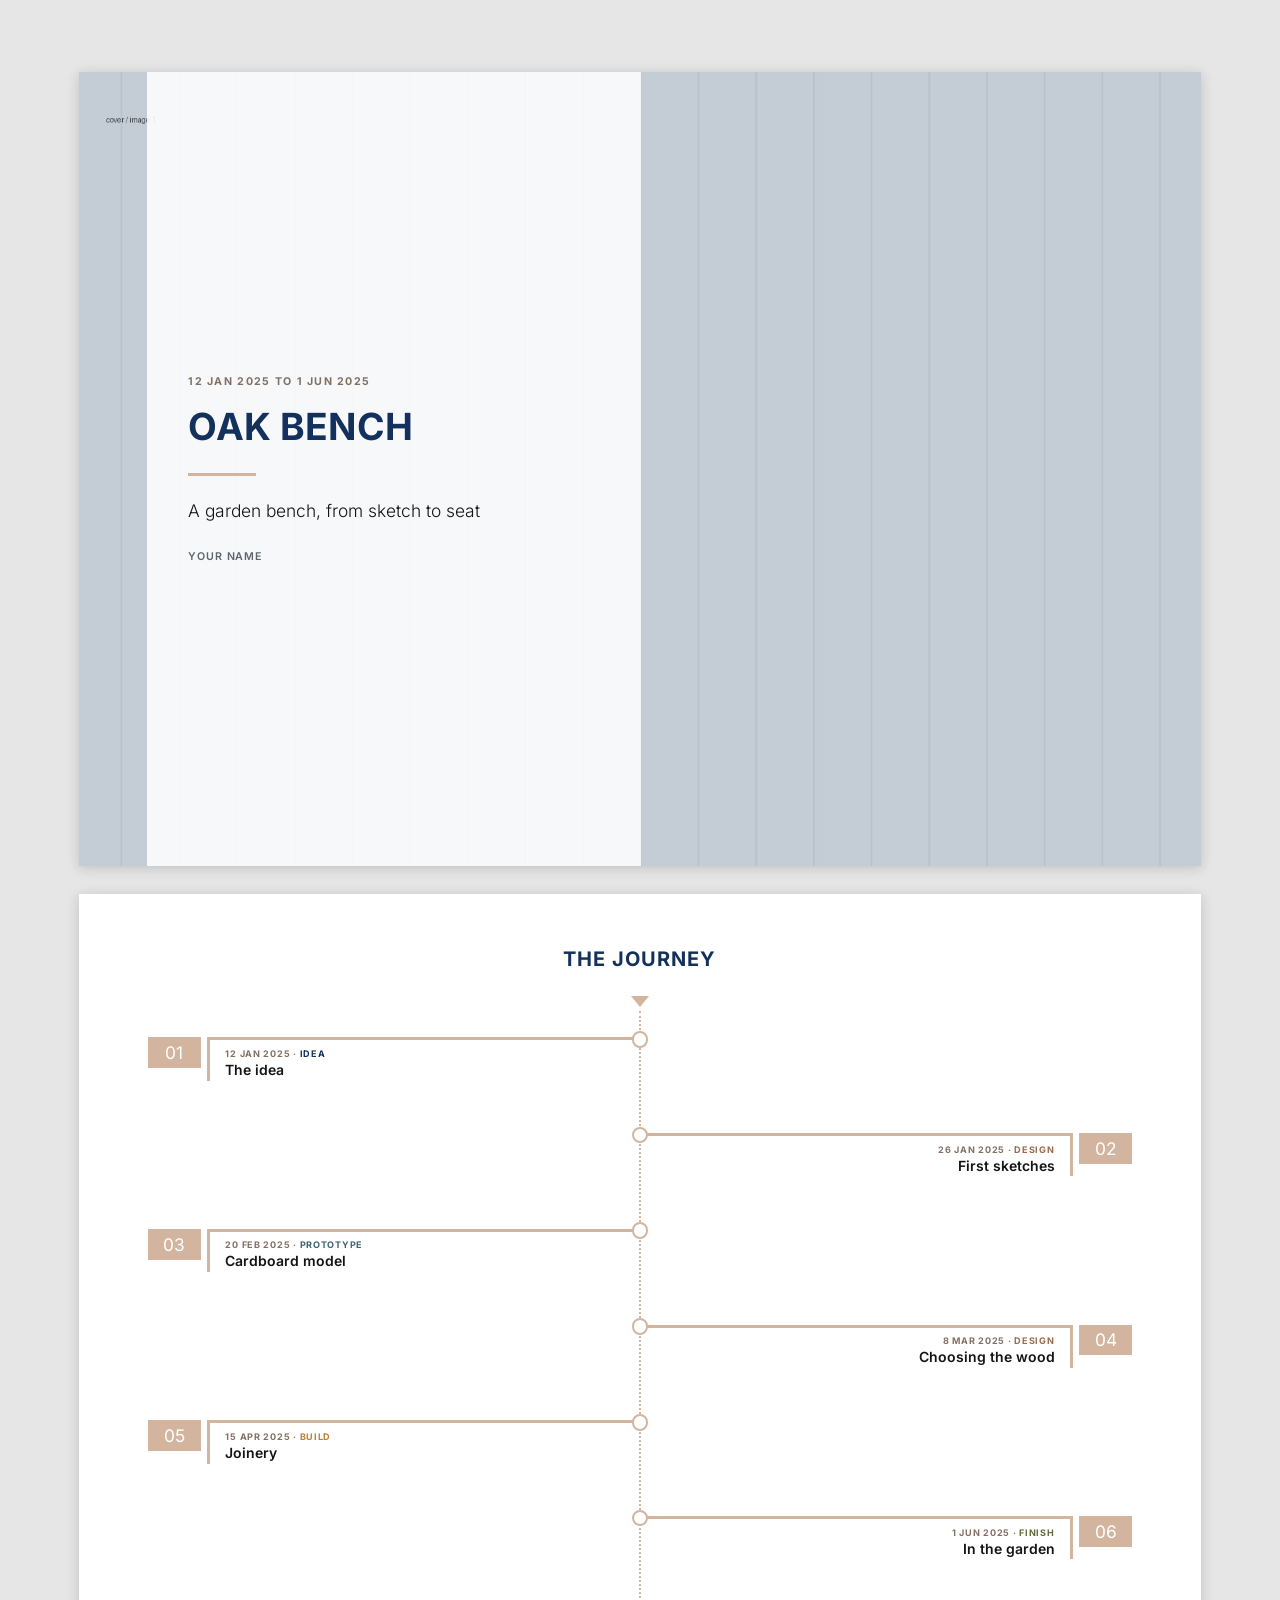
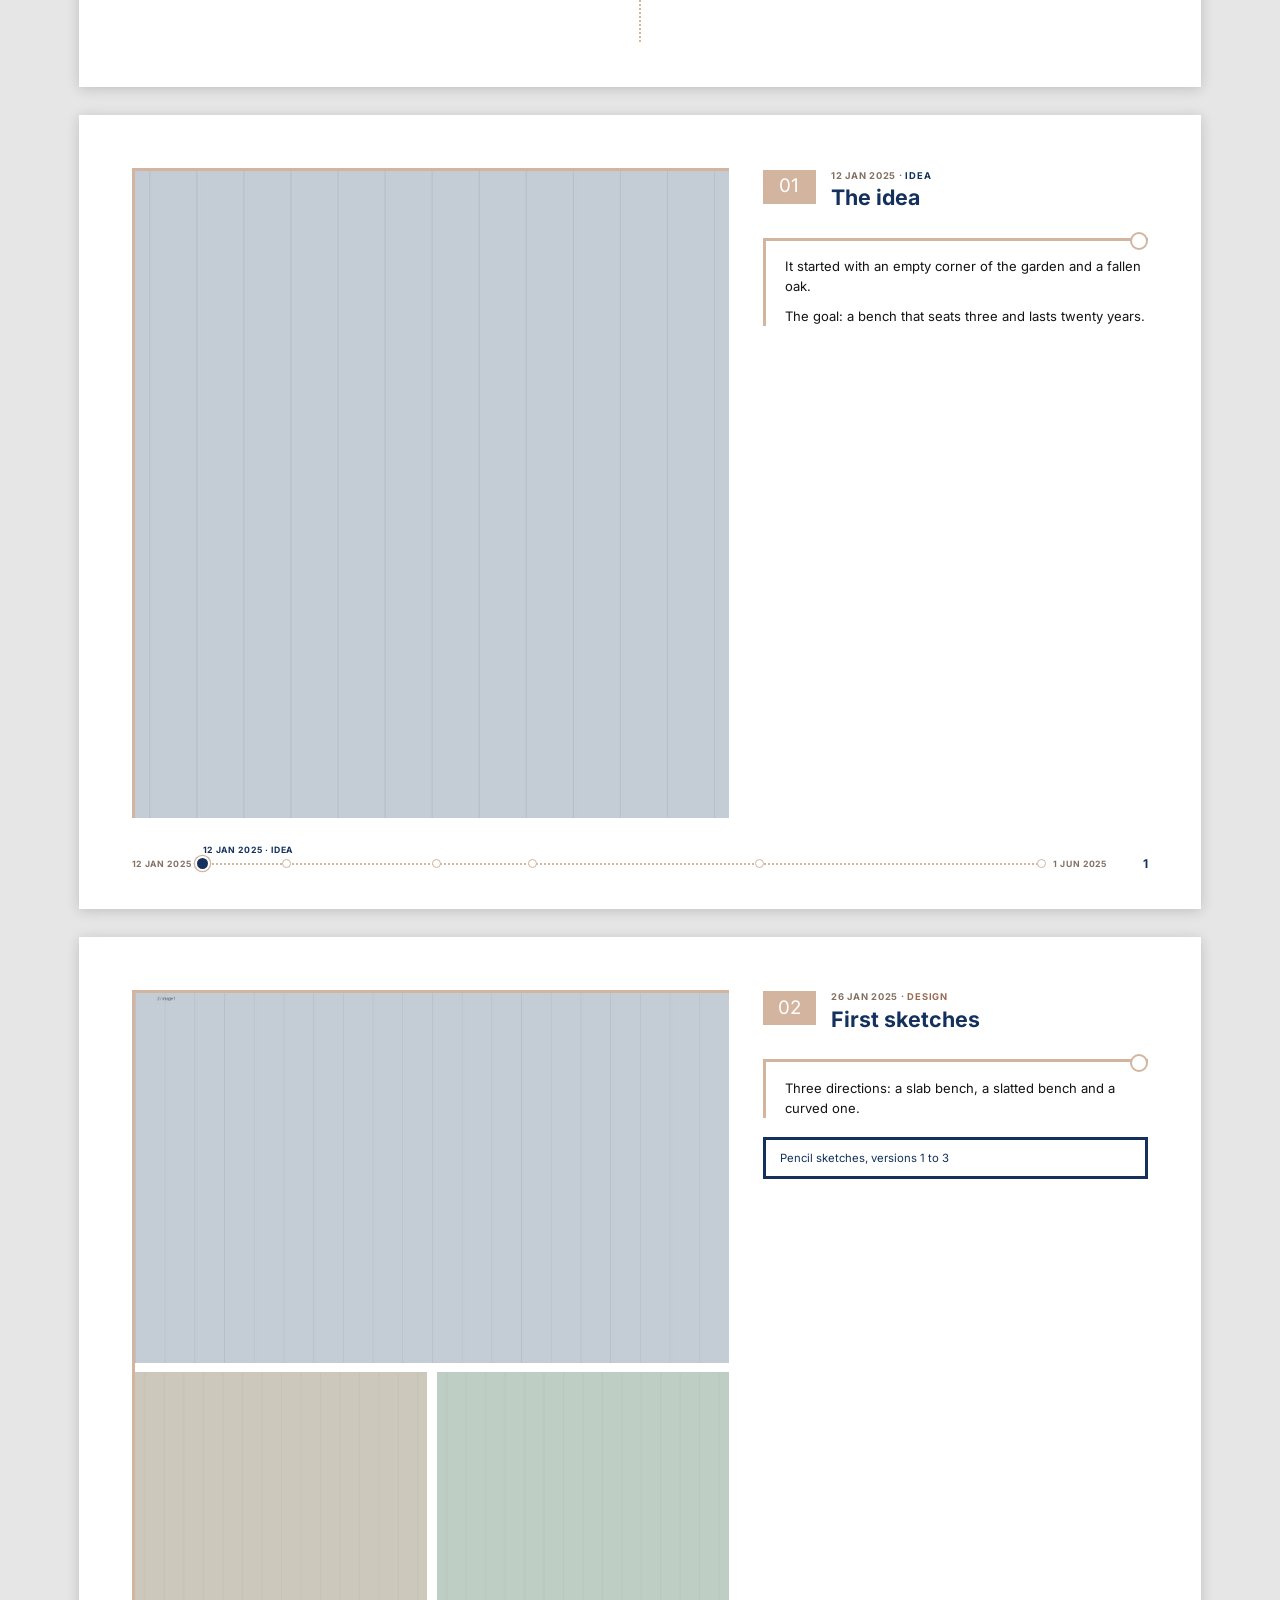
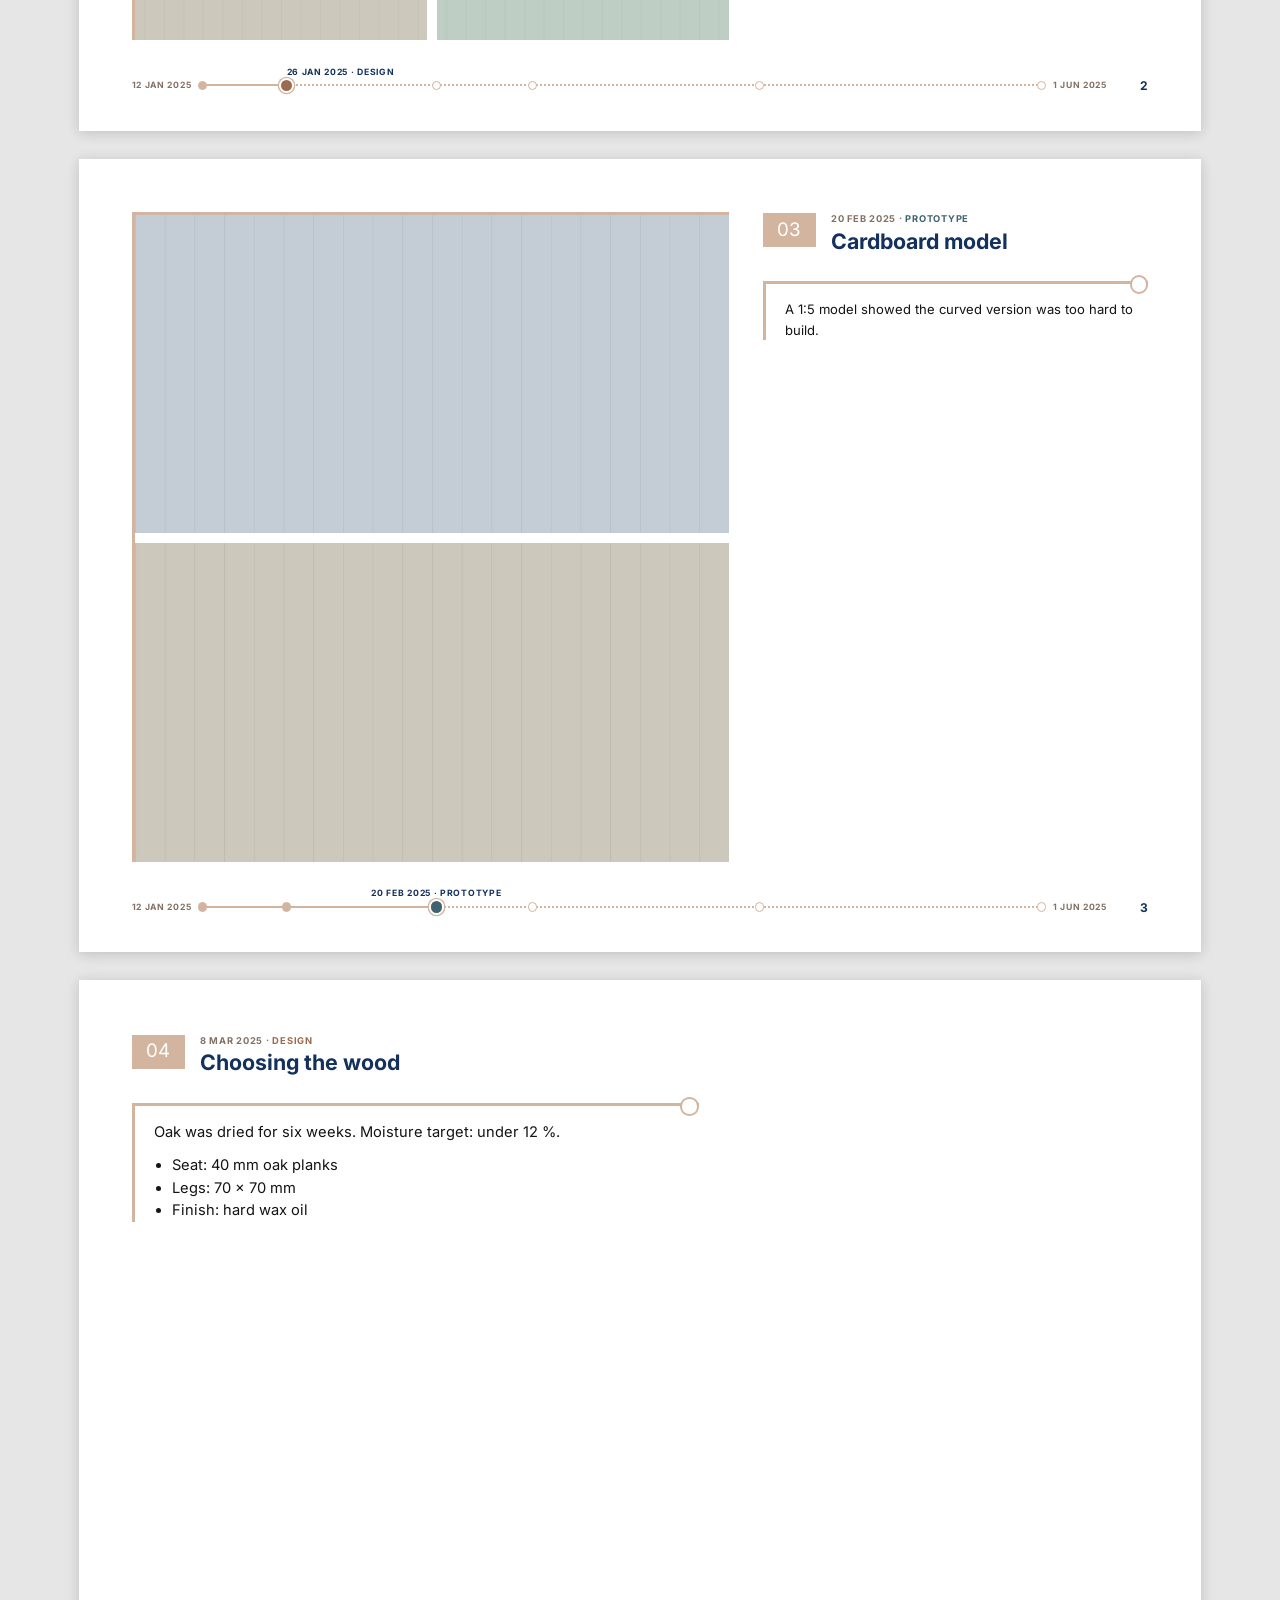
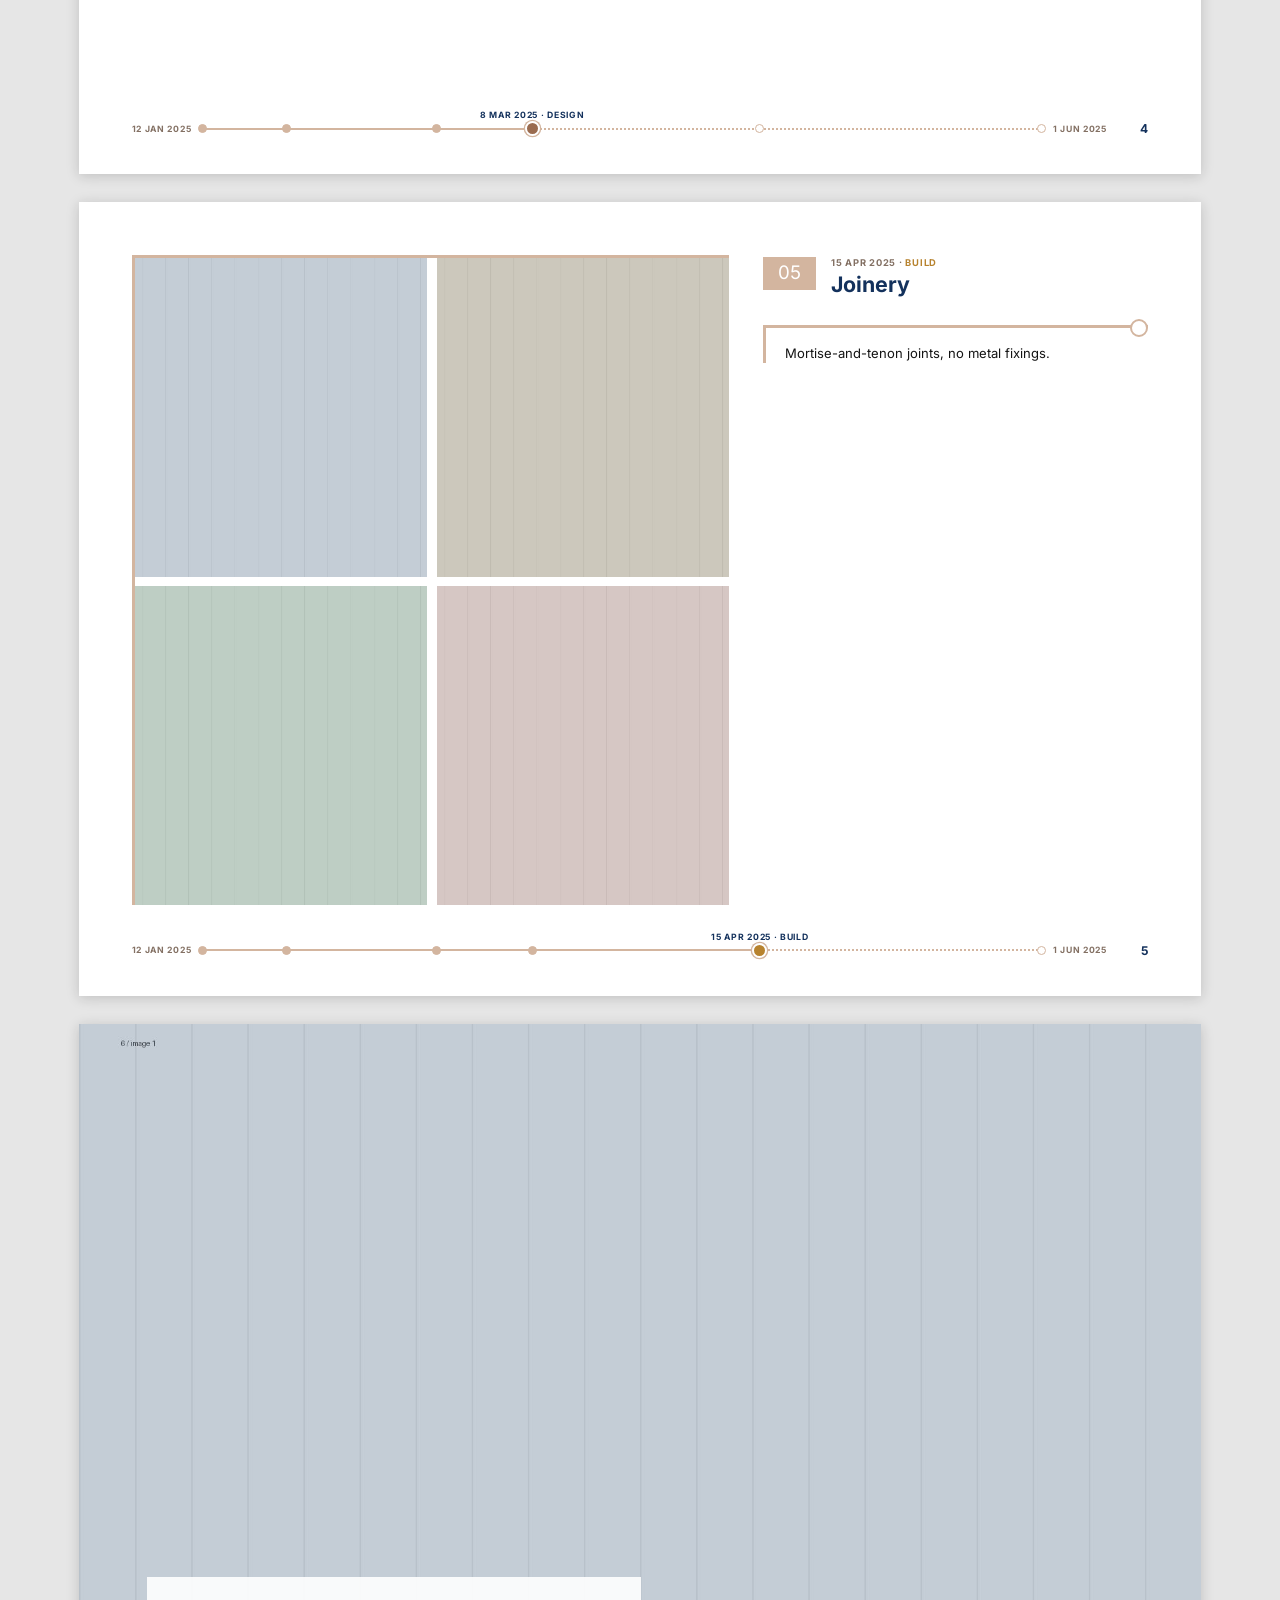
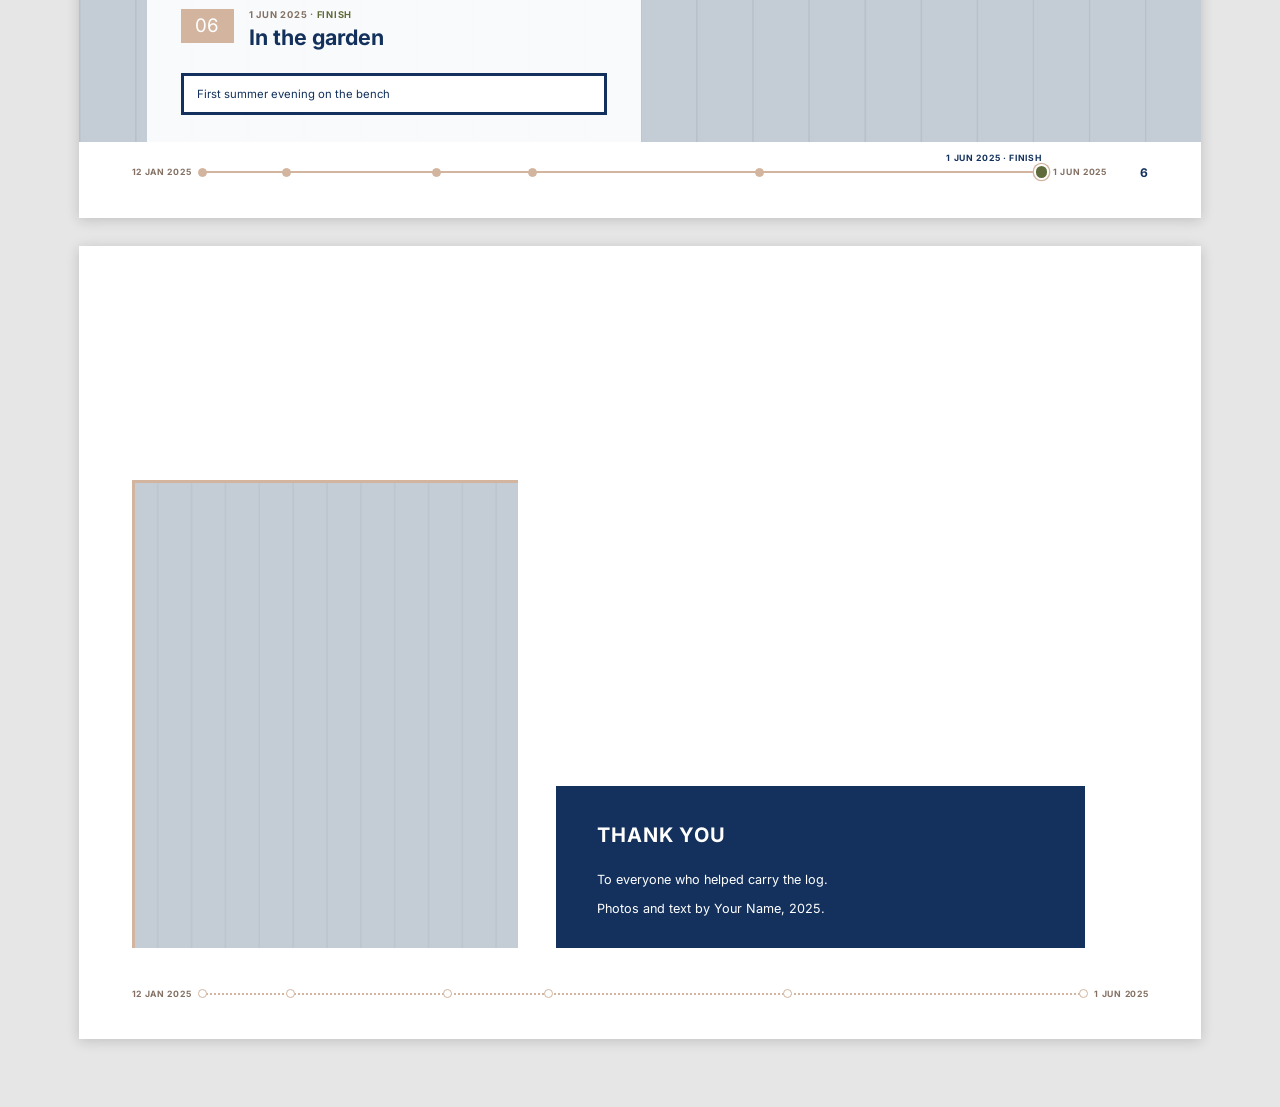
<file: example_project/_output/print.html>
<!doctype html>
<html lang="en">
<head>
<meta charset="utf-8">
<meta name="viewport" content="width=device-width, initial-scale=1">
<title>Oak Bench</title>
<link href="fonts/fonts.css" rel="stylesheet">
<style>
@page { size: 297mm 210mm; margin: 0; }
:root {
  --w: 297mm; --h: 210mm;
  --paper: #FFFFFF; --ink: #141414; --muted: #5E656C; --soft: #F2F2F2;
  --line: #D3B59F; --line-ink: #837063; --dark: #13315C; --accent: #2F55A4;
  --sans: 'Inter', 'Segoe UI', 'Helvetica Neue', Arial, sans-serif;
  --pad: 14mm; --lw: 0.8mm;
}
* { box-sizing: border-box; }
html, body { margin: 0; padding: 0; }
body { font-family: var(--sans); color: var(--ink); background: var(--paper);
  -webkit-print-color-adjust: exact; print-color-adjust: exact; }

.sheet { width: var(--w); height: var(--h); position: relative; overflow: hidden;
  background: var(--paper); page-break-after: always; break-after: page; }
.sheet:last-child { page-break-after: auto; break-after: auto; }
figure { margin: 0; overflow: hidden; background: var(--soft); }
figure img { width: 100%; height: 100%; object-fit: cover; display: block; }
h1, h2 { font-weight: 700; margin: 0; }
p { margin: 0 0 0.7em; }
em { color: var(--muted); }

/* ---------- cover: photo with a translucent white band on the left */
.cover .cover-img { position: absolute; inset: 0; }
.cover-text { position: absolute; top: 0; bottom: 0; left: 18mm; width: 44%;
  padding: 0 11mm; display: flex; flex-direction: column; justify-content: center; }
.cover.has-img .cover-text { background: rgba(255, 255, 255, 0.86); }
.cover.no-img .cover-text { border-left: var(--lw) solid var(--line); left: 24mm; width: 60%; }
.cover .kicker { font-size: 8pt; font-weight: 700; letter-spacing: 0.12em; text-transform: uppercase;
  color: var(--line-ink); margin-bottom: 5mm; }
.cover h1 { font-size: 28pt; line-height: 1.08; text-transform: uppercase; color: var(--dark); letter-spacing: 0.005em; }
.cover .rule { display: block; width: 18mm; height: var(--lw); background: var(--line); margin: 7mm 0 6mm; }
.cover .subtitle { font-size: 13pt; line-height: 1.4; font-weight: 300; margin: 0; }
.cover .intro { font-size: 9.5pt; line-height: 1.55; margin-top: 5mm; }
.cover .byline { font-size: 8pt; font-weight: 600; letter-spacing: 0.08em; text-transform: uppercase;
  color: var(--muted); margin: 7mm 0 0; }

/* ---------- overview: vertical milestones with a dotted centre line */
.overview h2 { position: absolute; top: var(--pad); left: 0; right: 0; text-align: center; font-size: 15pt;
  text-transform: uppercase; letter-spacing: 0.05em; color: var(--dark); }
.ov-start { position: absolute; top: 27mm; left: 50%; margin-left: -2.4mm; width: 0; height: 0;
  border-left: 2.4mm solid transparent; border-right: 2.4mm solid transparent; border-top: 3mm solid var(--line); }
.ov-tl { position: absolute; top: 38mm; bottom: 20mm; left: var(--pad); right: var(--pad);
  list-style: none; margin: 0; padding: 0; }
.ov-tl::before { content: ""; position: absolute; left: 50%; top: -7mm; bottom: -8mm; margin-left: -0.35mm;
  border-left: 0.7mm dotted var(--line); }
.ov-item { position: absolute; width: calc(50% - 20mm); }
.ov-item.left { right: 50%; }
.ov-item.right { left: 50%; }
.ov-circle { position: absolute; top: -1.8mm; width: 4.4mm; height: 4.4mm; margin-top: 0.1mm; border-radius: 50%;
  background: var(--paper); border: 0.7mm solid var(--line); z-index: 1; }
.left .ov-circle { right: -2.2mm; }
.right .ov-circle { left: -2.2mm; }
.ov-card { position: relative; border-top: var(--lw) solid var(--line); padding: 2mm 4mm 0.5mm; }
.left .ov-card { border-left: var(--lw) solid var(--line); }
.right .ov-card { border-right: var(--lw) solid var(--line); text-align: right; }
.ov-num { position: absolute; top: calc(-1 * var(--lw)); width: 14mm; padding: 1.8mm 0; background: var(--line);
  color: #fff; font-size: 13pt; line-height: 1; text-align: center; }
.left .ov-num { right: calc(100% + 2.5mm); }
.right .ov-num { left: calc(100% + 2.5mm); }
.ov-meta { font-size: 6.8pt; font-weight: 700; letter-spacing: 0.08em; text-transform: uppercase;
  color: var(--line-ink); margin: 0 0 0.8mm; min-height: 2.4mm; }
.ov-meta .phase { color: var(--c); }
.ov-title { font-size: 10.5pt; font-weight: 600; line-height: 1.2; margin: 0; }

/* ---------- content pages */
.page .content { position: absolute; top: var(--pad); left: var(--pad); right: var(--pad);
  bottom: 24mm; display: grid; grid-template-columns: 1.55fr 1fr; gap: 9mm; }
.page-head { position: relative; padding-left: 18mm; min-height: 12mm; margin-bottom: 6mm; }
.page-head .num { position: absolute; left: 0; top: 0; width: 14mm; padding: 2mm 0; background: var(--line);
  color: #fff; font-size: 14pt; line-height: 1; text-align: center; }
.page-head .meta { font-size: 7pt; font-weight: 700; letter-spacing: 0.08em; text-transform: uppercase;
  color: var(--line-ink); margin: 0.4mm 0 1.2mm; min-height: 2.5mm; }
.page-head .phase { color: var(--phase); }
.page-head h2 { font-size: 16pt; line-height: 1.15; color: var(--dark); }
.body { position: relative; font-size: 9.8pt; line-height: 1.55; font-weight: 400;
  border-top: var(--lw) solid var(--line); border-left: var(--lw) solid var(--line); padding: 4mm 0 0 5mm; }
.body::before { content: ""; position: absolute; top: -2.3mm; right: 0; width: 3.8mm; height: 3.8mm;
  border-radius: 50%; background: var(--paper); border: 0.7mm solid var(--line); }
.body ul, .body ol { padding-left: 5mm; margin: 0 0 0.7em; }
.body p:last-child { margin-bottom: 0; }
.caption { font-size: 8.5pt; line-height: 1.45; color: var(--dark); background: var(--paper);
  border: var(--lw) solid var(--dark); padding: 2.6mm 3.6mm; margin: 5mm 0 0; }
.side { overflow: hidden; }

.media { display: grid; gap: 2.5mm; height: 172mm; border-top: var(--lw) solid var(--line);
  border-left: var(--lw) solid var(--line); }
.media figure { height: 100%; }
.media.n1 { grid-template-rows: 171.20mm; }
.media.n2 { grid-template-rows: 84.35mm 84.35mm; }
.media.n3 { grid-template-columns: 1fr 1fr; grid-template-rows: 97.85mm 70.85mm; }
.media.n3 figure:first-child { grid-column: 1 / 3; }
.media.n4 { grid-template-columns: 1fr 1fr; grid-template-rows: 84.35mm 84.35mm; }

.layout-text .content { grid-template-columns: 1fr; }
.text-only { max-width: 165mm; }
.text-only .body { font-size: 11pt; max-width: 150mm; padding-right: 10mm; }
.text-only .caption { max-width: 150mm; }

.layout-full .content { inset: 0; bottom: 20mm; display: block; }
.full-img { position: absolute; inset: 0; }
.full-overlay { position: absolute; left: 18mm; bottom: 0; width: 44%; background: rgba(255, 255, 255, 0.9);
  padding: 8mm 9mm 7mm; }
.full-overlay .page-head { margin-bottom: 0; }

/* ---------- time rail: dotted line, a circle per page */
footer { position: absolute; left: var(--pad); right: var(--pad); bottom: 7mm; height: 10mm;
  display: flex; align-items: center; gap: 5mm; }
.rail { flex: 1; display: flex; align-items: center; gap: 3mm; }
.end-label { font-size: 6.5pt; font-weight: 700; letter-spacing: 0.08em; text-transform: uppercase;
  color: var(--line-ink); white-space: nowrap; }
.track { position: relative; flex: 1; height: 0; border-top: 0.6mm dotted var(--line); }
.fill { position: absolute; left: 0; top: -0.6mm; height: 0.6mm; background: var(--line); }
.dot { position: absolute; top: -0.3mm; width: 2.4mm; height: 2.4mm; margin: -1.2mm 0 0 -1.2mm;
  border-radius: 50%; background: var(--paper); border: 0.5mm solid var(--line); }
.dot.past { background: var(--line); }
.dot.now { width: 4mm; height: 4mm; margin: -2mm 0 0 -2mm; background: var(--c); border: 0.7mm solid var(--paper);
  box-shadow: 0 0 0 0.35mm var(--line); }
.here { position: absolute; bottom: 2.6mm; font-size: 6.5pt; font-weight: 700; letter-spacing: 0.08em;
  text-transform: uppercase; white-space: nowrap; color: var(--dark); }
.here.mid { transform: translateX(-50%); }
.here.end { transform: translateX(-100%); }
.folio { font-size: 9pt; font-weight: 700; color: var(--dark); min-width: 6mm; text-align: right; }

/* ---------- back: photo in a bracket, closing text in a navy block */
.back .back-inner { position: absolute; inset: var(--pad); bottom: 24mm; display: flex; gap: 10mm; align-items: flex-end; }
.back-img { width: 38%; height: 72%; border-top: var(--lw) solid var(--line); border-left: var(--lw) solid var(--line); }
.back-text { flex: 1; max-width: 140mm; background: var(--dark); color: #fff; padding: 9mm 11mm 8mm;
  font-size: 9.5pt; line-height: 1.55; }
.back-text h2 { font-size: 15pt; text-transform: uppercase; letter-spacing: 0.04em; margin-bottom: 5mm; }
.back-text em { color: #D9E0E8; }
.back-text a { color: #fff; }
.back-text p:last-child { margin-bottom: 0; }

/* ---------- screen preview only */

@media screen {
  body { background: #E6E6E6; padding: 72px 0 40px; }
  .sheet { margin: 0 auto 28px; box-shadow: 0 2px 12px rgba(20, 20, 20, .18); }
  .toolbar { position: fixed; top: 0; left: 0; right: 0; height: 52px; z-index: 10; display: flex; gap: 16px;
    align-items: center; padding: 0 24px; background: #fff; color: var(--ink); font-size: 14px;
    border-top: 4px solid var(--accent); box-shadow: 0 5px 7px -5px #999; }
  .toolbar strong { text-transform: uppercase; letter-spacing: .04em; color: var(--dark); }
  .toolbar span { color: var(--muted); }
  .toolbar a, .toolbar button { font: inherit; font-weight: 600; background: none; color: var(--dark);
    border: 2px solid var(--dark); padding: 4px 12px; cursor: pointer; text-decoration: none; }
  .toolbar a:hover, .toolbar button:hover { background: var(--dark); color: #fff; }
  .toolbar a:focus-visible, .toolbar button:focus-visible { outline: 2px solid var(--accent); outline-offset: 2px; }
  .toolbar .grow { flex: 1; }
  body.spread .book { display: flex; flex-wrap: wrap; justify-content: center; gap: 0 28px; }
  body.spread .sheet { margin: 0 0 28px; zoom: .5; }
}
@media print { .toolbar { display: none; } }
</style>
</head>
<body>
<main class="book">
  <section class="sheet cover has-img">
    <figure class="cover-img"><img src="_img/0eb3eff7cdeb.jpg" alt=""></figure>
    <div class="cover-text">
      <p class="kicker">12 Jan 2025 to 1 Jun 2025</p>
      <h1>Oak Bench</h1>
      <span class="rule"></span>
      <p class='subtitle'>A garden bench, from sketch to seat</p>
      
      <p class='byline'>Your Name</p>
    </div>
  </section>
  <section class="sheet overview">
    <h2>The journey</h2>
    <span class="ov-start"></span>
    <ol class="ov-tl">
      <li class="ov-item left" style="top:0.00%;--c:#13315C">
        <span class="ov-circle"></span>
        <div class="ov-card">
          <span class="ov-num">01</span>
          <p class="ov-meta">12 Jan 2025 · <span class="phase">Idea</span></p>
          <p class="ov-title">The idea</p>
        </div>
      </li>
      <li class="ov-item right" style="top:16.67%;--c:#9A6B4F">
        <span class="ov-circle"></span>
        <div class="ov-card">
          <span class="ov-num">02</span>
          <p class="ov-meta">26 Jan 2025 · <span class="phase">Design</span></p>
          <p class="ov-title">First sketches</p>
        </div>
      </li>
      <li class="ov-item left" style="top:33.33%;--c:#3F6470">
        <span class="ov-circle"></span>
        <div class="ov-card">
          <span class="ov-num">03</span>
          <p class="ov-meta">20 Feb 2025 · <span class="phase">Prototype</span></p>
          <p class="ov-title">Cardboard model</p>
        </div>
      </li>
      <li class="ov-item right" style="top:50.00%;--c:#9A6B4F">
        <span class="ov-circle"></span>
        <div class="ov-card">
          <span class="ov-num">04</span>
          <p class="ov-meta">8 Mar 2025 · <span class="phase">Design</span></p>
          <p class="ov-title">Choosing the wood</p>
        </div>
      </li>
      <li class="ov-item left" style="top:66.67%;--c:#B7832F">
        <span class="ov-circle"></span>
        <div class="ov-card">
          <span class="ov-num">05</span>
          <p class="ov-meta">15 Apr 2025 · <span class="phase">Build</span></p>
          <p class="ov-title">Joinery</p>
        </div>
      </li>
      <li class="ov-item right" style="top:83.33%;--c:#5F6B3A">
        <span class="ov-circle"></span>
        <div class="ov-card">
          <span class="ov-num">06</span>
          <p class="ov-meta">1 Jun 2025 · <span class="phase">Finish</span></p>
          <p class="ov-title">In the garden</p>
        </div>
      </li></ol>
  </section>
  <section class="sheet page layout-split" style="--phase:#13315C">
    <div class="content">
      <div class="media n1"><figure class=""><img src="_img/f4873120ff74.jpg" alt=""></figure></div>
      <div class="side">
      <header class="page-head">
        <span class="num">01</span>
        <p class="meta">12 Jan 2025 · <span class="phase">Idea</span></p>
        <h2>The idea</h2>
      </header><div class="body"><p>It started with an empty corner of the garden and a fallen oak.</p>
<p>The goal: a bench that seats three and lasts twenty years.</p></div></div></div>
    <footer>
    <div class="rail">
      <span class="end-label start">12 Jan 2025</span>
      <div class="track"><span class="fill" style="width:0.00%"></span><span class="dot now" style="left:0.00%;--c:#13315C"></span><span class="dot" style="left:10.00%;--c:#9A6B4F"></span><span class="dot" style="left:27.86%;--c:#3F6470"></span><span class="dot" style="left:39.29%;--c:#9A6B4F"></span><span class="dot" style="left:66.43%;--c:#B7832F"></span><span class="dot" style="left:100.00%;--c:#5F6B3A"></span><span class="here start" style="left:0.00%">12 Jan 2025 · Idea</span></div>
      <span class="end-label end">1 Jun 2025</span>
    </div><span class="folio">1</span></footer>
  </section>
  <section class="sheet page layout-grid" style="--phase:#9A6B4F">
    <div class="content">
      <div class="media n3 grid"><figure class=""><img src="_img/624c20e6e5e2.jpg" alt=""></figure><figure class=""><img src="_img/dfc3cd96281c.jpg" alt=""></figure><figure class=""><img src="_img/e829c0b112e0.jpg" alt=""></figure></div>
      <div class="side">
      <header class="page-head">
        <span class="num">02</span>
        <p class="meta">26 Jan 2025 · <span class="phase">Design</span></p>
        <h2>First sketches</h2>
      </header><div class="body"><p>Three directions: a slab bench, a slatted bench and a curved one.</p></div><p class="caption">Pencil sketches, versions 1 to 3</p></div></div>
    <footer>
    <div class="rail">
      <span class="end-label start">12 Jan 2025</span>
      <div class="track"><span class="fill" style="width:10.00%"></span><span class="dot past" style="left:0.00%;--c:#13315C"></span><span class="dot now" style="left:10.00%;--c:#9A6B4F"></span><span class="dot" style="left:27.86%;--c:#3F6470"></span><span class="dot" style="left:39.29%;--c:#9A6B4F"></span><span class="dot" style="left:66.43%;--c:#B7832F"></span><span class="dot" style="left:100.00%;--c:#5F6B3A"></span><span class="here start" style="left:10.00%">26 Jan 2025 · Design</span></div>
      <span class="end-label end">1 Jun 2025</span>
    </div><span class="folio">2</span></footer>
  </section>
  <section class="sheet page layout-split" style="--phase:#3F6470">
    <div class="content">
      <div class="media n2"><figure class=""><img src="_img/c85b2122e63b.jpg" alt=""></figure><figure class=""><img src="_img/c215b9d51a7e.jpg" alt=""></figure></div>
      <div class="side">
      <header class="page-head">
        <span class="num">03</span>
        <p class="meta">20 Feb 2025 · <span class="phase">Prototype</span></p>
        <h2>Cardboard model</h2>
      </header><div class="body"><p>A 1:5 model showed the curved version was too hard to build.</p></div></div></div>
    <footer>
    <div class="rail">
      <span class="end-label start">12 Jan 2025</span>
      <div class="track"><span class="fill" style="width:27.86%"></span><span class="dot past" style="left:0.00%;--c:#13315C"></span><span class="dot past" style="left:10.00%;--c:#9A6B4F"></span><span class="dot now" style="left:27.86%;--c:#3F6470"></span><span class="dot" style="left:39.29%;--c:#9A6B4F"></span><span class="dot" style="left:66.43%;--c:#B7832F"></span><span class="dot" style="left:100.00%;--c:#5F6B3A"></span><span class="here mid" style="left:27.86%">20 Feb 2025 · Prototype</span></div>
      <span class="end-label end">1 Jun 2025</span>
    </div><span class="folio">3</span></footer>
  </section>
  <section class="sheet page layout-text" style="--phase:#9A6B4F">
    <div class="content"><div class="text-only">
      <header class="page-head">
        <span class="num">04</span>
        <p class="meta">8 Mar 2025 · <span class="phase">Design</span></p>
        <h2>Choosing the wood</h2>
      </header><div class="body"><p>Oak was dried for six weeks. Moisture target: under 12 %.</p>
<ul>
<li>Seat: 40 mm oak planks</li>
<li>Legs: 70 x 70 mm</li>
<li>Finish: hard wax oil</li>
</ul></div></div></div>
    <footer>
    <div class="rail">
      <span class="end-label start">12 Jan 2025</span>
      <div class="track"><span class="fill" style="width:39.29%"></span><span class="dot past" style="left:0.00%;--c:#13315C"></span><span class="dot past" style="left:10.00%;--c:#9A6B4F"></span><span class="dot past" style="left:27.86%;--c:#3F6470"></span><span class="dot now" style="left:39.29%;--c:#9A6B4F"></span><span class="dot" style="left:66.43%;--c:#B7832F"></span><span class="dot" style="left:100.00%;--c:#5F6B3A"></span><span class="here mid" style="left:39.29%">8 Mar 2025 · Design</span></div>
      <span class="end-label end">1 Jun 2025</span>
    </div><span class="folio">4</span></footer>
  </section>
  <section class="sheet page layout-grid" style="--phase:#B7832F">
    <div class="content">
      <div class="media n4 grid"><figure class=""><img src="_img/2cec401ebb1c.jpg" alt=""></figure><figure class=""><img src="_img/59efe5732ac1.jpg" alt=""></figure><figure class=""><img src="_img/dba932a801ac.jpg" alt=""></figure><figure class=""><img src="_img/6611f14dd1c2.jpg" alt=""></figure></div>
      <div class="side">
      <header class="page-head">
        <span class="num">05</span>
        <p class="meta">15 Apr 2025 · <span class="phase">Build</span></p>
        <h2>Joinery</h2>
      </header><div class="body"><p>Mortise-and-tenon joints, no metal fixings.</p></div></div></div>
    <footer>
    <div class="rail">
      <span class="end-label start">12 Jan 2025</span>
      <div class="track"><span class="fill" style="width:66.43%"></span><span class="dot past" style="left:0.00%;--c:#13315C"></span><span class="dot past" style="left:10.00%;--c:#9A6B4F"></span><span class="dot past" style="left:27.86%;--c:#3F6470"></span><span class="dot past" style="left:39.29%;--c:#9A6B4F"></span><span class="dot now" style="left:66.43%;--c:#B7832F"></span><span class="dot" style="left:100.00%;--c:#5F6B3A"></span><span class="here mid" style="left:66.43%">15 Apr 2025 · Build</span></div>
      <span class="end-label end">1 Jun 2025</span>
    </div><span class="folio">5</span></footer>
  </section>
  <section class="sheet page layout-full" style="--phase:#5F6B3A">
    <div class="content">
      <figure class="full-img"><img src="_img/9fee8c12097e.jpg" alt=""></figure>
      <div class="full-overlay">
      <header class="page-head">
        <span class="num">06</span>
        <p class="meta">1 Jun 2025 · <span class="phase">Finish</span></p>
        <h2>In the garden</h2>
      </header><p class="caption">First summer evening on the bench</p></div></div>
    <footer>
    <div class="rail">
      <span class="end-label start">12 Jan 2025</span>
      <div class="track"><span class="fill" style="width:100.00%"></span><span class="dot past" style="left:0.00%;--c:#13315C"></span><span class="dot past" style="left:10.00%;--c:#9A6B4F"></span><span class="dot past" style="left:27.86%;--c:#3F6470"></span><span class="dot past" style="left:39.29%;--c:#9A6B4F"></span><span class="dot past" style="left:66.43%;--c:#B7832F"></span><span class="dot now" style="left:100.00%;--c:#5F6B3A"></span><span class="here end" style="left:100.00%">1 Jun 2025 · Finish</span></div>
      <span class="end-label end">1 Jun 2025</span>
    </div><span class="folio">6</span></footer>
  </section>
  <section class="sheet back">
    <div class="back-inner">
      <figure class="back-img"><img src="_img/6340632a0f5b.jpg" alt=""></figure>
      <div class="back-text">
        <h2>Thank you</h2>
        <p>To everyone who helped carry the log.</p>
<p>Photos and text by Your Name, 2025.</p>
      </div>
    </div>
    <footer>
    <div class="rail">
      <span class="end-label start">12 Jan 2025</span>
      <div class="track"><span class="dot" style="left:0.00%;--c:#13315C"></span><span class="dot" style="left:10.00%;--c:#9A6B4F"></span><span class="dot" style="left:27.86%;--c:#3F6470"></span><span class="dot" style="left:39.29%;--c:#9A6B4F"></span><span class="dot" style="left:66.43%;--c:#B7832F"></span><span class="dot" style="left:100.00%;--c:#5F6B3A"></span></div>
      <span class="end-label end">1 Jun 2025</span>
    </div></footer>
  </section>
</main>
</body>
</html>
</file>
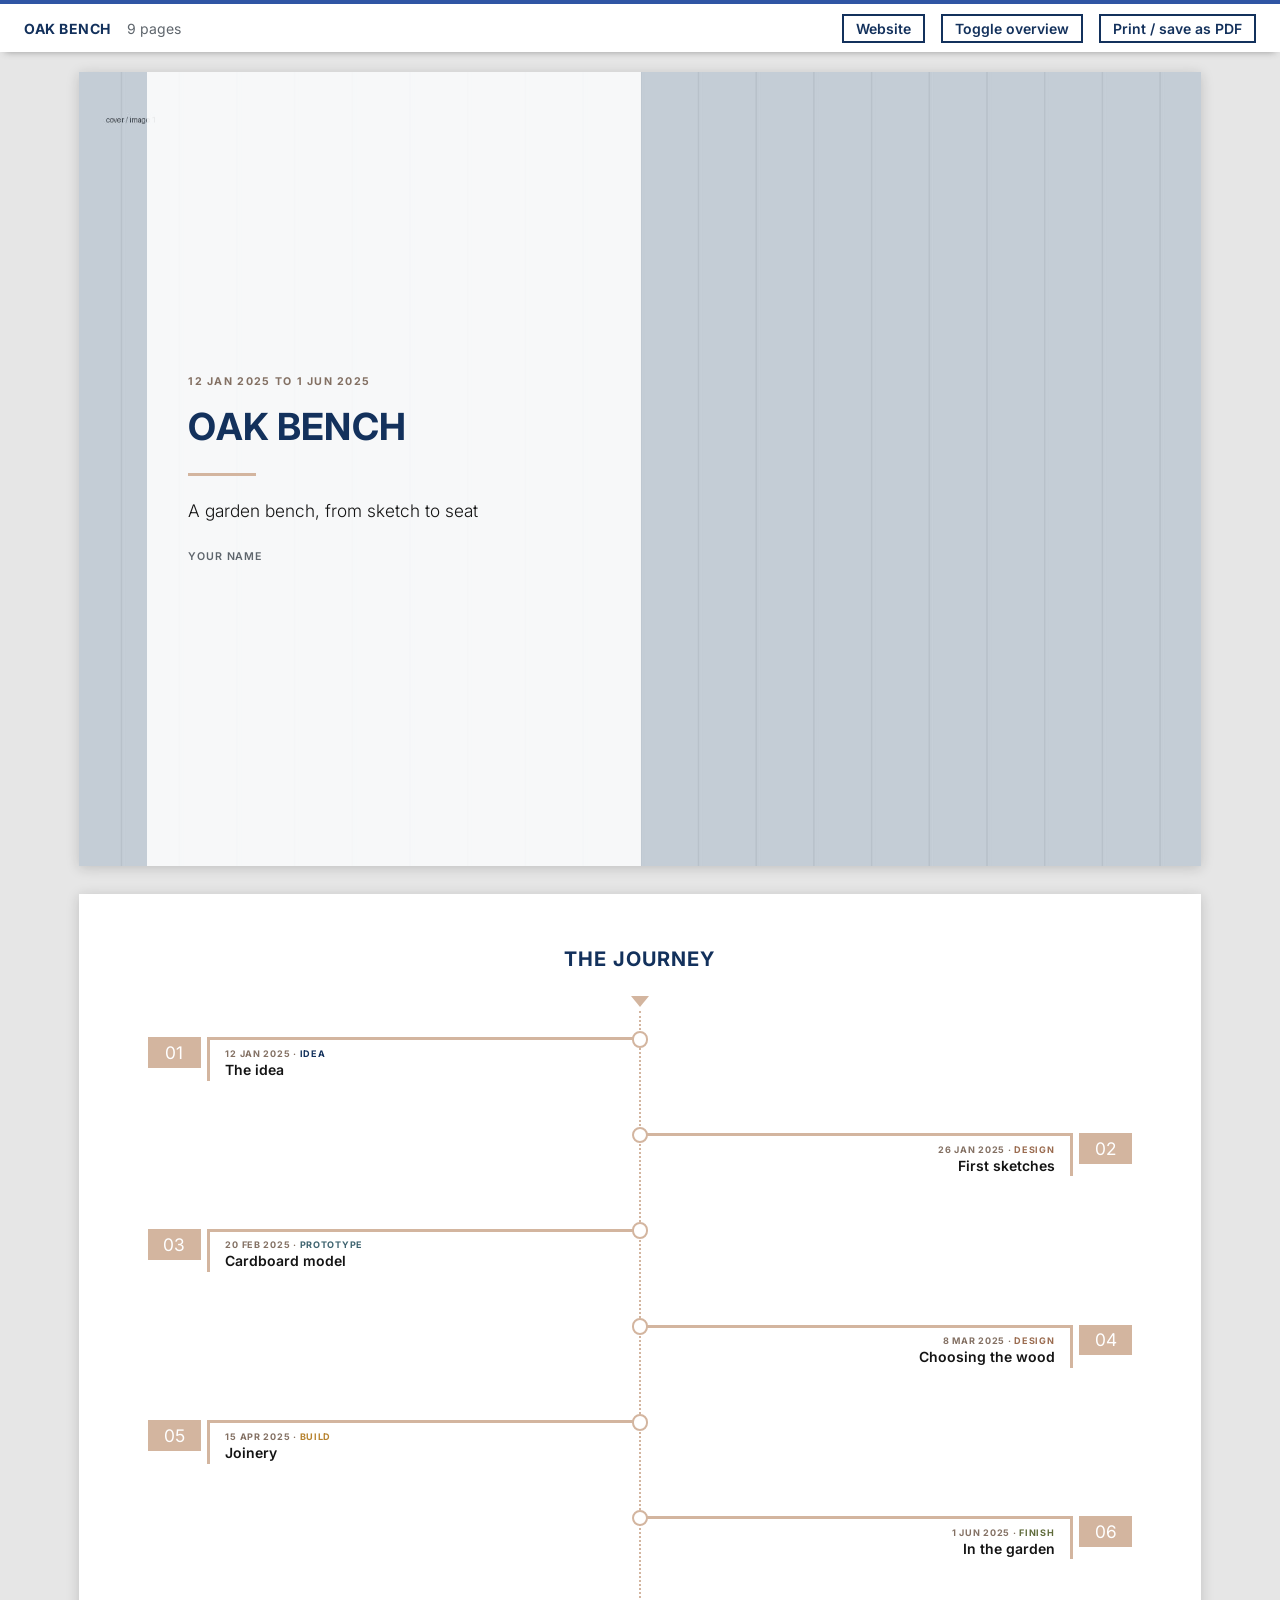
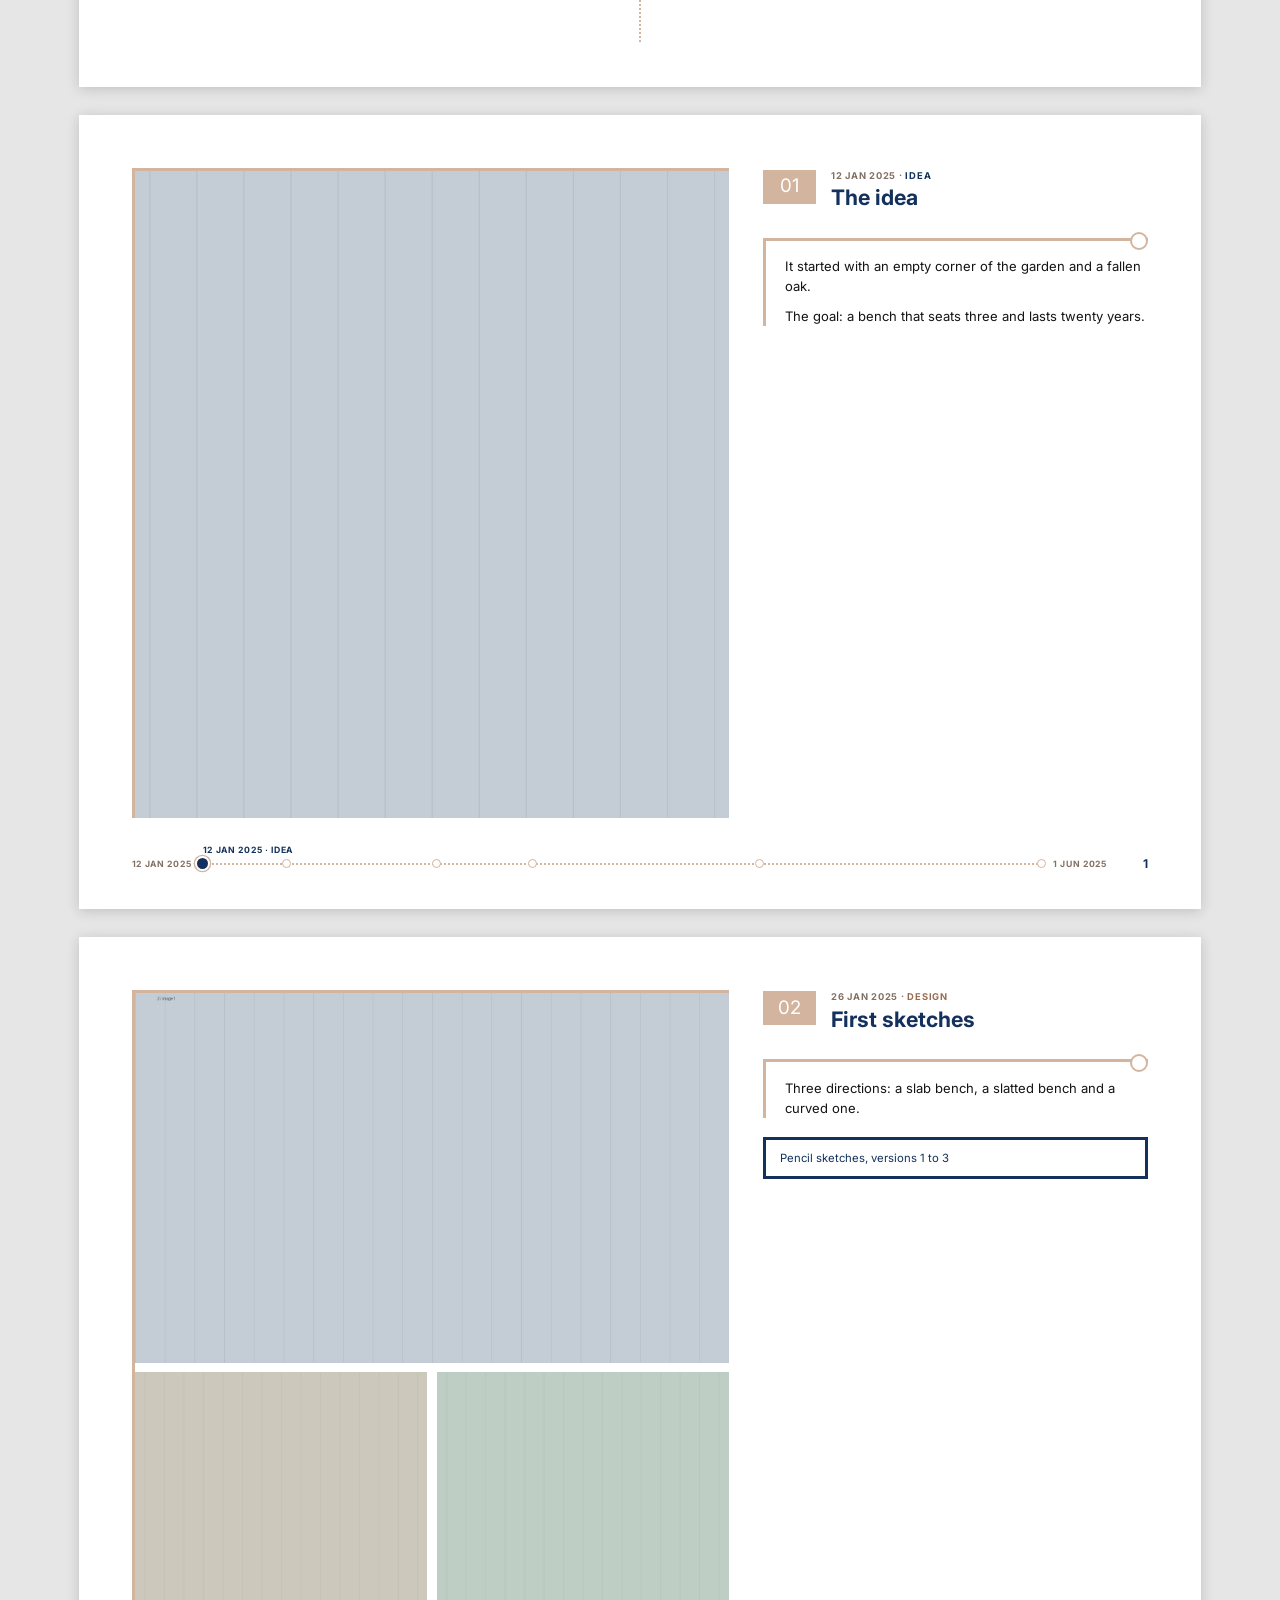
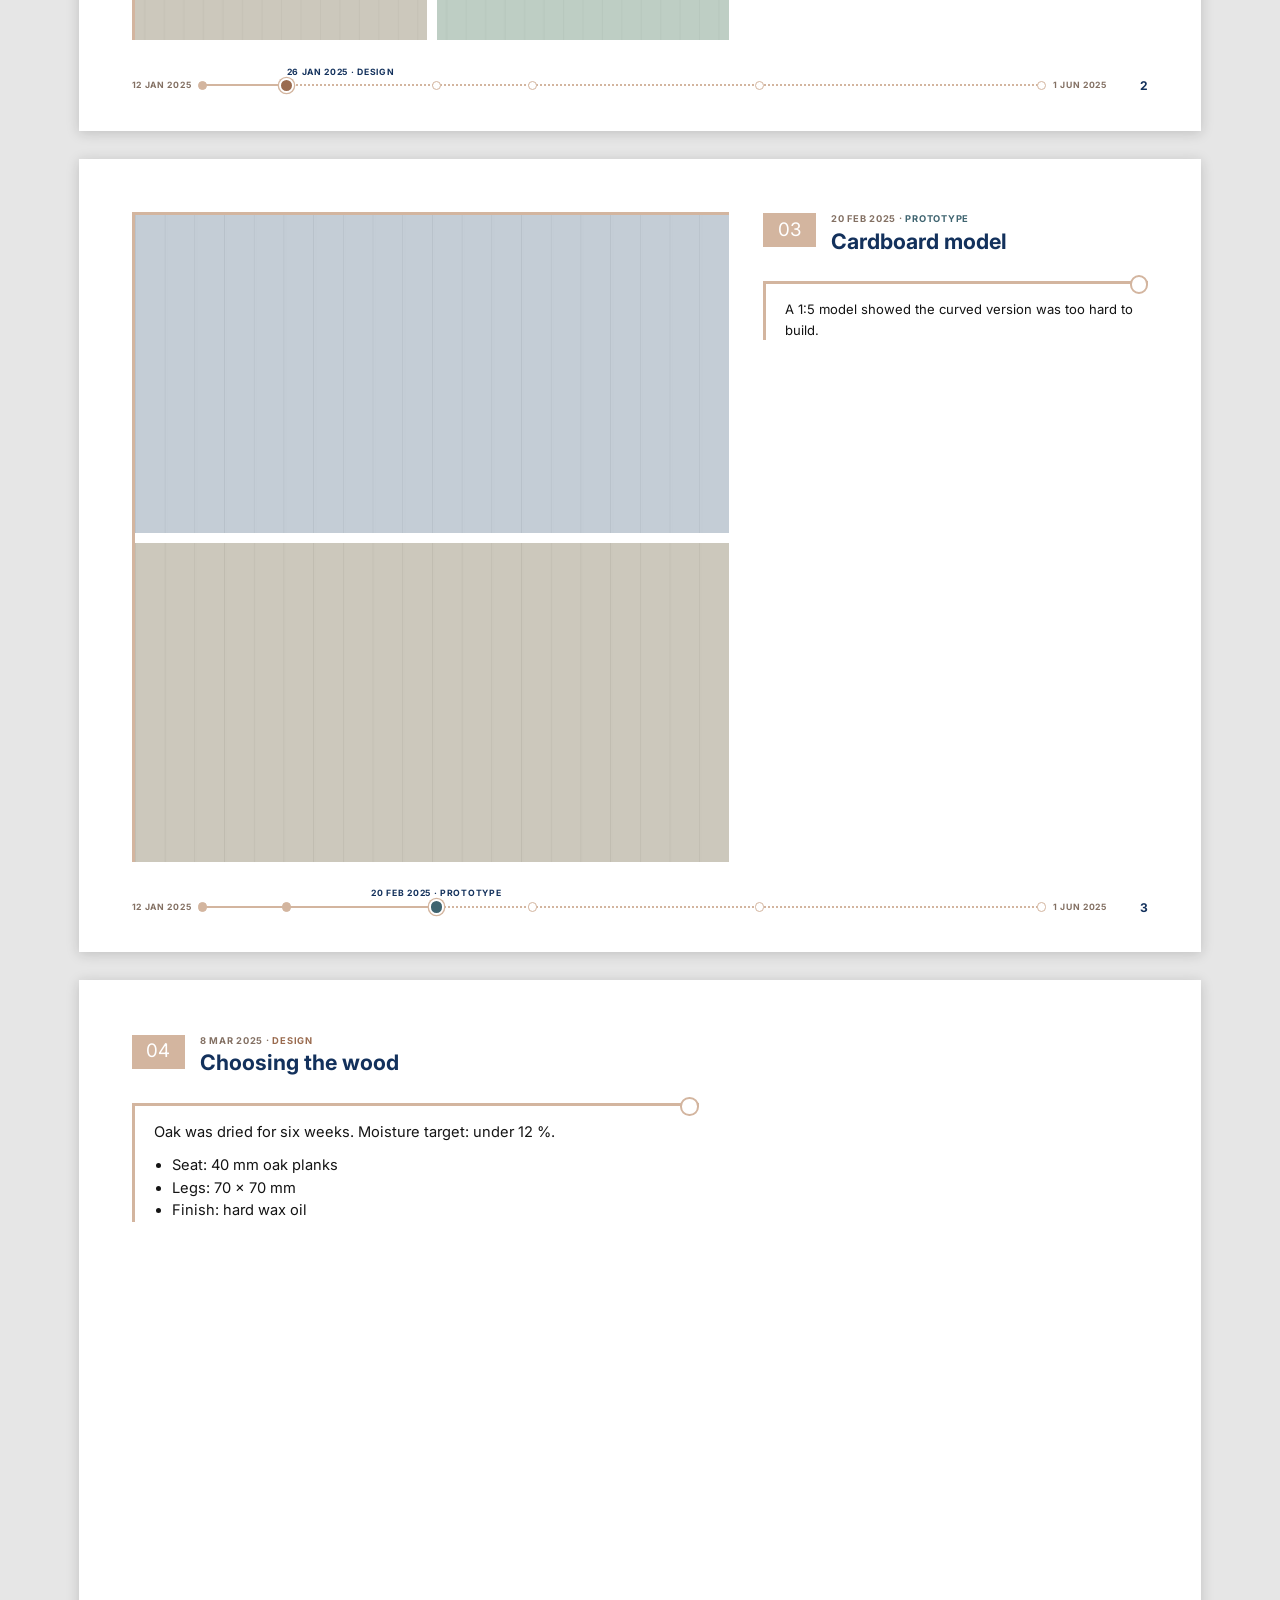
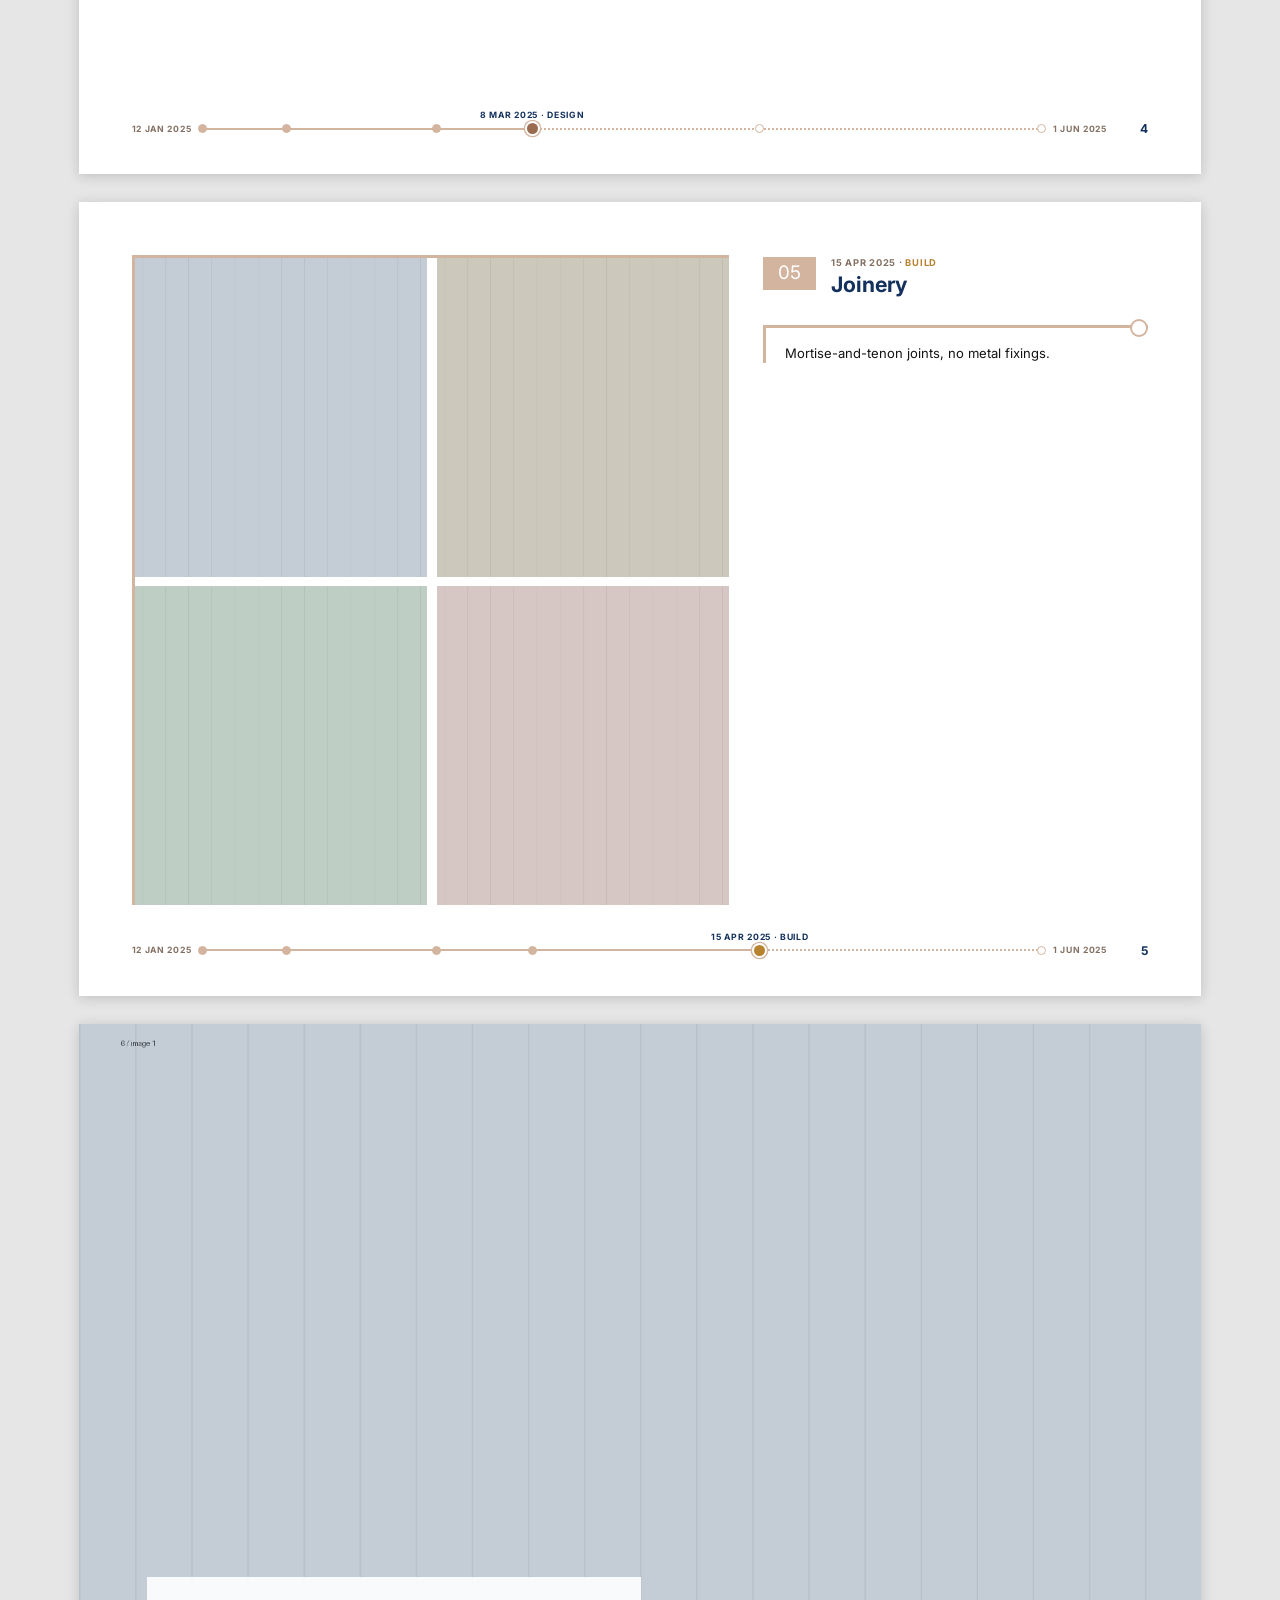
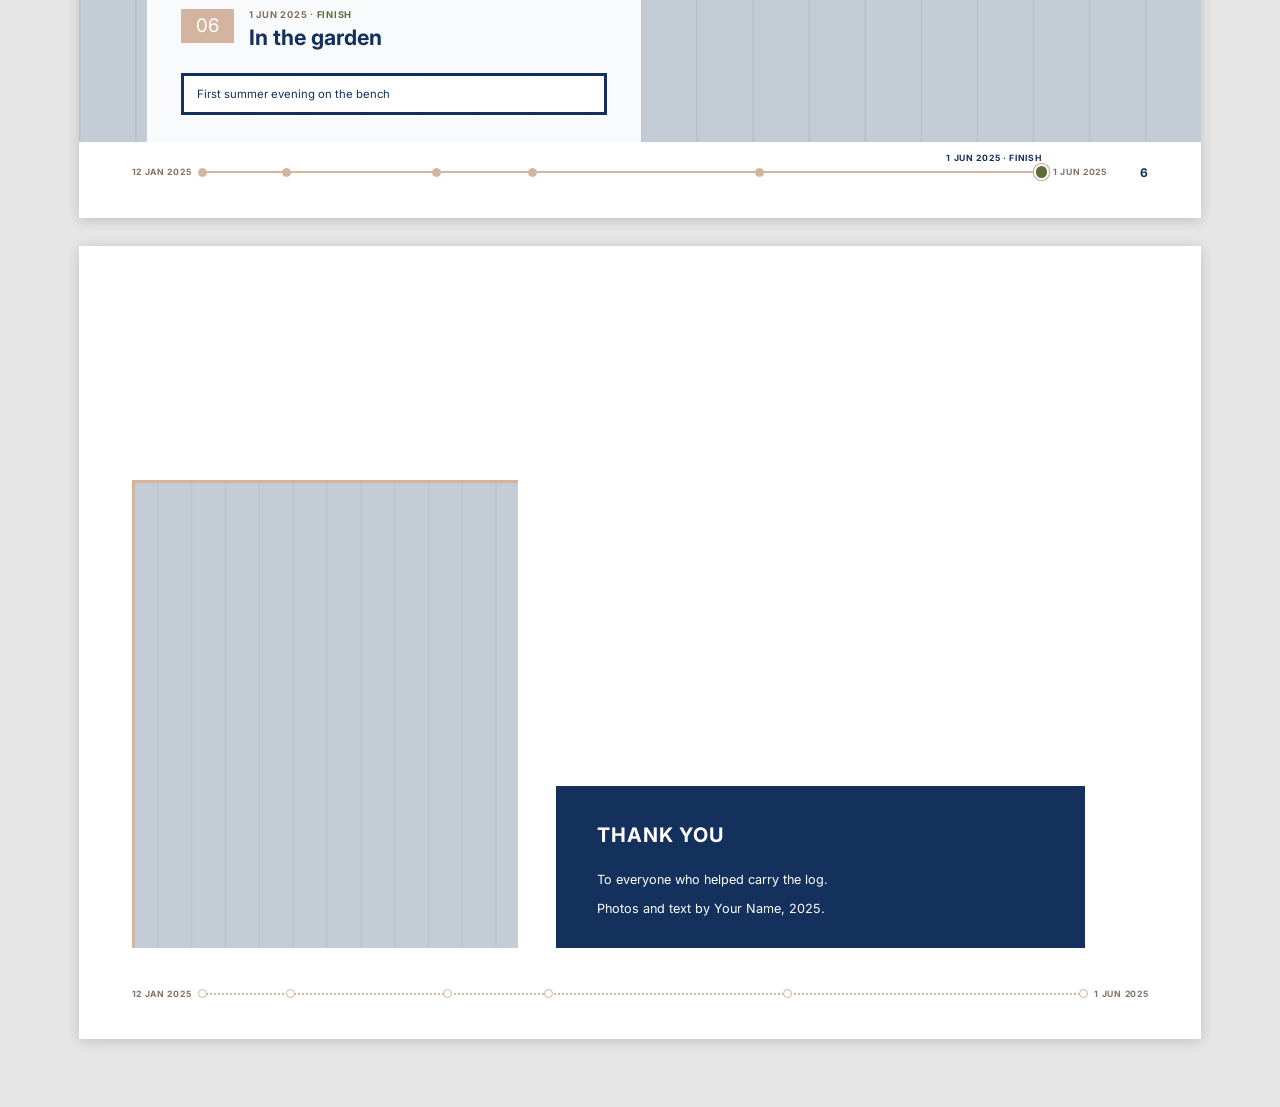
<file: my_project/_output/preview.html>
<!doctype html>
<html lang="en">
<head>
<meta charset="utf-8">
<meta name="viewport" content="width=device-width, initial-scale=1">
<title>Oak Bench</title>
<link rel="preconnect" href="https://fonts.googleapis.com">
<link href="https://fonts.googleapis.com/css2?family=Inter:ital,wght@0,300;0,400;0,600;0,700;1,300;1,400&display=swap" rel="stylesheet">
<style>
@page { size: 297mm 210mm; margin: 0; }
:root {
  --w: 297mm; --h: 210mm;
  --paper: #FFFFFF; --ink: #141414; --muted: #5E656C; --soft: #F2F2F2;
  --line: #D3B59F; --line-ink: #837063; --dark: #13315C; --accent: #2F55A4;
  --sans: 'Inter', 'Segoe UI', 'Helvetica Neue', Arial, sans-serif;
  --pad: 14mm; --lw: 0.8mm;
}
* { box-sizing: border-box; }
html, body { margin: 0; padding: 0; }
body { font-family: var(--sans); color: var(--ink); background: var(--paper);
  -webkit-print-color-adjust: exact; print-color-adjust: exact; }

.sheet { width: var(--w); height: var(--h); position: relative; overflow: hidden;
  background: var(--paper); page-break-after: always; break-after: page; }
.sheet:last-child { page-break-after: auto; break-after: auto; }
figure { margin: 0; overflow: hidden; background: var(--soft); }
figure img { width: 100%; height: 100%; object-fit: cover; display: block; }
h1, h2 { font-weight: 700; margin: 0; }
p { margin: 0 0 0.7em; }
em { color: var(--muted); }

/* ---------- cover: photo with a translucent white band on the left */
.cover .cover-img { position: absolute; inset: 0; }
.cover-text { position: absolute; top: 0; bottom: 0; left: 18mm; width: 44%;
  padding: 0 11mm; display: flex; flex-direction: column; justify-content: center; }
.cover.has-img .cover-text { background: rgba(255, 255, 255, 0.86); }
.cover.no-img .cover-text { border-left: var(--lw) solid var(--line); left: 24mm; width: 60%; }
.cover .kicker { font-size: 8pt; font-weight: 700; letter-spacing: 0.12em; text-transform: uppercase;
  color: var(--line-ink); margin-bottom: 5mm; }
.cover h1 { font-size: 28pt; line-height: 1.08; text-transform: uppercase; color: var(--dark); letter-spacing: 0.005em; }
.cover .rule { display: block; width: 18mm; height: var(--lw); background: var(--line); margin: 7mm 0 6mm; }
.cover .subtitle { font-size: 13pt; line-height: 1.4; font-weight: 300; margin: 0; }
.cover .intro { font-size: 9.5pt; line-height: 1.55; margin-top: 5mm; }
.cover .byline { font-size: 8pt; font-weight: 600; letter-spacing: 0.08em; text-transform: uppercase;
  color: var(--muted); margin: 7mm 0 0; }

/* ---------- overview: vertical milestones with a dotted centre line */
.overview h2 { position: absolute; top: var(--pad); left: 0; right: 0; text-align: center; font-size: 15pt;
  text-transform: uppercase; letter-spacing: 0.05em; color: var(--dark); }
.ov-start { position: absolute; top: 27mm; left: 50%; margin-left: -2.4mm; width: 0; height: 0;
  border-left: 2.4mm solid transparent; border-right: 2.4mm solid transparent; border-top: 3mm solid var(--line); }
.ov-tl { position: absolute; top: 38mm; bottom: 20mm; left: var(--pad); right: var(--pad);
  list-style: none; margin: 0; padding: 0; }
.ov-tl::before { content: ""; position: absolute; left: 50%; top: -7mm; bottom: -8mm; margin-left: -0.35mm;
  border-left: 0.7mm dotted var(--line); }
.ov-item { position: absolute; width: calc(50% - 20mm); }
.ov-item.left { right: 50%; }
.ov-item.right { left: 50%; }
.ov-circle { position: absolute; top: -1.8mm; width: 4.4mm; height: 4.4mm; margin-top: 0.1mm; border-radius: 50%;
  background: var(--paper); border: 0.7mm solid var(--line); z-index: 1; }
.left .ov-circle { right: -2.2mm; }
.right .ov-circle { left: -2.2mm; }
.ov-card { position: relative; border-top: var(--lw) solid var(--line); padding: 2mm 4mm 0.5mm; }
.left .ov-card { border-left: var(--lw) solid var(--line); }
.right .ov-card { border-right: var(--lw) solid var(--line); text-align: right; }
.ov-num { position: absolute; top: calc(-1 * var(--lw)); width: 14mm; padding: 1.8mm 0; background: var(--line);
  color: #fff; font-size: 13pt; line-height: 1; text-align: center; }
.left .ov-num { right: calc(100% + 2.5mm); }
.right .ov-num { left: calc(100% + 2.5mm); }
.ov-meta { font-size: 6.8pt; font-weight: 700; letter-spacing: 0.08em; text-transform: uppercase;
  color: var(--line-ink); margin: 0 0 0.8mm; min-height: 2.4mm; }
.ov-meta .phase { color: var(--c); }
.ov-title { font-size: 10.5pt; font-weight: 600; line-height: 1.2; margin: 0; }

/* ---------- content pages */
.page .content { position: absolute; top: var(--pad); left: var(--pad); right: var(--pad);
  bottom: 24mm; display: grid; grid-template-columns: 1.55fr 1fr; gap: 9mm; }
.page-head { position: relative; padding-left: 18mm; min-height: 12mm; margin-bottom: 6mm; }
.page-head .num { position: absolute; left: 0; top: 0; width: 14mm; padding: 2mm 0; background: var(--line);
  color: #fff; font-size: 14pt; line-height: 1; text-align: center; }
.page-head .meta { font-size: 7pt; font-weight: 700; letter-spacing: 0.08em; text-transform: uppercase;
  color: var(--line-ink); margin: 0.4mm 0 1.2mm; min-height: 2.5mm; }
.page-head .phase { color: var(--phase); }
.page-head h2 { font-size: 16pt; line-height: 1.15; color: var(--dark); }
.body { position: relative; font-size: 9.8pt; line-height: 1.55; font-weight: 400;
  border-top: var(--lw) solid var(--line); border-left: var(--lw) solid var(--line); padding: 4mm 0 0 5mm; }
.body::before { content: ""; position: absolute; top: -2.3mm; right: 0; width: 3.8mm; height: 3.8mm;
  border-radius: 50%; background: var(--paper); border: 0.7mm solid var(--line); }
.body ul, .body ol { padding-left: 5mm; margin: 0 0 0.7em; }
.body p:last-child { margin-bottom: 0; }
.caption { font-size: 8.5pt; line-height: 1.45; color: var(--dark); background: var(--paper);
  border: var(--lw) solid var(--dark); padding: 2.6mm 3.6mm; margin: 5mm 0 0; }
.side { overflow: hidden; }

.media { display: grid; gap: 2.5mm; height: 172mm; border-top: var(--lw) solid var(--line);
  border-left: var(--lw) solid var(--line); }
.media figure { height: 100%; }
.media.n1 { grid-template-rows: 171.20mm; }
.media.n2 { grid-template-rows: 84.35mm 84.35mm; }
.media.n3 { grid-template-columns: 1fr 1fr; grid-template-rows: 97.85mm 70.85mm; }
.media.n3 figure:first-child { grid-column: 1 / 3; }
.media.n4 { grid-template-columns: 1fr 1fr; grid-template-rows: 84.35mm 84.35mm; }

.layout-text .content { grid-template-columns: 1fr; }
.text-only { max-width: 165mm; }
.text-only .body { font-size: 11pt; max-width: 150mm; padding-right: 10mm; }
.text-only .caption { max-width: 150mm; }

.layout-full .content { inset: 0; bottom: 20mm; display: block; }
.full-img { position: absolute; inset: 0; }
.full-overlay { position: absolute; left: 18mm; bottom: 0; width: 44%; background: rgba(255, 255, 255, 0.9);
  padding: 8mm 9mm 7mm; }
.full-overlay .page-head { margin-bottom: 0; }

/* ---------- time rail: dotted line, a circle per page */
footer { position: absolute; left: var(--pad); right: var(--pad); bottom: 7mm; height: 10mm;
  display: flex; align-items: center; gap: 5mm; }
.rail { flex: 1; display: flex; align-items: center; gap: 3mm; }
.end-label { font-size: 6.5pt; font-weight: 700; letter-spacing: 0.08em; text-transform: uppercase;
  color: var(--line-ink); white-space: nowrap; }
.track { position: relative; flex: 1; height: 0; border-top: 0.6mm dotted var(--line); }
.fill { position: absolute; left: 0; top: -0.6mm; height: 0.6mm; background: var(--line); }
.dot { position: absolute; top: -0.3mm; width: 2.4mm; height: 2.4mm; margin: -1.2mm 0 0 -1.2mm;
  border-radius: 50%; background: var(--paper); border: 0.5mm solid var(--line); }
.dot.past { background: var(--line); }
.dot.now { width: 4mm; height: 4mm; margin: -2mm 0 0 -2mm; background: var(--c); border: 0.7mm solid var(--paper);
  box-shadow: 0 0 0 0.35mm var(--line); }
.here { position: absolute; bottom: 2.6mm; font-size: 6.5pt; font-weight: 700; letter-spacing: 0.08em;
  text-transform: uppercase; white-space: nowrap; color: var(--dark); }
.here.mid { transform: translateX(-50%); }
.here.end { transform: translateX(-100%); }
.folio { font-size: 9pt; font-weight: 700; color: var(--dark); min-width: 6mm; text-align: right; }

/* ---------- back: photo in a bracket, closing text in a navy block */
.back .back-inner { position: absolute; inset: var(--pad); bottom: 24mm; display: flex; gap: 10mm; align-items: flex-end; }
.back-img { width: 38%; height: 72%; border-top: var(--lw) solid var(--line); border-left: var(--lw) solid var(--line); }
.back-text { flex: 1; max-width: 140mm; background: var(--dark); color: #fff; padding: 9mm 11mm 8mm;
  font-size: 9.5pt; line-height: 1.55; }
.back-text h2 { font-size: 15pt; text-transform: uppercase; letter-spacing: 0.04em; margin-bottom: 5mm; }
.back-text em { color: #D9E0E8; }
.back-text a { color: #fff; }
.back-text p:last-child { margin-bottom: 0; }

/* ---------- screen preview only */

@media screen {
  body { background: #E6E6E6; padding: 72px 0 40px; }
  .sheet { margin: 0 auto 28px; box-shadow: 0 2px 12px rgba(20, 20, 20, .18); }
  .toolbar { position: fixed; top: 0; left: 0; right: 0; height: 52px; z-index: 10; display: flex; gap: 16px;
    align-items: center; padding: 0 24px; background: #fff; color: var(--ink); font-size: 14px;
    border-top: 4px solid var(--accent); box-shadow: 0 5px 7px -5px #999; }
  .toolbar strong { text-transform: uppercase; letter-spacing: .04em; color: var(--dark); }
  .toolbar span { color: var(--muted); }
  .toolbar a, .toolbar button { font: inherit; font-weight: 600; background: none; color: var(--dark);
    border: 2px solid var(--dark); padding: 4px 12px; cursor: pointer; text-decoration: none; }
  .toolbar a:hover, .toolbar button:hover { background: var(--dark); color: #fff; }
  .toolbar a:focus-visible, .toolbar button:focus-visible { outline: 2px solid var(--accent); outline-offset: 2px; }
  .toolbar .grow { flex: 1; }
  body.spread .book { display: flex; flex-wrap: wrap; justify-content: center; gap: 0 28px; }
  body.spread .sheet { margin: 0 0 28px; zoom: .5; }
}
@media print { .toolbar { display: none; } }
</style>
</head>
<body>
<div class="toolbar">
  <strong>Oak Bench</strong><span>9 pages</span><span class="grow"></span>
  <a href="index.html">Website</a>
  <button type="button" onclick="document.body.classList.toggle('spread')">Toggle overview</button>
  <button type="button" onclick="window.print()">Print / save as PDF</button>
</div>
<main class="book">
  <section class="sheet cover has-img">
    <figure class="cover-img"><img src="_img/79a89e02b779.jpg" alt=""></figure>
    <div class="cover-text">
      <p class="kicker">12 Jan 2025 to 1 Jun 2025</p>
      <h1>Oak Bench</h1>
      <span class="rule"></span>
      <p class='subtitle'>A garden bench, from sketch to seat</p>
      
      <p class='byline'>Your Name</p>
    </div>
  </section>
  <section class="sheet overview">
    <h2>The journey</h2>
    <span class="ov-start"></span>
    <ol class="ov-tl">
      <li class="ov-item left" style="top:0.00%;--c:#13315C">
        <span class="ov-circle"></span>
        <div class="ov-card">
          <span class="ov-num">01</span>
          <p class="ov-meta">12 Jan 2025 · <span class="phase">Idea</span></p>
          <p class="ov-title">The idea</p>
        </div>
      </li>
      <li class="ov-item right" style="top:16.67%;--c:#9A6B4F">
        <span class="ov-circle"></span>
        <div class="ov-card">
          <span class="ov-num">02</span>
          <p class="ov-meta">26 Jan 2025 · <span class="phase">Design</span></p>
          <p class="ov-title">First sketches</p>
        </div>
      </li>
      <li class="ov-item left" style="top:33.33%;--c:#3F6470">
        <span class="ov-circle"></span>
        <div class="ov-card">
          <span class="ov-num">03</span>
          <p class="ov-meta">20 Feb 2025 · <span class="phase">Prototype</span></p>
          <p class="ov-title">Cardboard model</p>
        </div>
      </li>
      <li class="ov-item right" style="top:50.00%;--c:#9A6B4F">
        <span class="ov-circle"></span>
        <div class="ov-card">
          <span class="ov-num">04</span>
          <p class="ov-meta">8 Mar 2025 · <span class="phase">Design</span></p>
          <p class="ov-title">Choosing the wood</p>
        </div>
      </li>
      <li class="ov-item left" style="top:66.67%;--c:#B7832F">
        <span class="ov-circle"></span>
        <div class="ov-card">
          <span class="ov-num">05</span>
          <p class="ov-meta">15 Apr 2025 · <span class="phase">Build</span></p>
          <p class="ov-title">Joinery</p>
        </div>
      </li>
      <li class="ov-item right" style="top:83.33%;--c:#5F6B3A">
        <span class="ov-circle"></span>
        <div class="ov-card">
          <span class="ov-num">06</span>
          <p class="ov-meta">1 Jun 2025 · <span class="phase">Finish</span></p>
          <p class="ov-title">In the garden</p>
        </div>
      </li></ol>
  </section>
  <section class="sheet page layout-split" style="--phase:#13315C">
    <div class="content">
      <div class="media n1"><figure class=""><img src="_img/4c57617f1410.jpg" alt=""></figure></div>
      <div class="side">
      <header class="page-head">
        <span class="num">01</span>
        <p class="meta">12 Jan 2025 · <span class="phase">Idea</span></p>
        <h2>The idea</h2>
      </header><div class="body"><p>It started with an empty corner of the garden and a fallen oak.</p>
<p>The goal: a bench that seats three and lasts twenty years.</p></div></div></div>
    <footer>
    <div class="rail">
      <span class="end-label start">12 Jan 2025</span>
      <div class="track"><span class="fill" style="width:0.00%"></span><span class="dot now" style="left:0.00%;--c:#13315C"></span><span class="dot" style="left:10.00%;--c:#9A6B4F"></span><span class="dot" style="left:27.86%;--c:#3F6470"></span><span class="dot" style="left:39.29%;--c:#9A6B4F"></span><span class="dot" style="left:66.43%;--c:#B7832F"></span><span class="dot" style="left:100.00%;--c:#5F6B3A"></span><span class="here start" style="left:0.00%">12 Jan 2025 · Idea</span></div>
      <span class="end-label end">1 Jun 2025</span>
    </div><span class="folio">1</span></footer>
  </section>
  <section class="sheet page layout-grid" style="--phase:#9A6B4F">
    <div class="content">
      <div class="media n3 grid"><figure class=""><img src="_img/1faf9d2a7ffa.jpg" alt=""></figure><figure class=""><img src="_img/4c77fd75d622.jpg" alt=""></figure><figure class=""><img src="_img/c33bdd4eca1e.jpg" alt=""></figure></div>
      <div class="side">
      <header class="page-head">
        <span class="num">02</span>
        <p class="meta">26 Jan 2025 · <span class="phase">Design</span></p>
        <h2>First sketches</h2>
      </header><div class="body"><p>Three directions: a slab bench, a slatted bench and a curved one.</p></div><p class="caption">Pencil sketches, versions 1 to 3</p></div></div>
    <footer>
    <div class="rail">
      <span class="end-label start">12 Jan 2025</span>
      <div class="track"><span class="fill" style="width:10.00%"></span><span class="dot past" style="left:0.00%;--c:#13315C"></span><span class="dot now" style="left:10.00%;--c:#9A6B4F"></span><span class="dot" style="left:27.86%;--c:#3F6470"></span><span class="dot" style="left:39.29%;--c:#9A6B4F"></span><span class="dot" style="left:66.43%;--c:#B7832F"></span><span class="dot" style="left:100.00%;--c:#5F6B3A"></span><span class="here start" style="left:10.00%">26 Jan 2025 · Design</span></div>
      <span class="end-label end">1 Jun 2025</span>
    </div><span class="folio">2</span></footer>
  </section>
  <section class="sheet page layout-split" style="--phase:#3F6470">
    <div class="content">
      <div class="media n2"><figure class=""><img src="_img/94a2cc891f08.jpg" alt=""></figure><figure class=""><img src="_img/e382582b2242.jpg" alt=""></figure></div>
      <div class="side">
      <header class="page-head">
        <span class="num">03</span>
        <p class="meta">20 Feb 2025 · <span class="phase">Prototype</span></p>
        <h2>Cardboard model</h2>
      </header><div class="body"><p>A 1:5 model showed the curved version was too hard to build.</p></div></div></div>
    <footer>
    <div class="rail">
      <span class="end-label start">12 Jan 2025</span>
      <div class="track"><span class="fill" style="width:27.86%"></span><span class="dot past" style="left:0.00%;--c:#13315C"></span><span class="dot past" style="left:10.00%;--c:#9A6B4F"></span><span class="dot now" style="left:27.86%;--c:#3F6470"></span><span class="dot" style="left:39.29%;--c:#9A6B4F"></span><span class="dot" style="left:66.43%;--c:#B7832F"></span><span class="dot" style="left:100.00%;--c:#5F6B3A"></span><span class="here mid" style="left:27.86%">20 Feb 2025 · Prototype</span></div>
      <span class="end-label end">1 Jun 2025</span>
    </div><span class="folio">3</span></footer>
  </section>
  <section class="sheet page layout-text" style="--phase:#9A6B4F">
    <div class="content"><div class="text-only">
      <header class="page-head">
        <span class="num">04</span>
        <p class="meta">8 Mar 2025 · <span class="phase">Design</span></p>
        <h2>Choosing the wood</h2>
      </header><div class="body"><p>Oak was dried for six weeks. Moisture target: under 12 %.</p>
<ul>
<li>Seat: 40 mm oak planks</li>
<li>Legs: 70 x 70 mm</li>
<li>Finish: hard wax oil</li>
</ul></div></div></div>
    <footer>
    <div class="rail">
      <span class="end-label start">12 Jan 2025</span>
      <div class="track"><span class="fill" style="width:39.29%"></span><span class="dot past" style="left:0.00%;--c:#13315C"></span><span class="dot past" style="left:10.00%;--c:#9A6B4F"></span><span class="dot past" style="left:27.86%;--c:#3F6470"></span><span class="dot now" style="left:39.29%;--c:#9A6B4F"></span><span class="dot" style="left:66.43%;--c:#B7832F"></span><span class="dot" style="left:100.00%;--c:#5F6B3A"></span><span class="here mid" style="left:39.29%">8 Mar 2025 · Design</span></div>
      <span class="end-label end">1 Jun 2025</span>
    </div><span class="folio">4</span></footer>
  </section>
  <section class="sheet page layout-grid" style="--phase:#B7832F">
    <div class="content">
      <div class="media n4 grid"><figure class=""><img src="_img/e13732701840.jpg" alt=""></figure><figure class=""><img src="_img/0bfa2589c749.jpg" alt=""></figure><figure class=""><img src="_img/ba8d48e14b80.jpg" alt=""></figure><figure class=""><img src="_img/15a62541e762.jpg" alt=""></figure></div>
      <div class="side">
      <header class="page-head">
        <span class="num">05</span>
        <p class="meta">15 Apr 2025 · <span class="phase">Build</span></p>
        <h2>Joinery</h2>
      </header><div class="body"><p>Mortise-and-tenon joints, no metal fixings.</p></div></div></div>
    <footer>
    <div class="rail">
      <span class="end-label start">12 Jan 2025</span>
      <div class="track"><span class="fill" style="width:66.43%"></span><span class="dot past" style="left:0.00%;--c:#13315C"></span><span class="dot past" style="left:10.00%;--c:#9A6B4F"></span><span class="dot past" style="left:27.86%;--c:#3F6470"></span><span class="dot past" style="left:39.29%;--c:#9A6B4F"></span><span class="dot now" style="left:66.43%;--c:#B7832F"></span><span class="dot" style="left:100.00%;--c:#5F6B3A"></span><span class="here mid" style="left:66.43%">15 Apr 2025 · Build</span></div>
      <span class="end-label end">1 Jun 2025</span>
    </div><span class="folio">5</span></footer>
  </section>
  <section class="sheet page layout-full" style="--phase:#5F6B3A">
    <div class="content">
      <figure class="full-img"><img src="_img/ef1635a3c746.jpg" alt=""></figure>
      <div class="full-overlay">
      <header class="page-head">
        <span class="num">06</span>
        <p class="meta">1 Jun 2025 · <span class="phase">Finish</span></p>
        <h2>In the garden</h2>
      </header><p class="caption">First summer evening on the bench</p></div></div>
    <footer>
    <div class="rail">
      <span class="end-label start">12 Jan 2025</span>
      <div class="track"><span class="fill" style="width:100.00%"></span><span class="dot past" style="left:0.00%;--c:#13315C"></span><span class="dot past" style="left:10.00%;--c:#9A6B4F"></span><span class="dot past" style="left:27.86%;--c:#3F6470"></span><span class="dot past" style="left:39.29%;--c:#9A6B4F"></span><span class="dot past" style="left:66.43%;--c:#B7832F"></span><span class="dot now" style="left:100.00%;--c:#5F6B3A"></span><span class="here end" style="left:100.00%">1 Jun 2025 · Finish</span></div>
      <span class="end-label end">1 Jun 2025</span>
    </div><span class="folio">6</span></footer>
  </section>
  <section class="sheet back">
    <div class="back-inner">
      <figure class="back-img"><img src="_img/dc8e9120f308.jpg" alt=""></figure>
      <div class="back-text">
        <h2>Thank you</h2>
        <p>To everyone who helped carry the log.</p>
<p>Photos and text by Your Name, 2025.</p>
      </div>
    </div>
    <footer>
    <div class="rail">
      <span class="end-label start">12 Jan 2025</span>
      <div class="track"><span class="dot" style="left:0.00%;--c:#13315C"></span><span class="dot" style="left:10.00%;--c:#9A6B4F"></span><span class="dot" style="left:27.86%;--c:#3F6470"></span><span class="dot" style="left:39.29%;--c:#9A6B4F"></span><span class="dot" style="left:66.43%;--c:#B7832F"></span><span class="dot" style="left:100.00%;--c:#5F6B3A"></span></div>
      <span class="end-label end">1 Jun 2025</span>
    </div></footer>
  </section>
</main>
<script>
(function(){ let v=null; setInterval(async()=>{ try{
  const r=await fetch('_version.txt?'+Date.now()); const t=await r.text();
  if(v!==null && t!==v) location.reload(); v=t; }catch(e){} }, 1000); })();
</script>
</body>
</html>
</file>
<file: example_project/_output/fonts/fonts.css>
/* Inter (SIL Open Font License, see OFL.txt) - bundled so book and website work offline.
   Latin + Latin Extended (č, š, ž, ć, đ ...). Files from @fontsource/inter 5. */
@font-face { font-family: 'Inter'; font-style: normal; font-weight: 300; font-display: swap;
  src: url('inter-latin-ext-300-normal.woff2') format('woff2');
  unicode-range: U+0100-02BA, U+02BD-02C5, U+02C7-02CC, U+02CE-02D7, U+02DD-02FF, U+0304, U+0308, U+0329, U+1D00-1DBF, U+1E00-1E9F, U+1EF2-1EFF, U+2020, U+20A0-20AB, U+20AD-20C0, U+2113, U+2C60-2C7F, U+A720-A7FF; }
@font-face { font-family: 'Inter'; font-style: normal; font-weight: 300; font-display: swap;
  src: url('inter-latin-300-normal.woff2') format('woff2');
  unicode-range: U+0000-00FF, U+0131, U+0152-0153, U+02BB-02BC, U+02C6, U+02DA, U+02DC, U+0304, U+0308, U+0329, U+2000-206F, U+20AC, U+2122, U+2191, U+2193, U+2212, U+2215, U+FEFF, U+FFFD; }
@font-face { font-family: 'Inter'; font-style: normal; font-weight: 400; font-display: swap;
  src: url('inter-latin-ext-400-normal.woff2') format('woff2');
  unicode-range: U+0100-02BA, U+02BD-02C5, U+02C7-02CC, U+02CE-02D7, U+02DD-02FF, U+0304, U+0308, U+0329, U+1D00-1DBF, U+1E00-1E9F, U+1EF2-1EFF, U+2020, U+20A0-20AB, U+20AD-20C0, U+2113, U+2C60-2C7F, U+A720-A7FF; }
@font-face { font-family: 'Inter'; font-style: normal; font-weight: 400; font-display: swap;
  src: url('inter-latin-400-normal.woff2') format('woff2');
  unicode-range: U+0000-00FF, U+0131, U+0152-0153, U+02BB-02BC, U+02C6, U+02DA, U+02DC, U+0304, U+0308, U+0329, U+2000-206F, U+20AC, U+2122, U+2191, U+2193, U+2212, U+2215, U+FEFF, U+FFFD; }
@font-face { font-family: 'Inter'; font-style: normal; font-weight: 600; font-display: swap;
  src: url('inter-latin-ext-600-normal.woff2') format('woff2');
  unicode-range: U+0100-02BA, U+02BD-02C5, U+02C7-02CC, U+02CE-02D7, U+02DD-02FF, U+0304, U+0308, U+0329, U+1D00-1DBF, U+1E00-1E9F, U+1EF2-1EFF, U+2020, U+20A0-20AB, U+20AD-20C0, U+2113, U+2C60-2C7F, U+A720-A7FF; }
@font-face { font-family: 'Inter'; font-style: normal; font-weight: 600; font-display: swap;
  src: url('inter-latin-600-normal.woff2') format('woff2');
  unicode-range: U+0000-00FF, U+0131, U+0152-0153, U+02BB-02BC, U+02C6, U+02DA, U+02DC, U+0304, U+0308, U+0329, U+2000-206F, U+20AC, U+2122, U+2191, U+2193, U+2212, U+2215, U+FEFF, U+FFFD; }
@font-face { font-family: 'Inter'; font-style: normal; font-weight: 700; font-display: swap;
  src: url('inter-latin-ext-700-normal.woff2') format('woff2');
  unicode-range: U+0100-02BA, U+02BD-02C5, U+02C7-02CC, U+02CE-02D7, U+02DD-02FF, U+0304, U+0308, U+0329, U+1D00-1DBF, U+1E00-1E9F, U+1EF2-1EFF, U+2020, U+20A0-20AB, U+20AD-20C0, U+2113, U+2C60-2C7F, U+A720-A7FF; }
@font-face { font-family: 'Inter'; font-style: normal; font-weight: 700; font-display: swap;
  src: url('inter-latin-700-normal.woff2') format('woff2');
  unicode-range: U+0000-00FF, U+0131, U+0152-0153, U+02BB-02BC, U+02C6, U+02DA, U+02DC, U+0304, U+0308, U+0329, U+2000-206F, U+20AC, U+2122, U+2191, U+2193, U+2212, U+2215, U+FEFF, U+FFFD; }
@font-face { font-family: 'Inter'; font-style: italic; font-weight: 300; font-display: swap;
  src: url('inter-latin-ext-300-italic.woff2') format('woff2');
  unicode-range: U+0100-02BA, U+02BD-02C5, U+02C7-02CC, U+02CE-02D7, U+02DD-02FF, U+0304, U+0308, U+0329, U+1D00-1DBF, U+1E00-1E9F, U+1EF2-1EFF, U+2020, U+20A0-20AB, U+20AD-20C0, U+2113, U+2C60-2C7F, U+A720-A7FF; }
@font-face { font-family: 'Inter'; font-style: italic; font-weight: 300; font-display: swap;
  src: url('inter-latin-300-italic.woff2') format('woff2');
  unicode-range: U+0000-00FF, U+0131, U+0152-0153, U+02BB-02BC, U+02C6, U+02DA, U+02DC, U+0304, U+0308, U+0329, U+2000-206F, U+20AC, U+2122, U+2191, U+2193, U+2212, U+2215, U+FEFF, U+FFFD; }
@font-face { font-family: 'Inter'; font-style: italic; font-weight: 400; font-display: swap;
  src: url('inter-latin-ext-400-italic.woff2') format('woff2');
  unicode-range: U+0100-02BA, U+02BD-02C5, U+02C7-02CC, U+02CE-02D7, U+02DD-02FF, U+0304, U+0308, U+0329, U+1D00-1DBF, U+1E00-1E9F, U+1EF2-1EFF, U+2020, U+20A0-20AB, U+20AD-20C0, U+2113, U+2C60-2C7F, U+A720-A7FF; }
@font-face { font-family: 'Inter'; font-style: italic; font-weight: 400; font-display: swap;
  src: url('inter-latin-400-italic.woff2') format('woff2');
  unicode-range: U+0000-00FF, U+0131, U+0152-0153, U+02BB-02BC, U+02C6, U+02DA, U+02DC, U+0304, U+0308, U+0329, U+2000-206F, U+20AC, U+2122, U+2191, U+2193, U+2212, U+2215, U+FEFF, U+FFFD; }
</file>
<file: dom_na_gricu/_output/fonts/fonts.css>
/* Inter (SIL Open Font License, see OFL.txt) - bundled so book and website work offline.
   Latin + Latin Extended (č, š, ž, ć, đ ...). Files from @fontsource/inter 5. */
@font-face { font-family: 'Inter'; font-style: normal; font-weight: 300; font-display: swap;
  src: url('inter-latin-ext-300-normal.woff2') format('woff2');
  unicode-range: U+0100-02BA, U+02BD-02C5, U+02C7-02CC, U+02CE-02D7, U+02DD-02FF, U+0304, U+0308, U+0329, U+1D00-1DBF, U+1E00-1E9F, U+1EF2-1EFF, U+2020, U+20A0-20AB, U+20AD-20C0, U+2113, U+2C60-2C7F, U+A720-A7FF; }
@font-face { font-family: 'Inter'; font-style: normal; font-weight: 300; font-display: swap;
  src: url('inter-latin-300-normal.woff2') format('woff2');
  unicode-range: U+0000-00FF, U+0131, U+0152-0153, U+02BB-02BC, U+02C6, U+02DA, U+02DC, U+0304, U+0308, U+0329, U+2000-206F, U+20AC, U+2122, U+2191, U+2193, U+2212, U+2215, U+FEFF, U+FFFD; }
@font-face { font-family: 'Inter'; font-style: normal; font-weight: 400; font-display: swap;
  src: url('inter-latin-ext-400-normal.woff2') format('woff2');
  unicode-range: U+0100-02BA, U+02BD-02C5, U+02C7-02CC, U+02CE-02D7, U+02DD-02FF, U+0304, U+0308, U+0329, U+1D00-1DBF, U+1E00-1E9F, U+1EF2-1EFF, U+2020, U+20A0-20AB, U+20AD-20C0, U+2113, U+2C60-2C7F, U+A720-A7FF; }
@font-face { font-family: 'Inter'; font-style: normal; font-weight: 400; font-display: swap;
  src: url('inter-latin-400-normal.woff2') format('woff2');
  unicode-range: U+0000-00FF, U+0131, U+0152-0153, U+02BB-02BC, U+02C6, U+02DA, U+02DC, U+0304, U+0308, U+0329, U+2000-206F, U+20AC, U+2122, U+2191, U+2193, U+2212, U+2215, U+FEFF, U+FFFD; }
@font-face { font-family: 'Inter'; font-style: normal; font-weight: 600; font-display: swap;
  src: url('inter-latin-ext-600-normal.woff2') format('woff2');
  unicode-range: U+0100-02BA, U+02BD-02C5, U+02C7-02CC, U+02CE-02D7, U+02DD-02FF, U+0304, U+0308, U+0329, U+1D00-1DBF, U+1E00-1E9F, U+1EF2-1EFF, U+2020, U+20A0-20AB, U+20AD-20C0, U+2113, U+2C60-2C7F, U+A720-A7FF; }
@font-face { font-family: 'Inter'; font-style: normal; font-weight: 600; font-display: swap;
  src: url('inter-latin-600-normal.woff2') format('woff2');
  unicode-range: U+0000-00FF, U+0131, U+0152-0153, U+02BB-02BC, U+02C6, U+02DA, U+02DC, U+0304, U+0308, U+0329, U+2000-206F, U+20AC, U+2122, U+2191, U+2193, U+2212, U+2215, U+FEFF, U+FFFD; }
@font-face { font-family: 'Inter'; font-style: normal; font-weight: 700; font-display: swap;
  src: url('inter-latin-ext-700-normal.woff2') format('woff2');
  unicode-range: U+0100-02BA, U+02BD-02C5, U+02C7-02CC, U+02CE-02D7, U+02DD-02FF, U+0304, U+0308, U+0329, U+1D00-1DBF, U+1E00-1E9F, U+1EF2-1EFF, U+2020, U+20A0-20AB, U+20AD-20C0, U+2113, U+2C60-2C7F, U+A720-A7FF; }
@font-face { font-family: 'Inter'; font-style: normal; font-weight: 700; font-display: swap;
  src: url('inter-latin-700-normal.woff2') format('woff2');
  unicode-range: U+0000-00FF, U+0131, U+0152-0153, U+02BB-02BC, U+02C6, U+02DA, U+02DC, U+0304, U+0308, U+0329, U+2000-206F, U+20AC, U+2122, U+2191, U+2193, U+2212, U+2215, U+FEFF, U+FFFD; }
@font-face { font-family: 'Inter'; font-style: italic; font-weight: 300; font-display: swap;
  src: url('inter-latin-ext-300-italic.woff2') format('woff2');
  unicode-range: U+0100-02BA, U+02BD-02C5, U+02C7-02CC, U+02CE-02D7, U+02DD-02FF, U+0304, U+0308, U+0329, U+1D00-1DBF, U+1E00-1E9F, U+1EF2-1EFF, U+2020, U+20A0-20AB, U+20AD-20C0, U+2113, U+2C60-2C7F, U+A720-A7FF; }
@font-face { font-family: 'Inter'; font-style: italic; font-weight: 300; font-display: swap;
  src: url('inter-latin-300-italic.woff2') format('woff2');
  unicode-range: U+0000-00FF, U+0131, U+0152-0153, U+02BB-02BC, U+02C6, U+02DA, U+02DC, U+0304, U+0308, U+0329, U+2000-206F, U+20AC, U+2122, U+2191, U+2193, U+2212, U+2215, U+FEFF, U+FFFD; }
@font-face { font-family: 'Inter'; font-style: italic; font-weight: 400; font-display: swap;
  src: url('inter-latin-ext-400-italic.woff2') format('woff2');
  unicode-range: U+0100-02BA, U+02BD-02C5, U+02C7-02CC, U+02CE-02D7, U+02DD-02FF, U+0304, U+0308, U+0329, U+1D00-1DBF, U+1E00-1E9F, U+1EF2-1EFF, U+2020, U+20A0-20AB, U+20AD-20C0, U+2113, U+2C60-2C7F, U+A720-A7FF; }
@font-face { font-family: 'Inter'; font-style: italic; font-weight: 400; font-display: swap;
  src: url('inter-latin-400-italic.woff2') format('woff2');
  unicode-range: U+0000-00FF, U+0131, U+0152-0153, U+02BB-02BC, U+02C6, U+02DA, U+02DC, U+0304, U+0308, U+0329, U+2000-206F, U+20AC, U+2122, U+2191, U+2193, U+2212, U+2215, U+FEFF, U+FFFD; }
</file>
